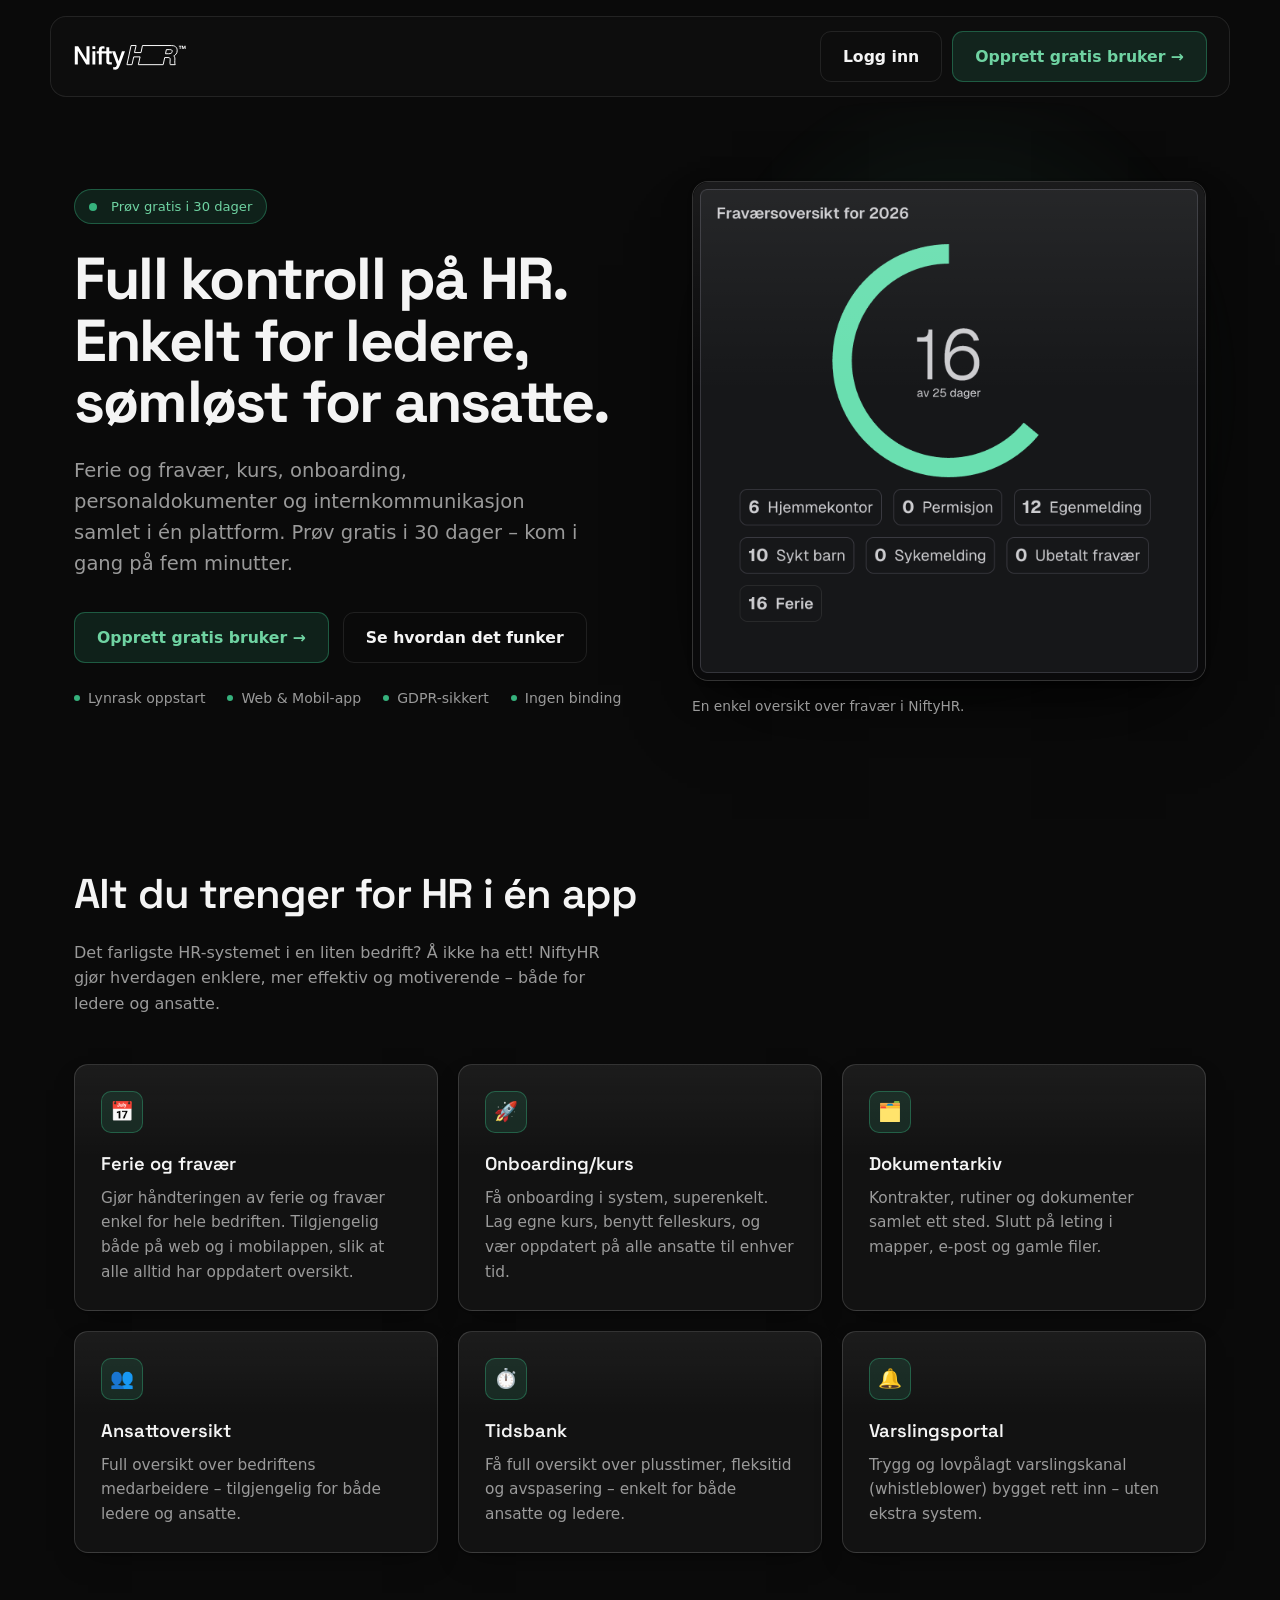
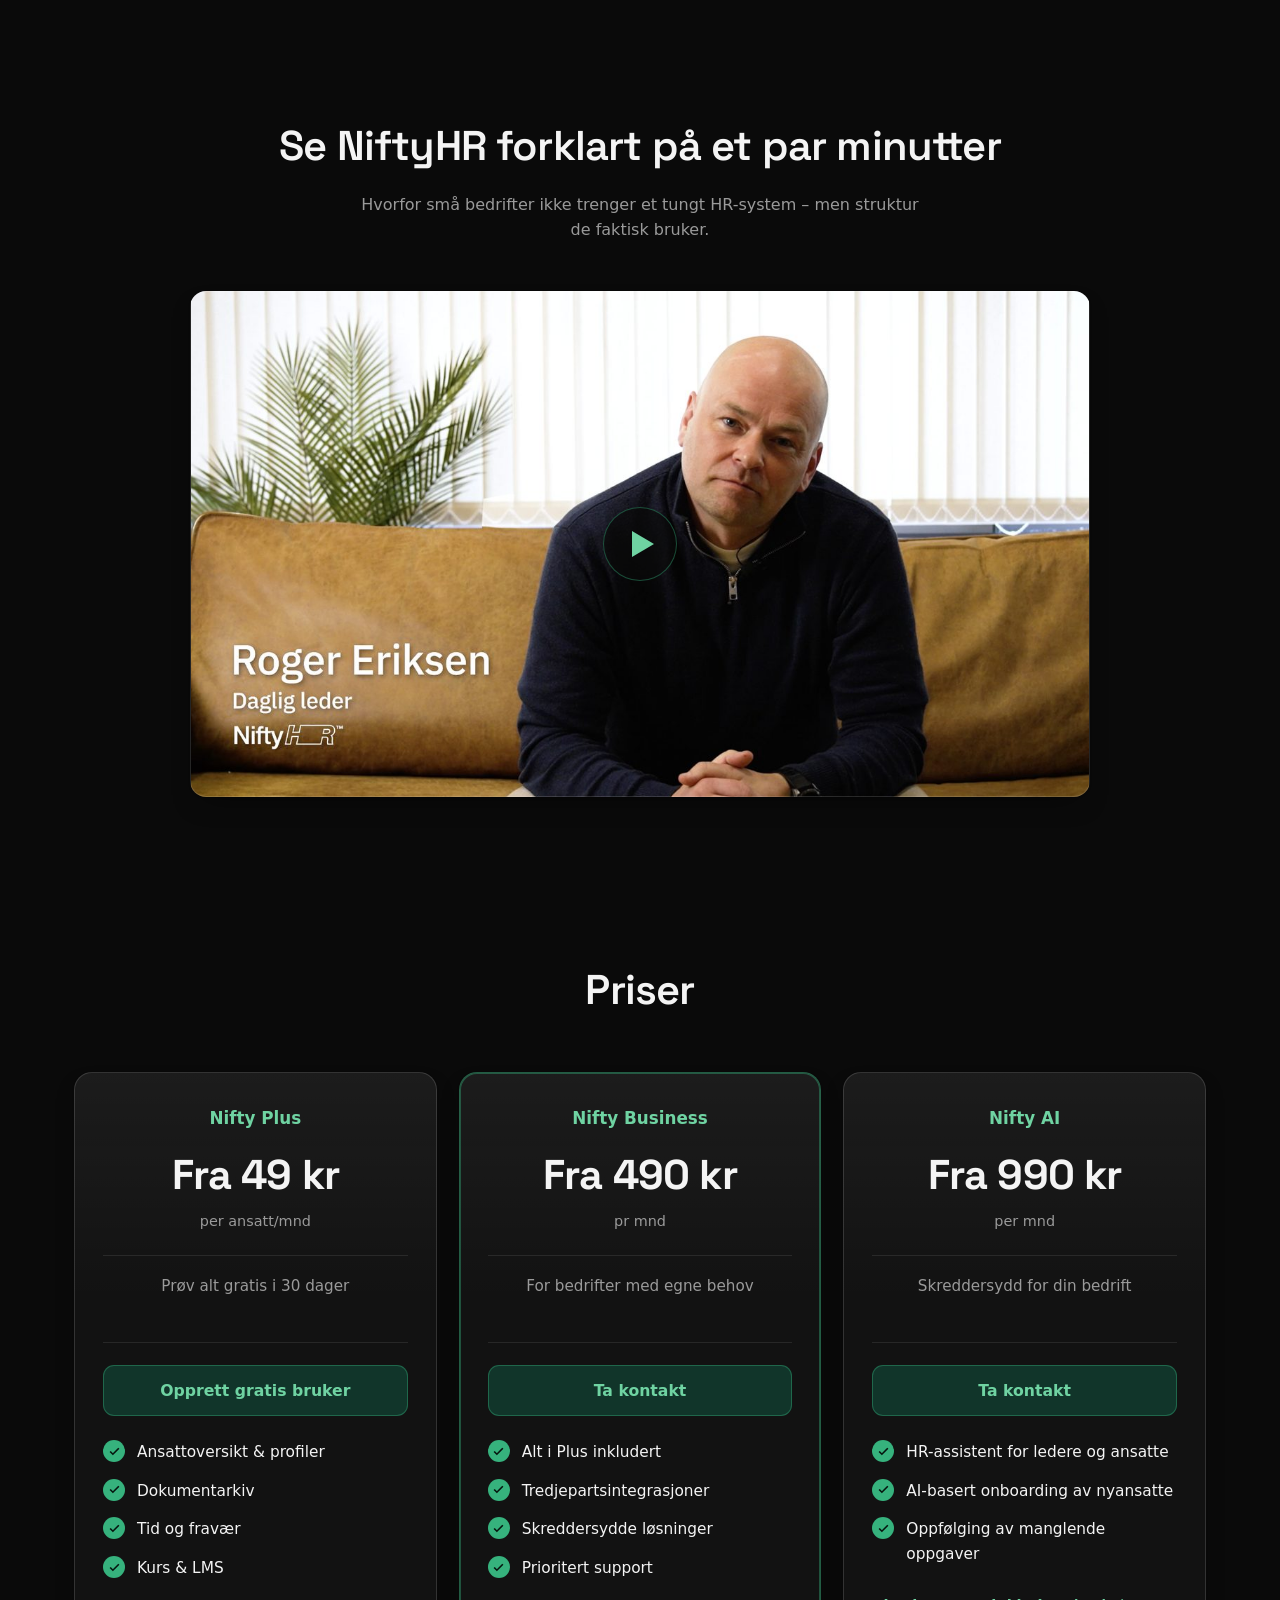
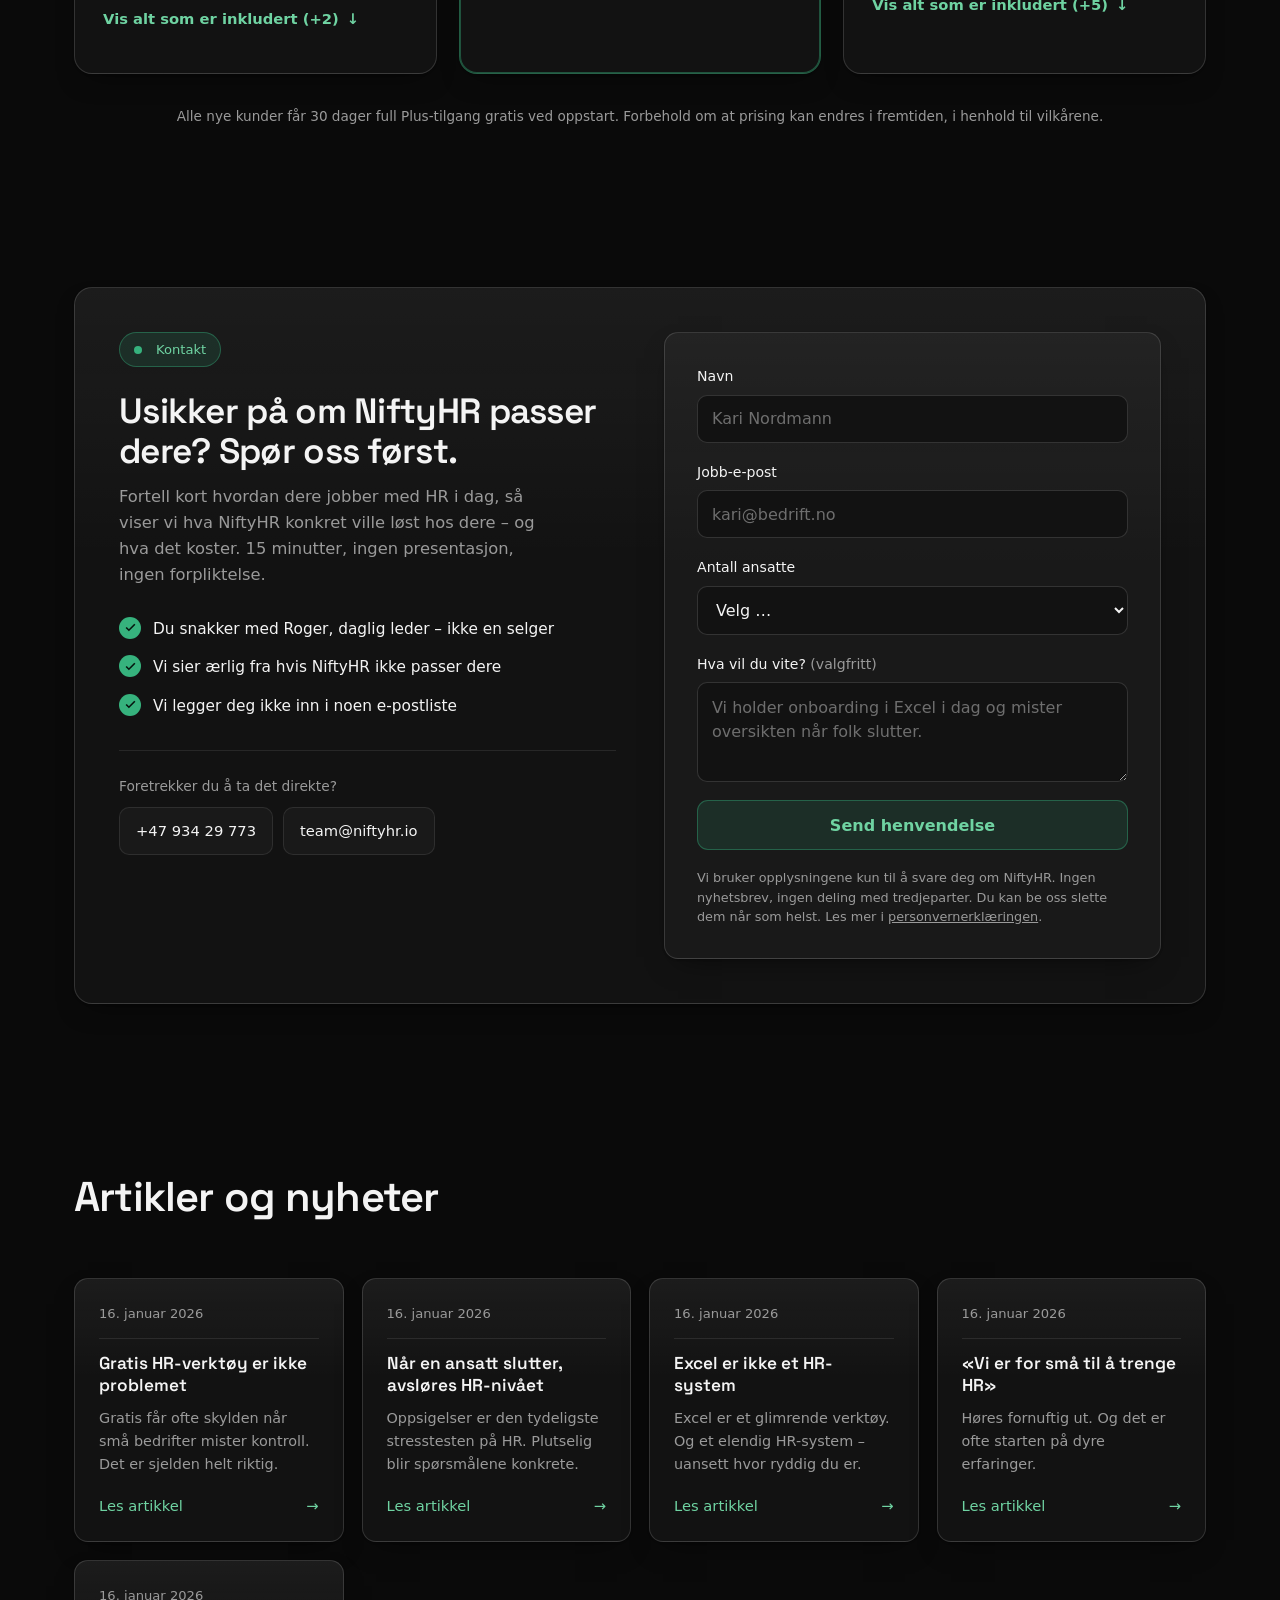
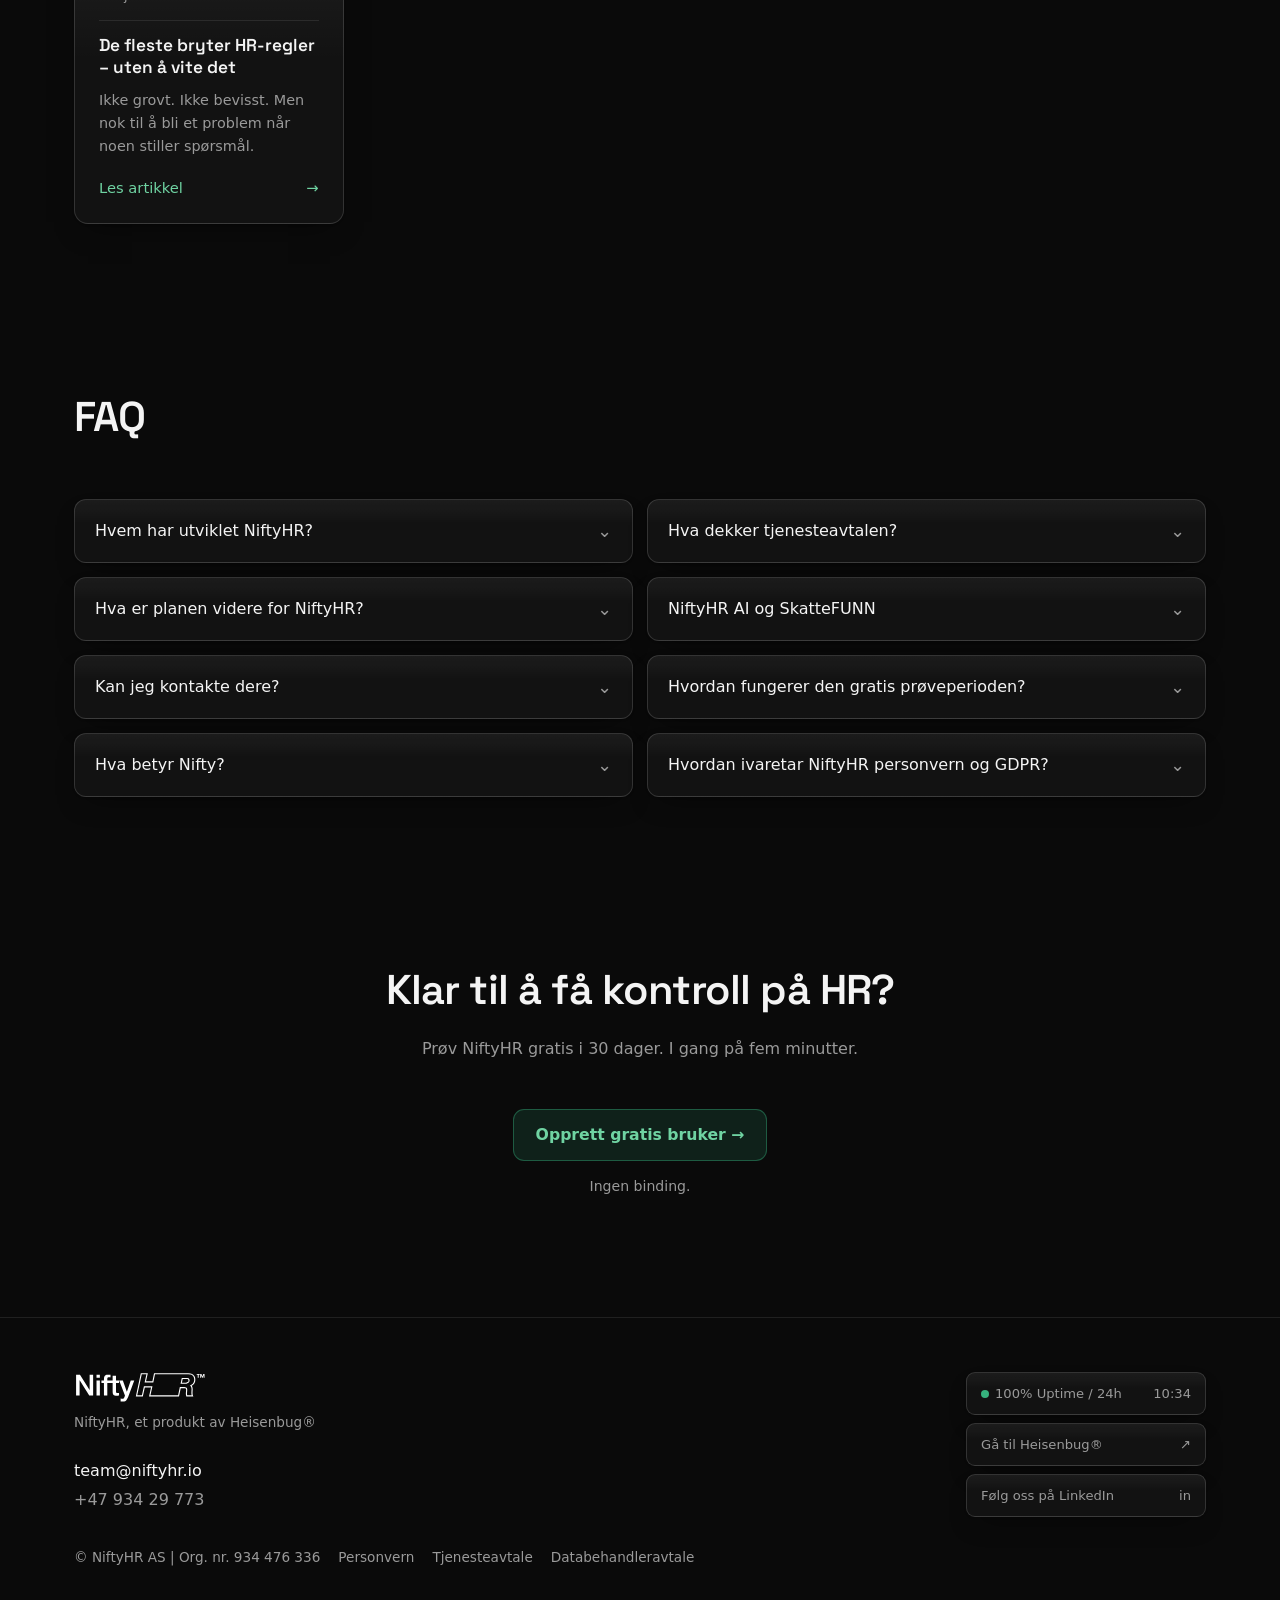
<file: index.html>
<!DOCTYPE html>
<html lang="no">
<head>
<meta charset="UTF-8">
<meta name="viewport" content="width=device-width, initial-scale=1.0">
<title>NiftyHR – Enkelt HR-system for små bedrifter. Gratis å starte.</title>
<meta name="description" content="Onboarding, ferie og fravær, dokumenter og ansattoversikt – samlet i én enkel app. Prøv gratis i 30 dager. Bygget for små og mellomstore bedrifter.">

<!-- OG-tags for deling på LinkedIn/Facebook -->
<meta property="og:title" content="NiftyHR – HR for små bedrifter">
<meta property="og:description" content="Enkelt HR-, onboarding- og fraværssystem. Prøv gratis i 30 dager.">
<meta property="og:type" content="website">
<meta property="og:url" content="https://niftyhr.no">
<link rel="canonical" href="https://niftyhr.no/">

<!-- Display-font (resten systemfont for rask lasting) -->
<link rel="preconnect" href="https://fonts.googleapis.com">
<link rel="preconnect" href="https://fonts.gstatic.com" crossorigin>
<link href="https://fonts.googleapis.com/css2?family=Space+Grotesk:wght@400;500;600;700&display=swap" rel="stylesheet">

<link rel="stylesheet" href="/style.css">

<!-- JSON-LD strukturert data -->
<script type="application/ld+json">
{
  "@context": "https://schema.org",
  "@graph": [
    {
      "@type": "Organization",
      "@id": "https://niftyhr.no/#organization",
      "name": "NiftyHR",
      "url": "https://niftyhr.no/",
      "logo": "https://niftyhr.no/niftyhr-logo.svg",
      "email": "team@niftyhr.io",
      "telephone": "+47 934 29 773",
      "description": "Enkelt, praktisk HR-system for små bedrifter uten HR-avdeling. Prøv gratis i 30 dager.",
      "sameAs": ["https://www.linkedin.com/company/nifty-hr/"],
      "parentOrganization": {
        "@type": "Organization",
        "name": "Heisenbug",
        "url": "https://heisenbug.no/"
      }
    },
    {
      "@type": "WebSite",
      "@id": "https://niftyhr.no/#website",
      "url": "https://niftyhr.no/",
      "name": "NiftyHR",
      "inLanguage": "no",
      "publisher": { "@id": "https://niftyhr.no/#organization" }
    }
  ]
}
</script>
</head>
<body>

  <!-- ============ Header ============ -->
  <div class="topbar">
    <div class="topbar-inner">
      <a class="logo-link" href="/" aria-label="NiftyHR"><img class="logo-img" src="/niftyhr-logo.svg" alt="NiftyHR"></a>
      <div class="cta-group">
        <a class="btn btn-ghost header-login" href="https://www.niftyhr.io/auth/login">Logg inn</a>
        <a class="btn btn-green" href="https://www.niftyhr.io/auth/sign-up">Opprett gratis bruker →</a>
      </div>
    </div>
  </div>

  <!-- ============ Hero ============ -->
  <section class="hero">
    <div class="wrap hero-grid">
      <div>
        <span class="eyebrow"><span class="dot"></span> Prøv gratis i 30 dager</span>
        <h1>Full kontroll på HR. Enkelt for ledere, sømløst for ansatte.</h1>
        <p class="lead">Ferie og fravær, kurs, onboarding, personaldokumenter og internkommunikasjon samlet i én plattform. Prøv gratis i 30 dager – kom i gang på fem minutter.</p>
        <div class="cta-row">
          <a class="btn btn-green" href="https://www.niftyhr.io/auth/sign-up">Opprett gratis bruker →</a>
          <a class="btn btn-ghost" href="#video">Se hvordan det funker</a>
        </div>
        <div class="trust">
          <span>Lynrask oppstart</span>
          <span>Web &amp; Mobil-app</span>
          <span>GDPR-sikkert</span>
          <span>Ingen binding</span>
        </div>
      </div>

      <!-- Ekte skjermbilde fra NiftyHR -->
      <figure class="shot" data-reveal data-reveal-delay="140">
        <div class="frame">
          <img src="/niftyhr-fravaersoversikt.png" width="1318" height="1282"
               alt="Fraværsoversikt for 2026 i NiftyHR: 16 av 25 feriedager brukt, fordelt på hjemmekontor, egenmelding, sykt barn og ferie"
               loading="eager" fetchpriority="high">
        </div>
        <figcaption>En enkel oversikt over fravær i NiftyHR.</figcaption>
      </figure>
    </div>
  </section>

  <!-- ============ Funksjoner ============ -->
  <section class="section">
    <div class="wrap">
      <div class="section-head">
        <h2>Alt du trenger for HR i én app</h2>
        <p>Det farligste HR-systemet i en liten bedrift? Å ikke ha ett! NiftyHR gjør hverdagen enklere, mer effektiv og motiverende – både for ledere og ansatte.</p>
      </div>
      <div class="feat-grid">
        <div class="feat" data-reveal>
          <div class="fic">📅</div>
          <h3>Ferie og fravær</h3>
          <p>Gjør håndteringen av ferie og fravær enkel for hele bedriften. Tilgjengelig både på web og i mobilappen, slik at alle alltid har oppdatert oversikt.</p>
        </div>
        <div class="feat" data-reveal>
          <div class="fic">🚀</div>
          <h3>Onboarding/kurs</h3>
          <p>Få onboarding i system, superenkelt. Lag egne kurs, benytt felleskurs, og vær oppdatert på alle ansatte til enhver tid.</p>
        </div>
        <div class="feat" data-reveal>
          <div class="fic">🗂️</div>
          <h3>Dokumentarkiv</h3>
          <p>Kontrakter, rutiner og dokumenter samlet ett sted. Slutt på leting i mapper, e-post og gamle filer.</p>
        </div>
        <div class="feat" data-reveal>
          <div class="fic">👥</div>
          <h3>Ansattoversikt</h3>
          <p>Full oversikt over bedriftens medarbeidere – tilgjengelig for både ledere og ansatte.</p>
        </div>
        <div class="feat" data-reveal>
          <div class="fic">⏱️</div>
          <h3>Tidsbank</h3>
          <p>Få full oversikt over plusstimer, fleksitid og avspasering – enkelt for både ansatte og ledere.</p>
        </div>
        <div class="feat" data-reveal>
          <div class="fic">🔔</div>
          <h3>Varslingsportal</h3>
          <p>Trygg og lovpålagt varslingskanal (whistleblower) bygget rett inn – uten ekstra system.</p>
        </div>
      </div>
    </div>
  </section>

  <!-- ============ Video ============ -->
  <section class="section video-sec" id="video">
    <div class="wrap">
      <div class="section-head">
        <h2>Se NiftyHR forklart på et par minutter</h2>
        <p>Hvorfor små bedrifter ikke trenger et tungt HR-system – men struktur de faktisk bruker.</p>
      </div>
      <!-- Klikk-for-å-spille: laster YouTube først ved klikk (raskere side) -->
      <div class="video" data-reveal id="ytPlayer"
           data-id="rPUGB4fkIVI"
           style="background-image:url('/video-poster.jpg')"
           role="button" tabindex="0" aria-label="Spill av video">
        <div class="play"></div>
      </div>
    </div>
  </section>

  <!-- ============ Priser ============ -->
  <section class="section" id="priser">
    <div class="wrap">
      <div class="section-head" style="text-align:center">
        <h2 style="margin:0 auto">Priser</h2>
      </div>
      <div class="price-grid">

        <div class="plan" data-reveal>
          <div class="tier">Nifty Plus</div>
          <div class="price">Fra 49 kr</div>
          <div class="per">per ansatt/mnd</div>
          <div class="who">Prøv alt gratis i 30 dager</div>
          <a class="btn btn-fill" href="https://www.niftyhr.io/auth/sign-up">Opprett gratis bruker</a>
          <ul>
            <li><span class="check"><svg viewBox="0 0 24 24"><polyline points="20 6 9 17 4 12"/></svg></span> Ansattoversikt &amp; profiler</li>
            <li><span class="check"><svg viewBox="0 0 24 24"><polyline points="20 6 9 17 4 12"/></svg></span> Dokumentarkiv</li>
            <li><span class="check"><svg viewBox="0 0 24 24"><polyline points="20 6 9 17 4 12"/></svg></span> Tid og fravær</li>
            <li><span class="check"><svg viewBox="0 0 24 24"><polyline points="20 6 9 17 4 12"/></svg></span> Kurs &amp; LMS</li>
          </ul>
          <div class="more" id="plus-mer" aria-hidden="true">
            <div>
              <ul>
                <li><span class="check"><svg viewBox="0 0 24 24"><polyline points="20 6 9 17 4 12"/></svg></span> Feed &amp; push-varsler</li>
                <li><span class="check"><svg viewBox="0 0 24 24"><polyline points="20 6 9 17 4 12"/></svg></span> Brukervennlig app</li>
              </ul>
            </div>
          </div>
          <button class="toggle" type="button" aria-expanded="false" aria-controls="plus-mer">
            <span class="label">Vis alt som er inkludert (+2)</span> <span class="arrow">↓</span>
          </button>
          <div class="grow"></div>
        </div>

        <div class="plan featured" data-reveal>
          <div class="tier">Nifty Business</div>
          <div class="price">Fra 490 kr</div>
          <div class="per">pr mnd</div>
          <div class="who">For bedrifter med egne behov</div>
          <a class="btn btn-fill" href="#kontakt">Ta kontakt</a>
          <ul>
            <li><span class="check"><svg viewBox="0 0 24 24"><polyline points="20 6 9 17 4 12"/></svg></span> Alt i Plus inkludert</li>
            <li><span class="check"><svg viewBox="0 0 24 24"><polyline points="20 6 9 17 4 12"/></svg></span> Tredjepartsintegrasjoner</li>
            <li><span class="check"><svg viewBox="0 0 24 24"><polyline points="20 6 9 17 4 12"/></svg></span> Skreddersydde løsninger</li>
            <li><span class="check"><svg viewBox="0 0 24 24"><polyline points="20 6 9 17 4 12"/></svg></span> Prioritert support</li>
          </ul>
          <div class="grow"></div>
        </div>

        <div class="plan" data-reveal>
          <div class="tier">Nifty AI</div>
          <div class="price">Fra 990 kr</div>
          <div class="per">per mnd</div>
          <div class="who">Skreddersydd for din bedrift</div>
          <a class="btn btn-fill" href="#kontakt">Ta kontakt</a>
          <ul>
            <li><span class="check"><svg viewBox="0 0 24 24"><polyline points="20 6 9 17 4 12"/></svg></span> HR-assistent for ledere og ansatte</li>
            <li><span class="check"><svg viewBox="0 0 24 24"><polyline points="20 6 9 17 4 12"/></svg></span> AI-basert onboarding av nyansatte</li>
            <li><span class="check"><svg viewBox="0 0 24 24"><polyline points="20 6 9 17 4 12"/></svg></span> Oppfølging av manglende oppgaver</li>
          </ul>
          <div class="more" id="ai-mer" aria-hidden="true">
            <div>
              <ul>
                <li><span class="check"><svg viewBox="0 0 24 24"><polyline points="20 6 9 17 4 12"/></svg></span> Generering av HR-dokumenter</li>
                <li><span class="check"><svg viewBox="0 0 24 24"><polyline points="20 6 9 17 4 12"/></svg></span> Organisasjonskunnskap og analyser</li>
                <li><span class="check"><svg viewBox="0 0 24 24"><polyline points="20 6 9 17 4 12"/></svg></span> Sykefraværsoppfølging</li>
                <li><span class="check"><svg viewBox="0 0 24 24"><polyline points="20 6 9 17 4 12"/></svg></span> Kompetansekartlegging</li>
                <li><span class="check"><svg viewBox="0 0 24 24"><polyline points="20 6 9 17 4 12"/></svg></span> Referat og oppfølging av medarbeidersamtaler</li>
              </ul>
            </div>
          </div>
          <button class="toggle" type="button" aria-expanded="false" aria-controls="ai-mer">
            <span class="label">Vis alt som er inkludert (+5)</span> <span class="arrow">↓</span>
          </button>
          <div class="grow"></div>
        </div>

      </div>
      <p class="price-note">Alle nye kunder får 30 dager full Plus-tilgang gratis ved oppstart. Forbehold om at prising kan endres i fremtiden, i henhold til vilkårene.</p>
    </div>
  </section>

  <!-- ============ Kontakt / leadfangst ============ -->
  <section class="section lead-sec" id="kontakt">
    <div class="wrap">
      <div class="lead-card" data-reveal>

        <div>
          <span class="eyebrow"><span class="dot"></span> Kontakt</span>
          <h2>Usikker på om NiftyHR passer dere? Spør oss først.</h2>
          <p class="lead-intro">Fortell kort hvordan dere jobber med HR i dag, så viser vi hva NiftyHR konkret ville løst hos dere – og hva det koster. 15 minutter, ingen presentasjon, ingen forpliktelse.</p>
          <div class="lead-points">
            <div><span class="check"><svg viewBox="0 0 24 24"><polyline points="20 6 9 17 4 12"/></svg></span> Du snakker med Roger, daglig leder – ikke en selger</div>
            <div><span class="check"><svg viewBox="0 0 24 24"><polyline points="20 6 9 17 4 12"/></svg></span> Vi sier ærlig fra hvis NiftyHR ikke passer dere</div>
            <div><span class="check"><svg viewBox="0 0 24 24"><polyline points="20 6 9 17 4 12"/></svg></span> Vi legger deg ikke inn i noen e-postliste</div>
          </div>
          <div class="lead-direct">
            <p>Foretrekker du å ta det direkte?</p>
            <div class="links">
              <a href="tel:+4793429773">+47 934 29 773</a>
              <a href="mailto:team@niftyhr.io">team@niftyhr.io</a>
            </div>
          </div>
        </div>

        <div class="lead-form-wrap">
          <form class="lead-form" id="leadForm" novalidate>
            <!-- Web3Forms: bytt access key til din egen fra web3forms.com -->
            <input type="hidden" name="access_key" value="6b242301-81c9-42a8-845d-8fa66ffb4353">
            <input type="hidden" name="subject" value="Ny henvendelse fra niftyhr.no">
            <input type="hidden" name="from_name" value="niftyhr.no">

            <div class="field">
              <label for="lf-navn">Navn</label>
              <input id="lf-navn" name="name" type="text" required autocomplete="name" placeholder="Kari Nordmann">
            </div>
            <div class="field">
              <label for="lf-epost">Jobb-e-post</label>
              <input id="lf-epost" name="email" type="email" required autocomplete="email" placeholder="kari@bedrift.no">
            </div>
            <div class="field">
              <label for="lf-ansatte">Antall ansatte</label>
              <select id="lf-ansatte" name="ansatte" required>
                <option value="">Velg …</option>
                <option value="1-5">1–5</option>
                <option value="6-15">6–15</option>
                <option value="16-30">16–30</option>
                <option value="31-50">31–50</option>
                <option value="50+">Over 50</option>
              </select>
            </div>
            <div class="field">
              <label for="lf-melding">Hva vil du vite? <span>(valgfritt)</span></label>
              <textarea id="lf-melding" name="melding" rows="3" placeholder="Vi holder onboarding i Excel i dag og mister oversikten når folk slutter."></textarea>
            </div>

            <!-- Honeypot: skjult felt som bare bots fyller ut -->
            <input class="hp" type="text" name="botcheck" tabindex="-1" autocomplete="off" aria-hidden="true">

            <button class="btn btn-green" type="submit" id="leadBtn">Send henvendelse</button>
            <p class="lead-error" id="leadError" hidden>Noe gikk galt. Send oss gjerne en e-post på team@niftyhr.io i stedet.</p>
            <p class="lead-privacy">Vi bruker opplysningene kun til å svare deg om NiftyHR. Ingen nyhetsbrev, ingen deling med tredjeparter. Du kan be oss slette dem når som helst. Les mer i <a href="/betingelser/personvernerklaering.html">personvernerklæringen</a>.</p>
          </form>

          <div class="lead-thanks" id="leadThanks" hidden>
            <span class="tick">✓</span>
            <h3>Takk – meldingen er sendt.</h3>
            <p>Vi tar kontakt så snart vi kan. Vil du ikke vente, kan du opprette bruker og se deg rundt med en gang.</p>
            <a class="btn btn-fill" style="width:auto" href="https://www.niftyhr.io/auth/sign-up">Opprett gratis bruker →</a>
          </div>
        </div>

      </div>
    </div>
  </section>

  <!-- ============ Artikler ============ -->
  <section class="section">
    <div class="wrap">
      <div class="section-head"><h2>Artikler og nyheter</h2></div>
<div class="art-grid">
  <a class="art" data-reveal href="/posts/gratis-hr-verktoy-er-ikke-problemet-manglende-strategi-er.html">
    <div class="date">16. januar 2026</div>
    <h3>Gratis HR-verktøy er ikke problemet</h3>
    <p>Gratis får ofte skylden når små bedrifter mister kontroll. Det er sjelden helt riktig.</p>
    <span class="read">Les artikkel <span>→</span></span>
  </a>
  <a class="art" data-reveal href="/posts/nar-en-ansatt-slutter-avslores-hr-nivaet-i-bedriften.html">
    <div class="date">16. januar 2026</div>
    <h3>Når en ansatt slutter, avsløres HR-nivået</h3>
    <p>Oppsigelser er den tydeligste stresstesten på HR. Plutselig blir spørsmålene konkrete.</p>
    <span class="read">Les artikkel <span>→</span></span>
  </a>
  <a class="art" data-reveal href="/posts/excel-er-ikke-et-hr-system-uansett-hvor-ryddig-du-er.html">
    <div class="date">16. januar 2026</div>
    <h3>Excel er ikke et HR-system</h3>
    <p>Excel er et glimrende verktøy. Og et elendig HR-system – uansett hvor ryddig du er.</p>
    <span class="read">Les artikkel <span>→</span></span>
  </a>
  <a class="art" data-reveal href="/posts/vi-er-for-sma-til-a-trenge-hr-den-dyreste-misforstaelsen.html">
    <div class="date">16. januar 2026</div>
    <h3>«Vi er for små til å trenge HR»</h3>
    <p>Høres fornuftig ut. Og det er ofte starten på dyre erfaringer.</p>
    <span class="read">Les artikkel <span>→</span></span>
  </a>
  <a class="art" data-reveal href="/posts/de-fleste-sma-bedrifter-bryter-hr-regler-uten-a-vite-det.html">
    <div class="date">16. januar 2026</div>
    <h3>De fleste bryter HR-regler – uten å vite det</h3>
    <p>Ikke grovt. Ikke bevisst. Men nok til å bli et problem når noen stiller spørsmål.</p>
    <span class="read">Les artikkel <span>→</span></span>
  </a>
</div>
    </div>
  </section>

  <!-- ============ FAQ ============ -->
  <section class="section">
    <div class="wrap">
      <div class="section-head"><h2>FAQ</h2></div>
      <div class="faq-grid">
        <details data-reveal>
          <summary>Hvem har utviklet NiftyHR?</summary>
          <div class="ans">NiftyHR er utviklet av Heisenbug AS, et norsk teknologimiljø. Systemet driftes og videreutvikles som eget produkt for små og mellomstore bedrifter.</div>
        </details>
        <details data-reveal>
          <summary>Hva dekker tjenesteavtalen?</summary>
          <div class="ans">Tilgang til NiftyHR med løpende drift, oppdateringer og sikker lagring av data. Detaljer finner du i vilkårene.</div>
        </details>
        <details data-reveal>
          <summary>Hva er planen videre for NiftyHR?</summary>
          <div class="ans">Vi gjør NiftyHR enklere og smartere. Neste steg er praktisk AI-støtte i hverdagen gjennom Agent44 – en operativ AI-medarbeider som hjelper ledere med oppfølging, dokumenter og HR-oppgaver.</div>
        </details>
        <details data-reveal>
          <summary>NiftyHR AI og SkatteFUNN</summary>
          <div class="ans">
            <p>NiftyHR har fått godkjent støtte fra SkatteFUNN for utvikling av trygg AI innen HR – gjennom prosjektet «Utvikling av KI-baserte metoder for automatisert gjennomføring av HR-prosesser i små virksomheter».</p>
            <p>Der tradisjonelle HR-systemer ofte bare fungerer som passive arkiver for oppbevaring av dokumenter, tar vi i NiftyHR steget videre. Med Nifty AI bygger vi intelligent teknologi som ikke bare organiserer informasjon, men som faktisk hjelper bedriften med å gjennomføre de operative HR-oppgavene.</p>
            <p>Prosjektet har særlig fokus på å automatisere krevende prosesser som onboarding, opplæring og oppfølging av ansatte. Ved å sette de strengeste krav til presisjon, kontroll og etterprøvbarhet i alle automatiserte steg, sikrer vi at små og mellomstore bedrifter får tilgang til trygg AI og samme profesjonelle HR-håndtering som store konsern – helt uten komplisert administrasjon.</p>
            <p>SkatteFUNN-godkjenningen er et viktig kvalitetsstempel. Det gir deg som kunde en trygghet på at du investerer i nyskapende, trygg og kontinuerlig videreutviklet norsk HR-teknologi.</p>
          </div>
        </details>
        <details data-reveal>
          <summary>Kan jeg kontakte dere?</summary>
          <div class="ans">Ja – send oss en e-post på team@niftyhr.io eller ring +47 934 29 773. Vi svarer gjerne.</div>
        </details>
        <details data-reveal>
          <summary>Hvordan fungerer den gratis prøveperioden?</summary>
          <div class="ans">Alle nye kunder får 30 dager med full tilgang gratis og uten binding. Slik kan dere teste NiftyHR i praksis før dere velger plan. Etter prøveperioden fortsetter dere på den planen som passer dere best.</div>
        </details>
        <details data-reveal>
          <summary>Hva betyr Nifty?</summary>
          <div class="ans">«Nifty» betyr smart, praktisk og lett å bruke – akkurat slik HR bør være for en liten bedrift.</div>
        </details>
        <details data-reveal>
          <summary>Hvordan ivaretar NiftyHR personvern og GDPR?</summary>
          <div class="ans">NiftyHR er bygget for å ivareta personvern. Persondata behandles i tråd med GDPR, og du styrer selv roller og tilgang i systemet.</div>
        </details>
      </div>
    </div>
  </section>

  <!-- ============ Slutt-CTA ============ -->
  <section class="section end">
    <div class="wrap">
      <div class="section-head">
        <h2>Klar til å få kontroll på HR?</h2>
        <p>Prøv NiftyHR gratis i 30 dager. I gang på fem minutter.</p>
      </div>
      <div class="cta-row">
        <a class="btn btn-green" href="https://www.niftyhr.io/auth/sign-up">Opprett gratis bruker →</a>
      </div>
      <p style="color:var(--muted);font-size:.88rem;margin-top:14px">Ingen binding.</p>
    </div>
  </section>

  <!-- ============ Footer ============ -->
  <footer>
    <div class="wrap">
      <div class="foot-grid">
        <div class="foot-left">
          <img class="logo-img" src="/niftyhr-logo.svg" alt="NiftyHR" style="height:30px;margin-bottom:10px">
          <div class="foot-tag">NiftyHR, et produkt av Heisenbug®</div>
          <div class="foot-contact">
            <a href="mailto:team@niftyhr.io">team@niftyhr.io</a>
            <a class="phone" href="tel:+4793429773">+47 934 29 773</a>
          </div>
        </div>
        <div class="status">
          <div><span><span class="dot"></span>100% Uptime / 24h</span><span>10:34</span></div>
          <a href="https://heisenbug.no/">Gå til Heisenbug® <span>↗</span></a>
          <a href="https://www.linkedin.com/company/nifty-hr/">Følg oss på LinkedIn <span>in</span></a>
        </div>
      </div>
      <div class="foot-bottom">
        <span>© NiftyHR AS | Org. nr. 934 476 336</span>
        <a href="/betingelser/personvernerklaering.html">Personvern</a>
        <a href="/betingelser/tjenesteavtale.html">Tjenesteavtale</a>
        <a href="/betingelser/databehandleravtale.html">Databehandleravtale</a>
      </div>
    </div>
  </footer>

  <script>
    // Klikk-for-å-spille YouTube (laster ikke iframe før brukeren vil se den)
    (function(){
      var p = document.getElementById('ytPlayer');
      function play(){
        var id = p.getAttribute('data-id');
        p.innerHTML = '<iframe src="https://www.youtube-nocookie.com/embed/'+id+'?autoplay=1&rel=0" '+
          'title="NiftyHR video" allow="autoplay;encrypted-media;picture-in-picture" '+
          'allowfullscreen></iframe>';
      }
      p.addEventListener('click', play);
      p.addEventListener('keydown', function(e){ if(e.key==='Enter'||e.key===' '){ e.preventDefault(); play(); }});
    })();
  </script>

  <script>
    // Leadskjema: sender til Web3Forms uten sidelast, viser takke-tilstand
    (function(){
      var f = document.getElementById('leadForm');
      if(!f) return;
      var btn = document.getElementById('leadBtn');
      var err = document.getElementById('leadError');
      var thanks = document.getElementById('leadThanks');

      f.addEventListener('submit', function(e){
        e.preventDefault();
        if(!f.checkValidity()){ f.reportValidity(); return; }
        err.hidden = true;
        btn.disabled = true;
        btn.textContent = 'Sender …';

        fetch('https://api.web3forms.com/submit', {
          method: 'POST',
          headers: { 'Accept': 'application/json' },
          body: new FormData(f)
        })
        .then(function(r){ return r.json(); })
        .then(function(d){
          if(d.success){ f.hidden = true; thanks.hidden = false; }
          else { throw new Error('feil'); }
        })
        .catch(function(){
          err.hidden = false;
          btn.disabled = false;
          btn.textContent = 'Send henvendelse';
        });
      });
    })();
  </script>

  <script>
    // Nedtrekk i priskort: åpner/lukker resten av inkludert-listen
    (function(){
      document.querySelectorAll('.plan .toggle').forEach(function(btn){
        var plan  = btn.closest('.plan');
        var panel = document.getElementById(btn.getAttribute('aria-controls'));
        var label = btn.querySelector('.label');
        var lukket = label.textContent;             // «Vis alt som er inkludert (+N)»
        btn.addEventListener('click', function(){
          var open = plan.classList.toggle('open');
          btn.setAttribute('aria-expanded', open ? 'true' : 'false');
          panel.setAttribute('aria-hidden', open ? 'false' : 'true');
          label.textContent = open ? 'Vis mindre' : lukket;
        });
      });
    })();
  </script>

  <script>
    // Scroll-avsløring: elementene glir opp og fades inn én gang, radvis
    (function(){
      var els = Array.prototype.slice.call(document.querySelectorAll('[data-reveal]'));
      if (!els.length) return;

      var dempet = window.matchMedia('(prefers-reduced-motion: reduce)').matches;
      if (dempet || !('IntersectionObserver' in window)) return;   // alt forblir synlig

      document.documentElement.classList.add('js-anim');

      // Forskyvning innenfor hver gruppe søsken, så rader ruller inn etter hverandre
      var teller = new Map();
      els.forEach(function(el){
        var p = el.parentElement;
        var i = teller.get(p) || 0;
        teller.set(p, i + 1);
        el.dataset.i = i;
      });

      var io, puls;
      function start(el){
        if (el.dataset.vist) return;
        el.dataset.vist = '1';
        var d = Number(el.dataset.revealDelay || 0) + Number(el.dataset.i || 0) * 70;
        setTimeout(function(){ el.classList.add('inn'); }, d);
        if (io) io.unobserve(el);
      }

      io = new IntersectionObserver(function(rader){
        rader.forEach(function(r){
          // Ta også elementer som alt har passert over toppen av vinduet
          if (r.isIntersecting || r.boundingClientRect.top < 0) start(r.target);
        });
      }, { threshold: 0 });
      els.forEach(function(el){ io.observe(el); });

      // Sikkerhetsnett: fanger elementer som hoppes over ved raske sveip,
      // ankerhopp fra menyen og lasting med #hash i URL-en
      function feie(){
        var igjen = 0;
        els.forEach(function(el){
          if (el.dataset.vist) return;
          if (el.getBoundingClientRect().top < window.innerHeight) start(el);
          else igjen++;
        });
        if (!igjen) {
          window.removeEventListener('scroll', feie);
          window.removeEventListener('resize', feie);
          clearInterval(puls);
        }
      }
      window.addEventListener('scroll', feie, { passive: true });
      window.addEventListener('resize', feie);
      puls = setInterval(feie, 500);
      feie();
    })();
  </script>

</body>
</html>
</file>
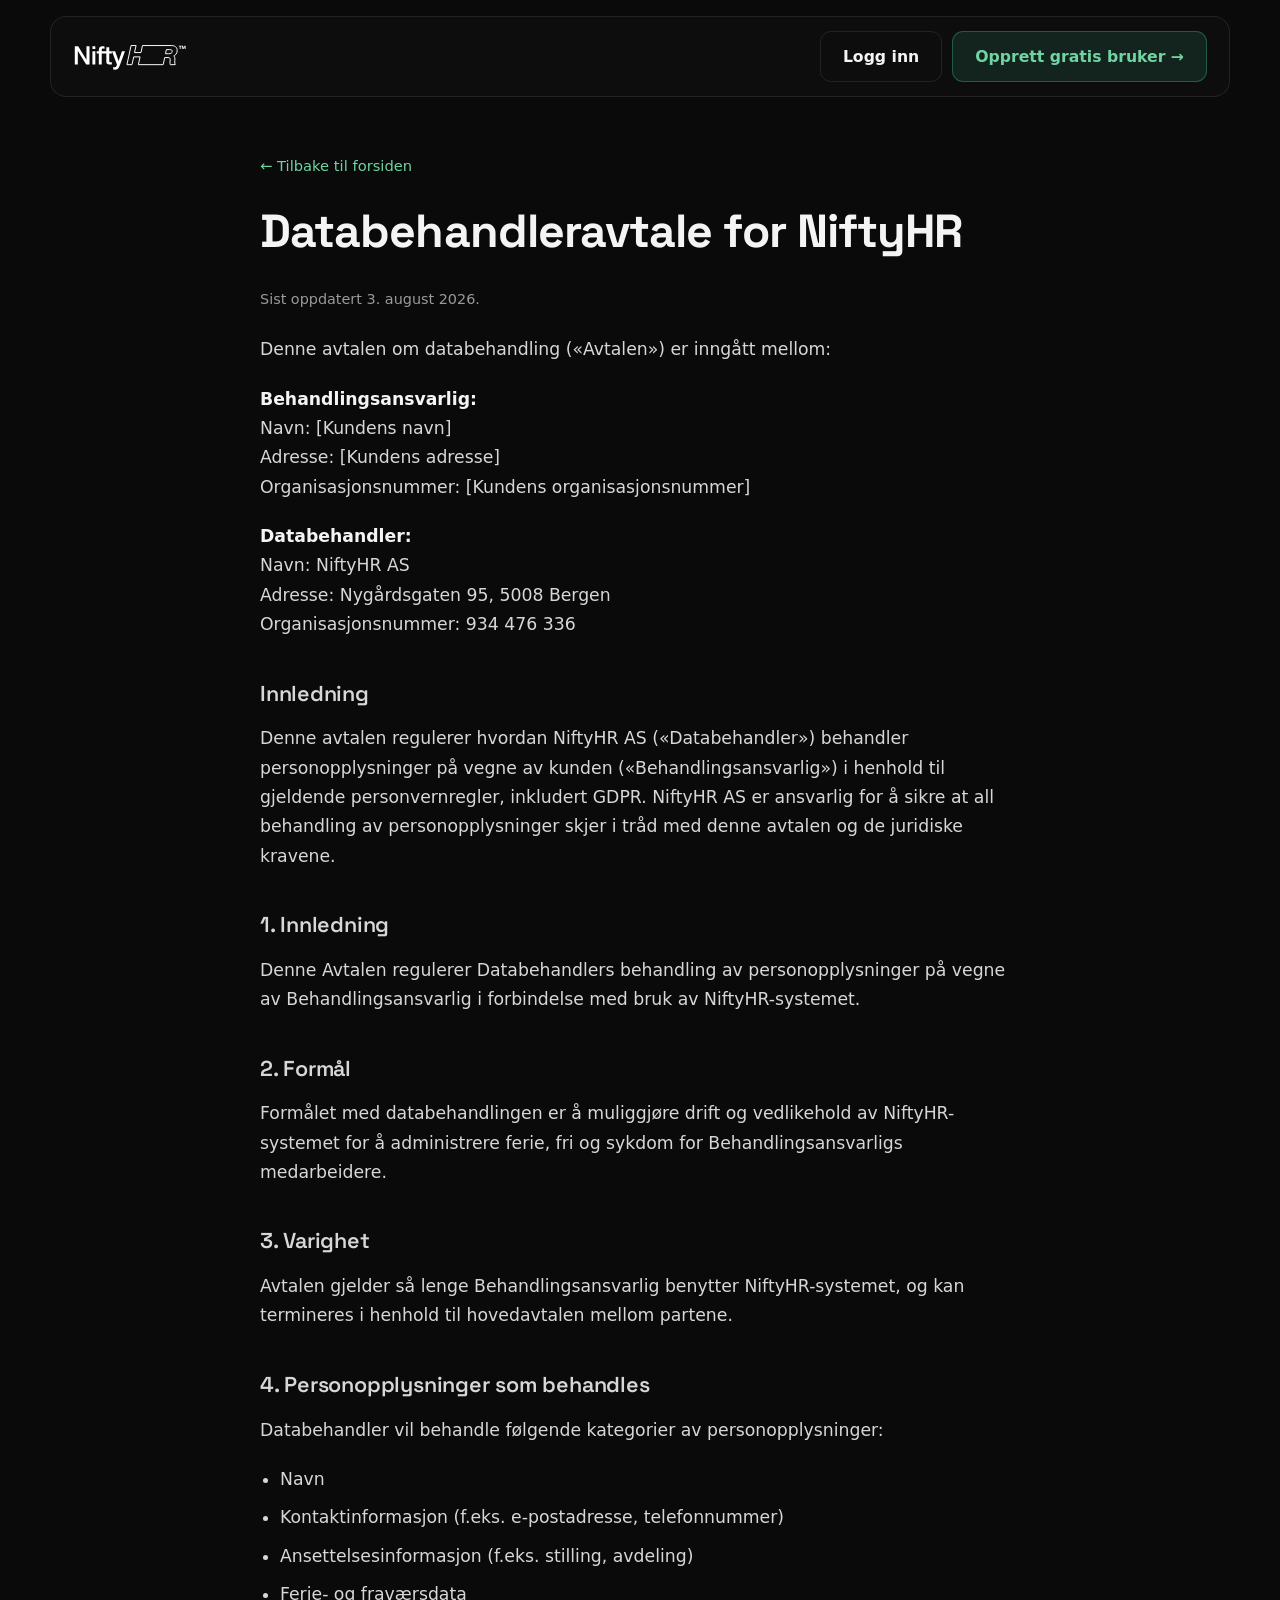
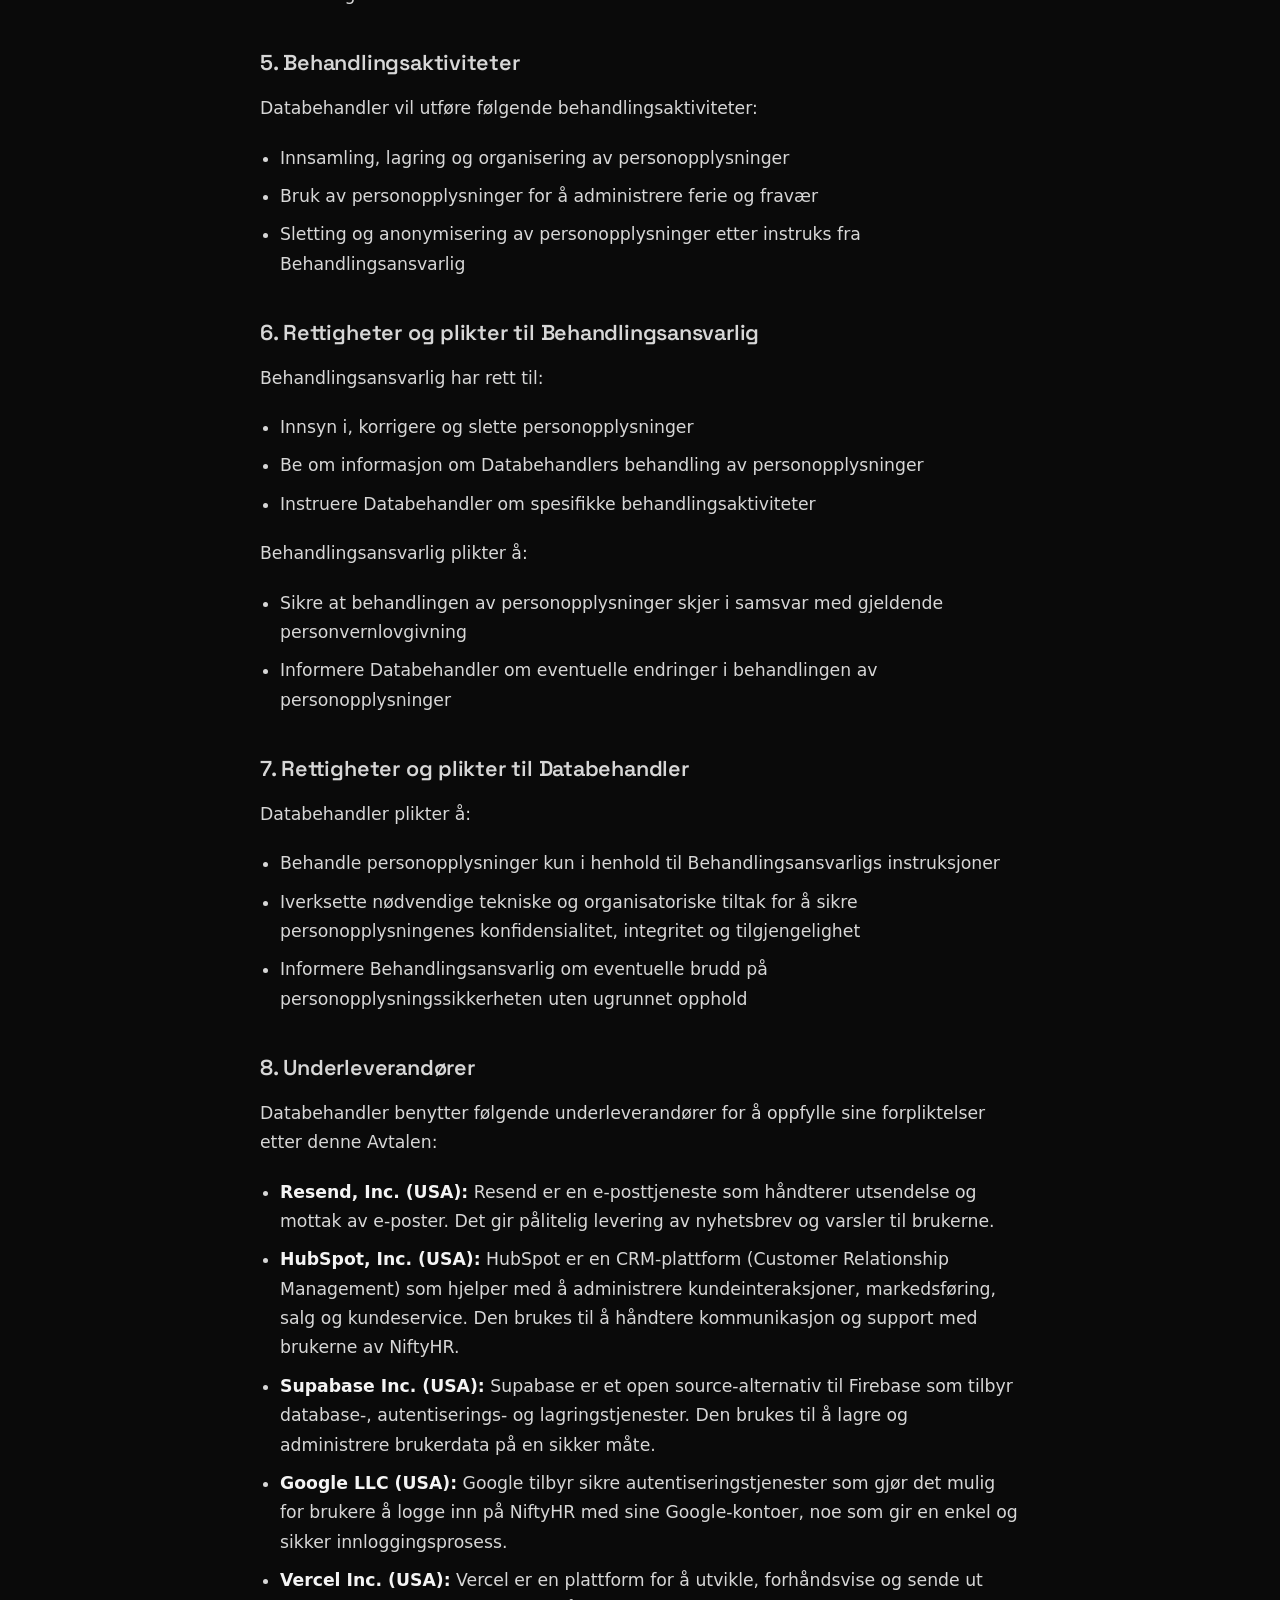
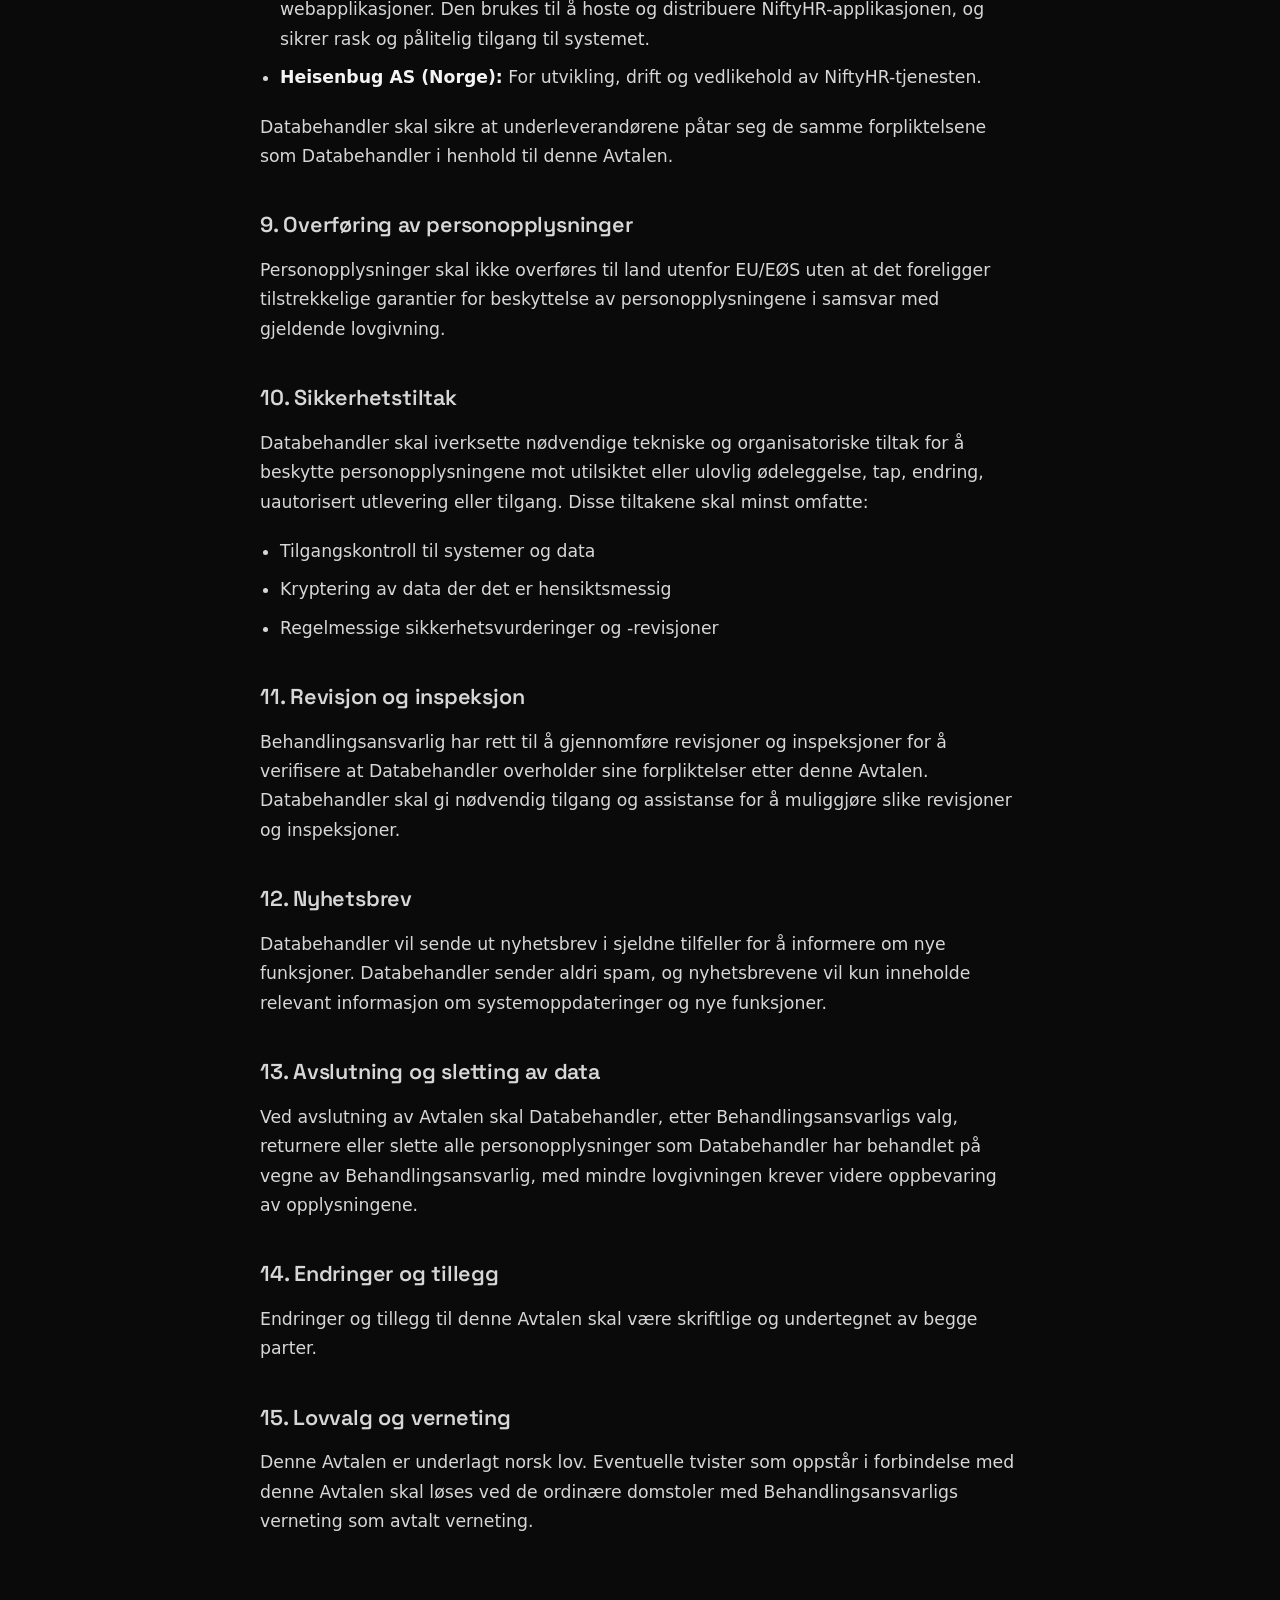
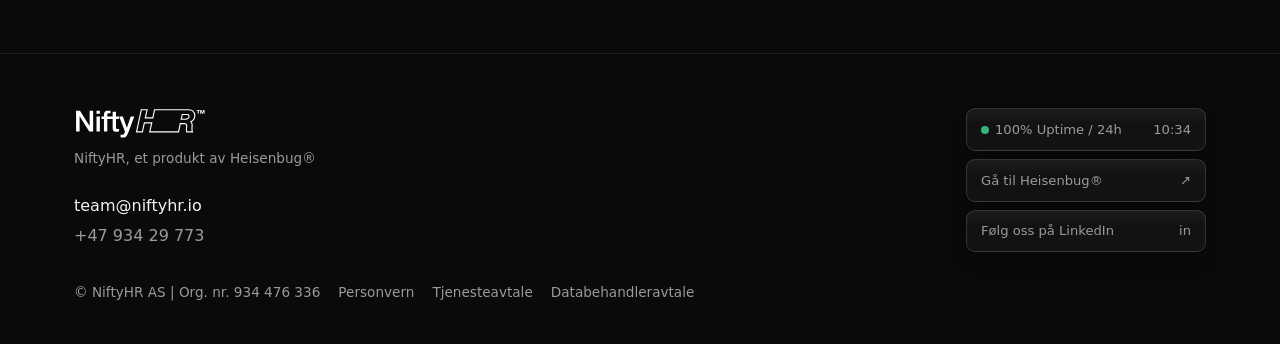
<file: betingelser/databehandleravtale.html>
<!DOCTYPE html>
<html lang="no">
<head>
<meta charset="UTF-8">
<meta name="viewport" content="width=device-width, initial-scale=1.0">
<title>Databehandleravtale – NiftyHR</title>
<meta name="description" content="Databehandleravtale for NiftyHR – hvordan NiftyHR AS behandler personopplysninger på vegne av kunden i henhold til GDPR.">
<meta property="og:title" content="Databehandleravtale – NiftyHR">
<meta property="og:description" content="Databehandleravtale for NiftyHR i henhold til GDPR.">
<meta property="og:type" content="article">
<meta property="og:url" content="https://niftyhr.no/betingelser/databehandleravtale.html">
<link rel="canonical" href="https://niftyhr.no/betingelser/databehandleravtale.html">
<link rel="preconnect" href="https://fonts.googleapis.com">
<link rel="preconnect" href="https://fonts.gstatic.com" crossorigin>
<link href="https://fonts.googleapis.com/css2?family=Space+Grotesk:wght@400;500;600;700&display=swap" rel="stylesheet">
<link rel="stylesheet" href="/style.css">
</head>
<body>

  <!-- ============ Header ============ -->
  <div class="topbar">
    <div class="topbar-inner">
      <a class="logo-link" href="/" aria-label="NiftyHR"><img class="logo-img" src="/niftyhr-logo.svg" alt="NiftyHR"></a>
      <div class="cta-group">
        <a class="btn btn-ghost header-login" href="https://www.niftyhr.io/auth/login">Logg inn</a>
        <a class="btn btn-green" href="https://www.niftyhr.io/auth/sign-up">Opprett gratis bruker →</a>
      </div>
    </div>
  </div>

  <article class="post wrap">
    <a class="back" href="/">← Tilbake til forsiden</a>
    <h1>Databehandleravtale for NiftyHR</h1>
    <div class="body">
      <p class="updated">Sist oppdatert 3. august 2026.</p>

      <p>Denne avtalen om databehandling («Avtalen») er inngått mellom:</p>
      <p><strong>Behandlingsansvarlig:</strong><br>
      Navn: [Kundens navn]<br>
      Adresse: [Kundens adresse]<br>
      Organisasjonsnummer: [Kundens organisasjonsnummer]</p>
      <p><strong>Databehandler:</strong><br>
      Navn: NiftyHR AS<br>
      Adresse: Nygårdsgaten 95, 5008 Bergen<br>
      Organisasjonsnummer: 934 476 336</p>

      <h2>Innledning</h2>
      <p>Denne avtalen regulerer hvordan NiftyHR AS («Databehandler») behandler personopplysninger på vegne av kunden («Behandlingsansvarlig») i henhold til gjeldende personvernregler, inkludert GDPR. NiftyHR AS er ansvarlig for å sikre at all behandling av personopplysninger skjer i tråd med denne avtalen og de juridiske kravene.</p>

      <h2>1. Innledning</h2>
      <p>Denne Avtalen regulerer Databehandlers behandling av personopplysninger på vegne av Behandlingsansvarlig i forbindelse med bruk av NiftyHR-systemet.</p>

      <h2>2. Formål</h2>
      <p>Formålet med databehandlingen er å muliggjøre drift og vedlikehold av NiftyHR-systemet for å administrere ferie, fri og sykdom for Behandlingsansvarligs medarbeidere.</p>

      <h2>3. Varighet</h2>
      <p>Avtalen gjelder så lenge Behandlingsansvarlig benytter NiftyHR-systemet, og kan termineres i henhold til hovedavtalen mellom partene.</p>

      <h2>4. Personopplysninger som behandles</h2>
      <p>Databehandler vil behandle følgende kategorier av personopplysninger:</p>
      <ul>
        <li>Navn</li>
        <li>Kontaktinformasjon (f.eks. e-postadresse, telefonnummer)</li>
        <li>Ansettelsesinformasjon (f.eks. stilling, avdeling)</li>
        <li>Ferie- og fraværsdata</li>
      </ul>

      <h2>5. Behandlingsaktiviteter</h2>
      <p>Databehandler vil utføre følgende behandlingsaktiviteter:</p>
      <ul>
        <li>Innsamling, lagring og organisering av personopplysninger</li>
        <li>Bruk av personopplysninger for å administrere ferie og fravær</li>
        <li>Sletting og anonymisering av personopplysninger etter instruks fra Behandlingsansvarlig</li>
      </ul>

      <h2>6. Rettigheter og plikter til Behandlingsansvarlig</h2>
      <p>Behandlingsansvarlig har rett til:</p>
      <ul>
        <li>Innsyn i, korrigere og slette personopplysninger</li>
        <li>Be om informasjon om Databehandlers behandling av personopplysninger</li>
        <li>Instruere Databehandler om spesifikke behandlingsaktiviteter</li>
      </ul>
      <p>Behandlingsansvarlig plikter å:</p>
      <ul>
        <li>Sikre at behandlingen av personopplysninger skjer i samsvar med gjeldende personvernlovgivning</li>
        <li>Informere Databehandler om eventuelle endringer i behandlingen av personopplysninger</li>
      </ul>

      <h2>7. Rettigheter og plikter til Databehandler</h2>
      <p>Databehandler plikter å:</p>
      <ul>
        <li>Behandle personopplysninger kun i henhold til Behandlingsansvarligs instruksjoner</li>
        <li>Iverksette nødvendige tekniske og organisatoriske tiltak for å sikre personopplysningenes konfidensialitet, integritet og tilgjengelighet</li>
        <li>Informere Behandlingsansvarlig om eventuelle brudd på personopplysningssikkerheten uten ugrunnet opphold</li>
      </ul>

      <h2>8. Underleverandører</h2>
      <p>Databehandler benytter følgende underleverandører for å oppfylle sine forpliktelser etter denne Avtalen:</p>
      <ul>
        <li><strong>Resend, Inc. (USA):</strong> Resend er en e-posttjeneste som håndterer utsendelse og mottak av e-poster. Det gir pålitelig levering av nyhetsbrev og varsler til brukerne.</li>
        <li><strong>HubSpot, Inc. (USA):</strong> HubSpot er en CRM-plattform (Customer Relationship Management) som hjelper med å administrere kundeinteraksjoner, markedsføring, salg og kundeservice. Den brukes til å håndtere kommunikasjon og support med brukerne av NiftyHR.</li>
        <li><strong>Supabase Inc. (USA):</strong> Supabase er et open source-alternativ til Firebase som tilbyr database-, autentiserings- og lagringstjenester. Den brukes til å lagre og administrere brukerdata på en sikker måte.</li>
        <li><strong>Google LLC (USA):</strong> Google tilbyr sikre autentiseringstjenester som gjør det mulig for brukere å logge inn på NiftyHR med sine Google-kontoer, noe som gir en enkel og sikker innloggingsprosess.</li>
        <li><strong>Vercel Inc. (USA):</strong> Vercel er en plattform for å utvikle, forhåndsvise og sende ut webapplikasjoner. Den brukes til å hoste og distribuere NiftyHR-applikasjonen, og sikrer rask og pålitelig tilgang til systemet.</li>
        <li><strong>Heisenbug AS (Norge):</strong> For utvikling, drift og vedlikehold av NiftyHR-tjenesten.</li>
      </ul>
      <p>Databehandler skal sikre at underleverandørene påtar seg de samme forpliktelsene som Databehandler i henhold til denne Avtalen.</p>

      <h2>9. Overføring av personopplysninger</h2>
      <p>Personopplysninger skal ikke overføres til land utenfor EU/EØS uten at det foreligger tilstrekkelige garantier for beskyttelse av personopplysningene i samsvar med gjeldende lovgivning.</p>

      <h2>10. Sikkerhetstiltak</h2>
      <p>Databehandler skal iverksette nødvendige tekniske og organisatoriske tiltak for å beskytte personopplysningene mot utilsiktet eller ulovlig ødeleggelse, tap, endring, uautorisert utlevering eller tilgang. Disse tiltakene skal minst omfatte:</p>
      <ul>
        <li>Tilgangskontroll til systemer og data</li>
        <li>Kryptering av data der det er hensiktsmessig</li>
        <li>Regelmessige sikkerhetsvurderinger og -revisjoner</li>
      </ul>

      <h2>11. Revisjon og inspeksjon</h2>
      <p>Behandlingsansvarlig har rett til å gjennomføre revisjoner og inspeksjoner for å verifisere at Databehandler overholder sine forpliktelser etter denne Avtalen. Databehandler skal gi nødvendig tilgang og assistanse for å muliggjøre slike revisjoner og inspeksjoner.</p>

      <h2>12. Nyhetsbrev</h2>
      <p>Databehandler vil sende ut nyhetsbrev i sjeldne tilfeller for å informere om nye funksjoner. Databehandler sender aldri spam, og nyhetsbrevene vil kun inneholde relevant informasjon om systemoppdateringer og nye funksjoner.</p>

      <h2>13. Avslutning og sletting av data</h2>
      <p>Ved avslutning av Avtalen skal Databehandler, etter Behandlingsansvarligs valg, returnere eller slette alle personopplysninger som Databehandler har behandlet på vegne av Behandlingsansvarlig, med mindre lovgivningen krever videre oppbevaring av opplysningene.</p>

      <h2>14. Endringer og tillegg</h2>
      <p>Endringer og tillegg til denne Avtalen skal være skriftlige og undertegnet av begge parter.</p>

      <h2>15. Lovvalg og verneting</h2>
      <p>Denne Avtalen er underlagt norsk lov. Eventuelle tvister som oppstår i forbindelse med denne Avtalen skal løses ved de ordinære domstoler med Behandlingsansvarligs verneting som avtalt verneting.</p>
    </div>
  </article>

  <!-- ============ Footer ============ -->
  <footer>
    <div class="wrap">
      <div class="foot-grid">
        <div class="foot-left">
          <img class="logo-img" src="/niftyhr-logo.svg" alt="NiftyHR" style="height:30px;margin-bottom:10px">
          <div class="foot-tag">NiftyHR, et produkt av Heisenbug®</div>
          <div class="foot-contact">
            <a href="mailto:team@niftyhr.io">team@niftyhr.io</a>
            <a class="phone" href="tel:+4793429773">+47 934 29 773</a>
          </div>
        </div>
        <div class="status">
          <div><span><span class="dot"></span>100% Uptime / 24h</span><span>10:34</span></div>
          <a href="https://heisenbug.no/">Gå til Heisenbug® <span>↗</span></a>
          <a href="https://www.linkedin.com/company/nifty-hr/">Følg oss på LinkedIn <span>in</span></a>
        </div>
      </div>
      <div class="foot-bottom">
        <span>© NiftyHR AS | Org. nr. 934 476 336</span>
        <a href="/betingelser/personvernerklaering.html">Personvern</a>
        <a href="/betingelser/tjenesteavtale.html">Tjenesteavtale</a>
        <a href="/betingelser/databehandleravtale.html">Databehandleravtale</a>
      </div>
    </div>
  </footer>

</body>
</html>
</file>
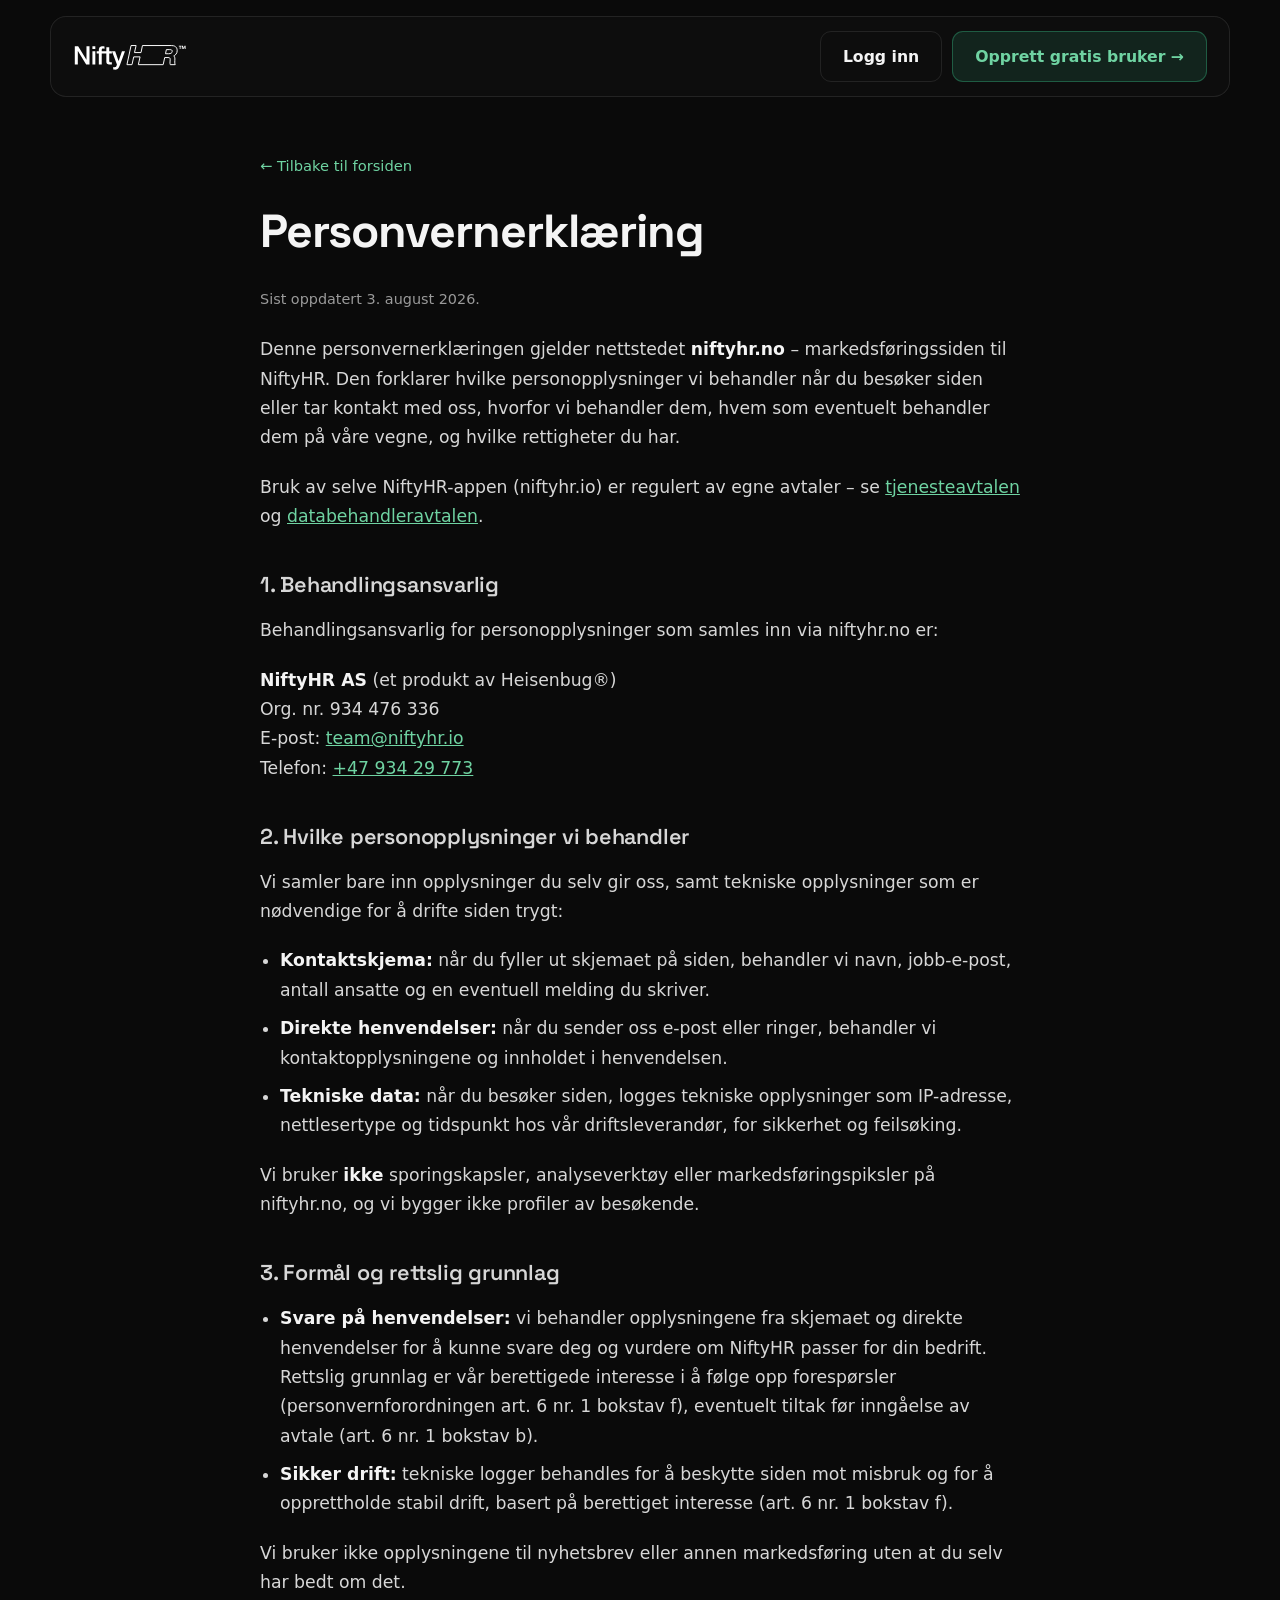
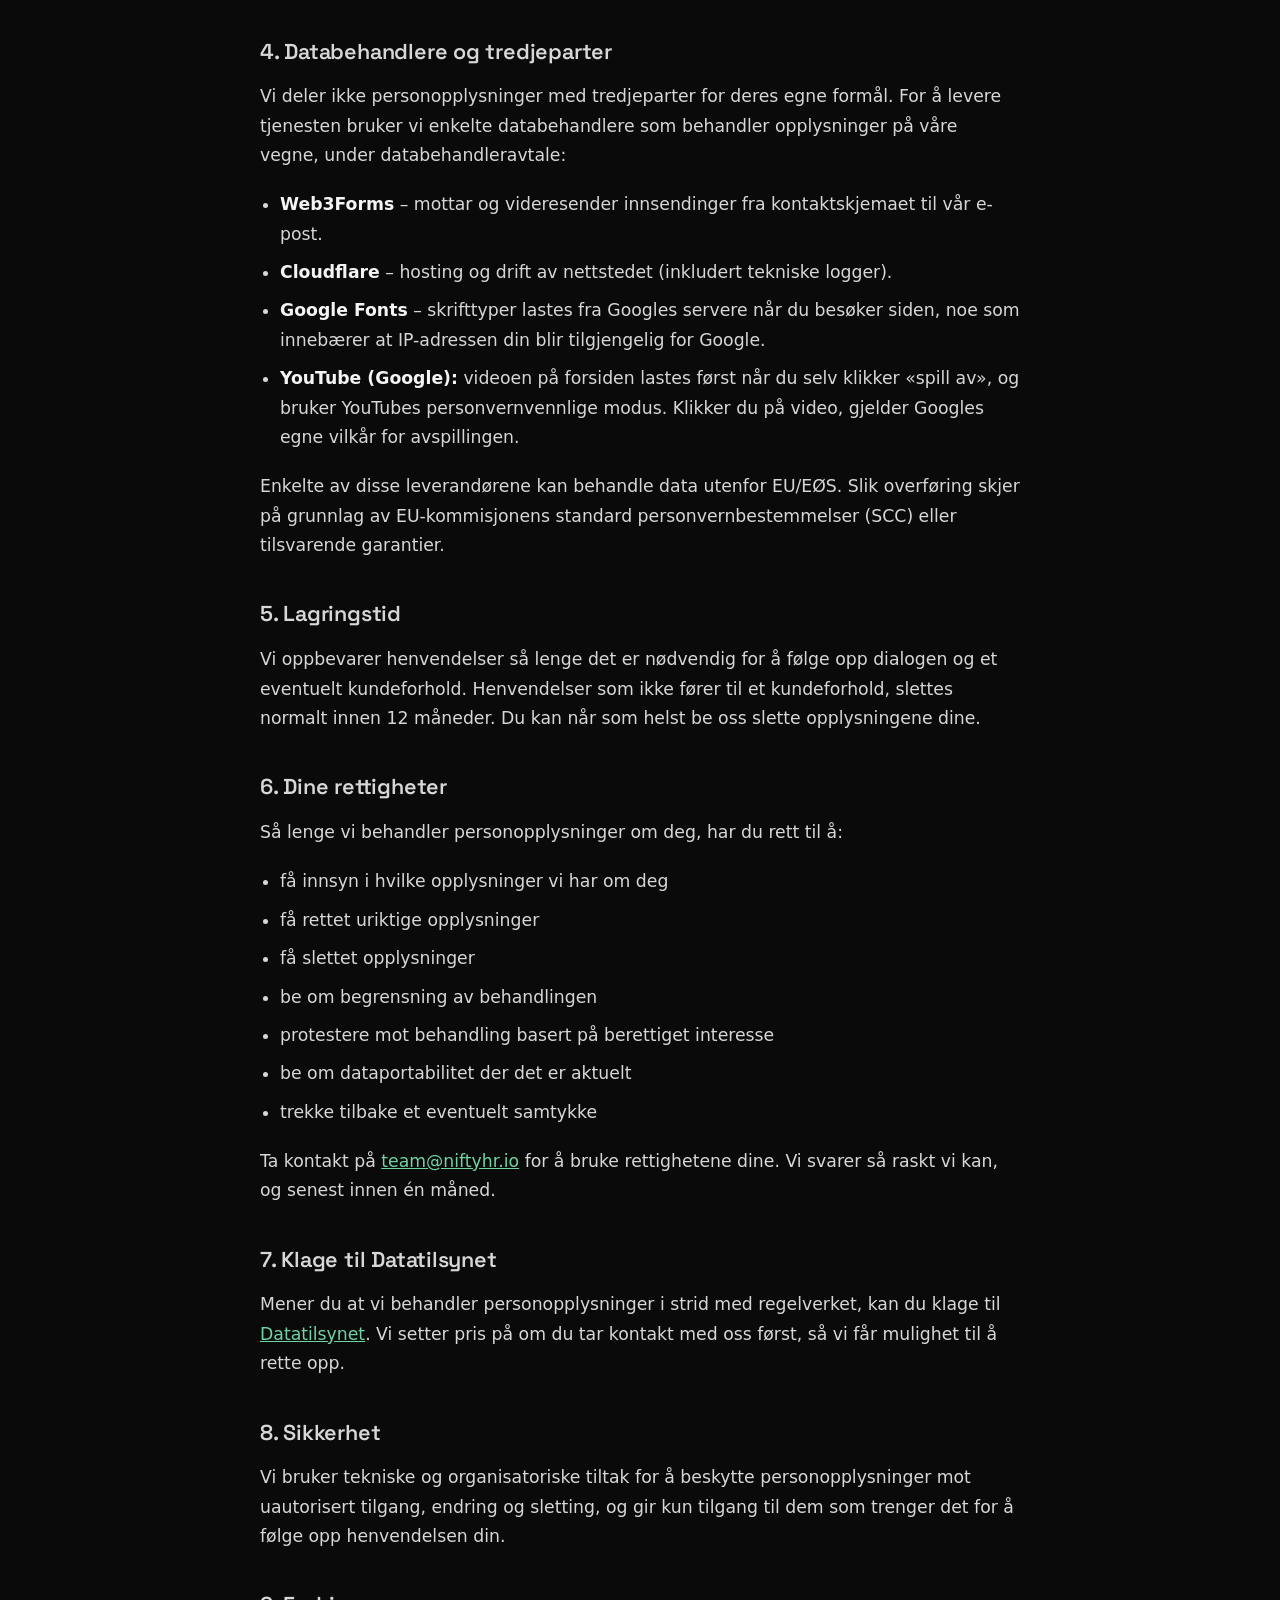
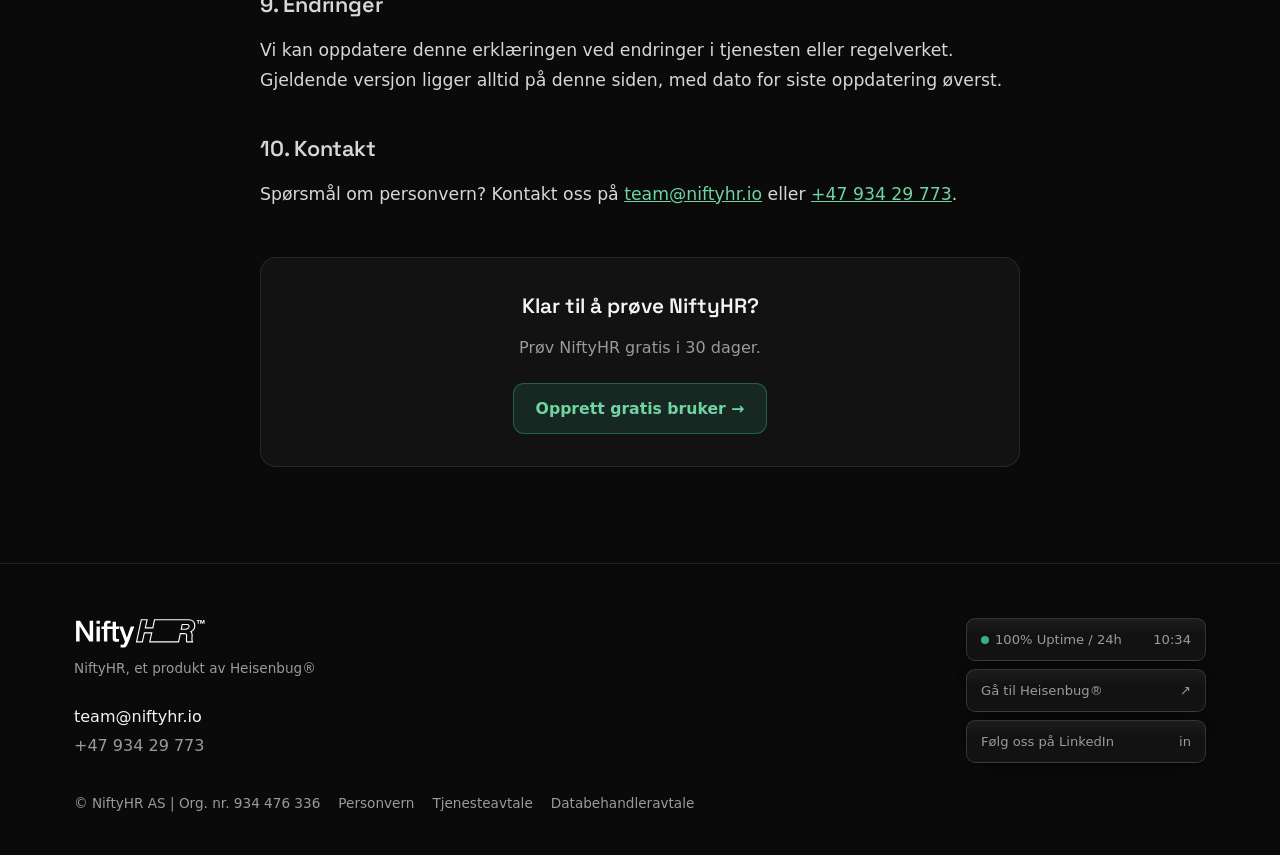
<file: betingelser/personvernerklaering.html>
<!DOCTYPE html>
<html lang="no">
<head>
<meta charset="UTF-8">
<meta name="viewport" content="width=device-width, initial-scale=1.0">
<title>Personvernerklæring – NiftyHR</title>
<meta name="description" content="Slik behandler NiftyHR personopplysninger på niftyhr.no – hva vi samler inn via kontaktskjemaet, hvorfor, hvem som er databehandlere, og hvilke rettigheter du har.">
<meta property="og:title" content="Personvernerklæring – NiftyHR">
<meta property="og:description" content="Slik behandler NiftyHR personopplysninger på niftyhr.no.">
<meta property="og:type" content="article">
<meta property="og:url" content="https://niftyhr.no/betingelser/personvernerklaering.html">
<link rel="canonical" href="https://niftyhr.no/betingelser/personvernerklaering.html">
<link rel="preconnect" href="https://fonts.googleapis.com">
<link rel="preconnect" href="https://fonts.gstatic.com" crossorigin>
<link href="https://fonts.googleapis.com/css2?family=Space+Grotesk:wght@400;500;600;700&display=swap" rel="stylesheet">
<link rel="stylesheet" href="/style.css">
</head>
<body>

  <!-- ============ Header ============ -->
  <div class="topbar">
    <div class="topbar-inner">
      <a class="logo-link" href="/" aria-label="NiftyHR"><img class="logo-img" src="/niftyhr-logo.svg" alt="NiftyHR"></a>
      <div class="cta-group">
        <a class="btn btn-ghost header-login" href="https://www.niftyhr.io/auth/login">Logg inn</a>
        <a class="btn btn-green" href="https://www.niftyhr.io/auth/sign-up">Opprett gratis bruker →</a>
      </div>
    </div>
  </div>

  <article class="post wrap">
    <a class="back" href="/">← Tilbake til forsiden</a>
    <h1>Personvernerklæring</h1>
    <div class="body">
      <p class="updated">Sist oppdatert 3. august 2026.</p>

      <p>Denne personvernerklæringen gjelder nettstedet <strong>niftyhr.no</strong> – markedsføringssiden til NiftyHR. Den forklarer hvilke personopplysninger vi behandler når du besøker siden eller tar kontakt med oss, hvorfor vi behandler dem, hvem som eventuelt behandler dem på våre vegne, og hvilke rettigheter du har.</p>
      <p>Bruk av selve NiftyHR-appen (niftyhr.io) er regulert av egne avtaler – se <a href="/betingelser/tjenesteavtale.html">tjenesteavtalen</a> og <a href="/betingelser/databehandleravtale.html">databehandleravtalen</a>.</p>

      <h2>1. Behandlingsansvarlig</h2>
      <p>Behandlingsansvarlig for personopplysninger som samles inn via niftyhr.no er:</p>
      <p><strong>NiftyHR AS</strong> (et produkt av Heisenbug®)<br>
      Org. nr. 934 476 336<br>
      E-post: <a href="mailto:team@niftyhr.io">team@niftyhr.io</a><br>
      Telefon: <a href="tel:+4793429773">+47 934 29 773</a></p>

      <h2>2. Hvilke personopplysninger vi behandler</h2>
      <p>Vi samler bare inn opplysninger du selv gir oss, samt tekniske opplysninger som er nødvendige for å drifte siden trygt:</p>
      <ul>
        <li><strong>Kontaktskjema:</strong> når du fyller ut skjemaet på siden, behandler vi navn, jobb-e-post, antall ansatte og en eventuell melding du skriver.</li>
        <li><strong>Direkte henvendelser:</strong> når du sender oss e-post eller ringer, behandler vi kontaktopplysningene og innholdet i henvendelsen.</li>
        <li><strong>Tekniske data:</strong> når du besøker siden, logges tekniske opplysninger som IP-adresse, nettlesertype og tidspunkt hos vår driftsleverandør, for sikkerhet og feilsøking.</li>
      </ul>
      <p>Vi bruker <strong>ikke</strong> sporingskapsler, analyseverktøy eller markedsføringspiksler på niftyhr.no, og vi bygger ikke profiler av besøkende.</p>

      <h2>3. Formål og rettslig grunnlag</h2>
      <ul>
        <li><strong>Svare på henvendelser:</strong> vi behandler opplysningene fra skjemaet og direkte henvendelser for å kunne svare deg og vurdere om NiftyHR passer for din bedrift. Rettslig grunnlag er vår berettigede interesse i å følge opp forespørsler (personvernforordningen art. 6 nr. 1 bokstav f), eventuelt tiltak før inngåelse av avtale (art. 6 nr. 1 bokstav b).</li>
        <li><strong>Sikker drift:</strong> tekniske logger behandles for å beskytte siden mot misbruk og for å opprettholde stabil drift, basert på berettiget interesse (art. 6 nr. 1 bokstav f).</li>
      </ul>
      <p>Vi bruker ikke opplysningene til nyhetsbrev eller annen markedsføring uten at du selv har bedt om det.</p>

      <h2>4. Databehandlere og tredjeparter</h2>
      <p>Vi deler ikke personopplysninger med tredjeparter for deres egne formål. For å levere tjenesten bruker vi enkelte databehandlere som behandler opplysninger på våre vegne, under databehandleravtale:</p>
      <ul>
        <li><strong>Web3Forms</strong> – mottar og videresender innsendinger fra kontaktskjemaet til vår e-post.</li>
        <li><strong>Cloudflare</strong> – hosting og drift av nettstedet (inkludert tekniske logger).</li>
        <li><strong>Google Fonts</strong> – skrifttyper lastes fra Googles servere når du besøker siden, noe som innebærer at IP-adressen din blir tilgjengelig for Google.</li>
        <li><strong>YouTube (Google):</strong> videoen på forsiden lastes først når du selv klikker «spill av», og bruker YouTubes personvernvennlige modus. Klikker du på video, gjelder Googles egne vilkår for avspillingen.</li>
      </ul>
      <p>Enkelte av disse leverandørene kan behandle data utenfor EU/EØS. Slik overføring skjer på grunnlag av EU-kommisjonens standard personvernbestemmelser (SCC) eller tilsvarende garantier.</p>

      <h2>5. Lagringstid</h2>
      <p>Vi oppbevarer henvendelser så lenge det er nødvendig for å følge opp dialogen og et eventuelt kundeforhold. Henvendelser som ikke fører til et kundeforhold, slettes normalt innen 12 måneder. Du kan når som helst be oss slette opplysningene dine.</p>

      <h2>6. Dine rettigheter</h2>
      <p>Så lenge vi behandler personopplysninger om deg, har du rett til å:</p>
      <ul>
        <li>få innsyn i hvilke opplysninger vi har om deg</li>
        <li>få rettet uriktige opplysninger</li>
        <li>få slettet opplysninger</li>
        <li>be om begrensning av behandlingen</li>
        <li>protestere mot behandling basert på berettiget interesse</li>
        <li>be om dataportabilitet der det er aktuelt</li>
        <li>trekke tilbake et eventuelt samtykke</li>
      </ul>
      <p>Ta kontakt på <a href="mailto:team@niftyhr.io">team@niftyhr.io</a> for å bruke rettighetene dine. Vi svarer så raskt vi kan, og senest innen én måned.</p>

      <h2>7. Klage til Datatilsynet</h2>
      <p>Mener du at vi behandler personopplysninger i strid med regelverket, kan du klage til <a href="https://www.datatilsynet.no/">Datatilsynet</a>. Vi setter pris på om du tar kontakt med oss først, så vi får mulighet til å rette opp.</p>

      <h2>8. Sikkerhet</h2>
      <p>Vi bruker tekniske og organisatoriske tiltak for å beskytte personopplysninger mot uautorisert tilgang, endring og sletting, og gir kun tilgang til dem som trenger det for å følge opp henvendelsen din.</p>

      <h2>9. Endringer</h2>
      <p>Vi kan oppdatere denne erklæringen ved endringer i tjenesten eller regelverket. Gjeldende versjon ligger alltid på denne siden, med dato for siste oppdatering øverst.</p>

      <h2>10. Kontakt</h2>
      <p>Spørsmål om personvern? Kontakt oss på <a href="mailto:team@niftyhr.io">team@niftyhr.io</a> eller <a href="tel:+4793429773">+47 934 29 773</a>.</p>
    </div>

    <div class="cta">
      <h3>Klar til å prøve NiftyHR?</h3>
      <p>Prøv NiftyHR gratis i 30 dager.</p>
      <a class="btn btn-green" href="https://www.niftyhr.io/auth/sign-up">Opprett gratis bruker →</a>
    </div>
  </article>

  <!-- ============ Footer ============ -->
  <footer>
    <div class="wrap">
      <div class="foot-grid">
        <div class="foot-left">
          <img class="logo-img" src="/niftyhr-logo.svg" alt="NiftyHR" style="height:30px;margin-bottom:10px">
          <div class="foot-tag">NiftyHR, et produkt av Heisenbug®</div>
          <div class="foot-contact">
            <a href="mailto:team@niftyhr.io">team@niftyhr.io</a>
            <a class="phone" href="tel:+4793429773">+47 934 29 773</a>
          </div>
        </div>
        <div class="status">
          <div><span><span class="dot"></span>100% Uptime / 24h</span><span>10:34</span></div>
          <a href="https://heisenbug.no/">Gå til Heisenbug® <span>↗</span></a>
          <a href="https://www.linkedin.com/company/nifty-hr/">Følg oss på LinkedIn <span>in</span></a>
        </div>
      </div>
      <div class="foot-bottom">
        <span>© NiftyHR AS | Org. nr. 934 476 336</span>
        <a href="/betingelser/personvernerklaering.html">Personvern</a>
        <a href="/betingelser/tjenesteavtale.html">Tjenesteavtale</a>
        <a href="/betingelser/databehandleravtale.html">Databehandleravtale</a>
      </div>
    </div>
  </footer>

</body>
</html>
</file>
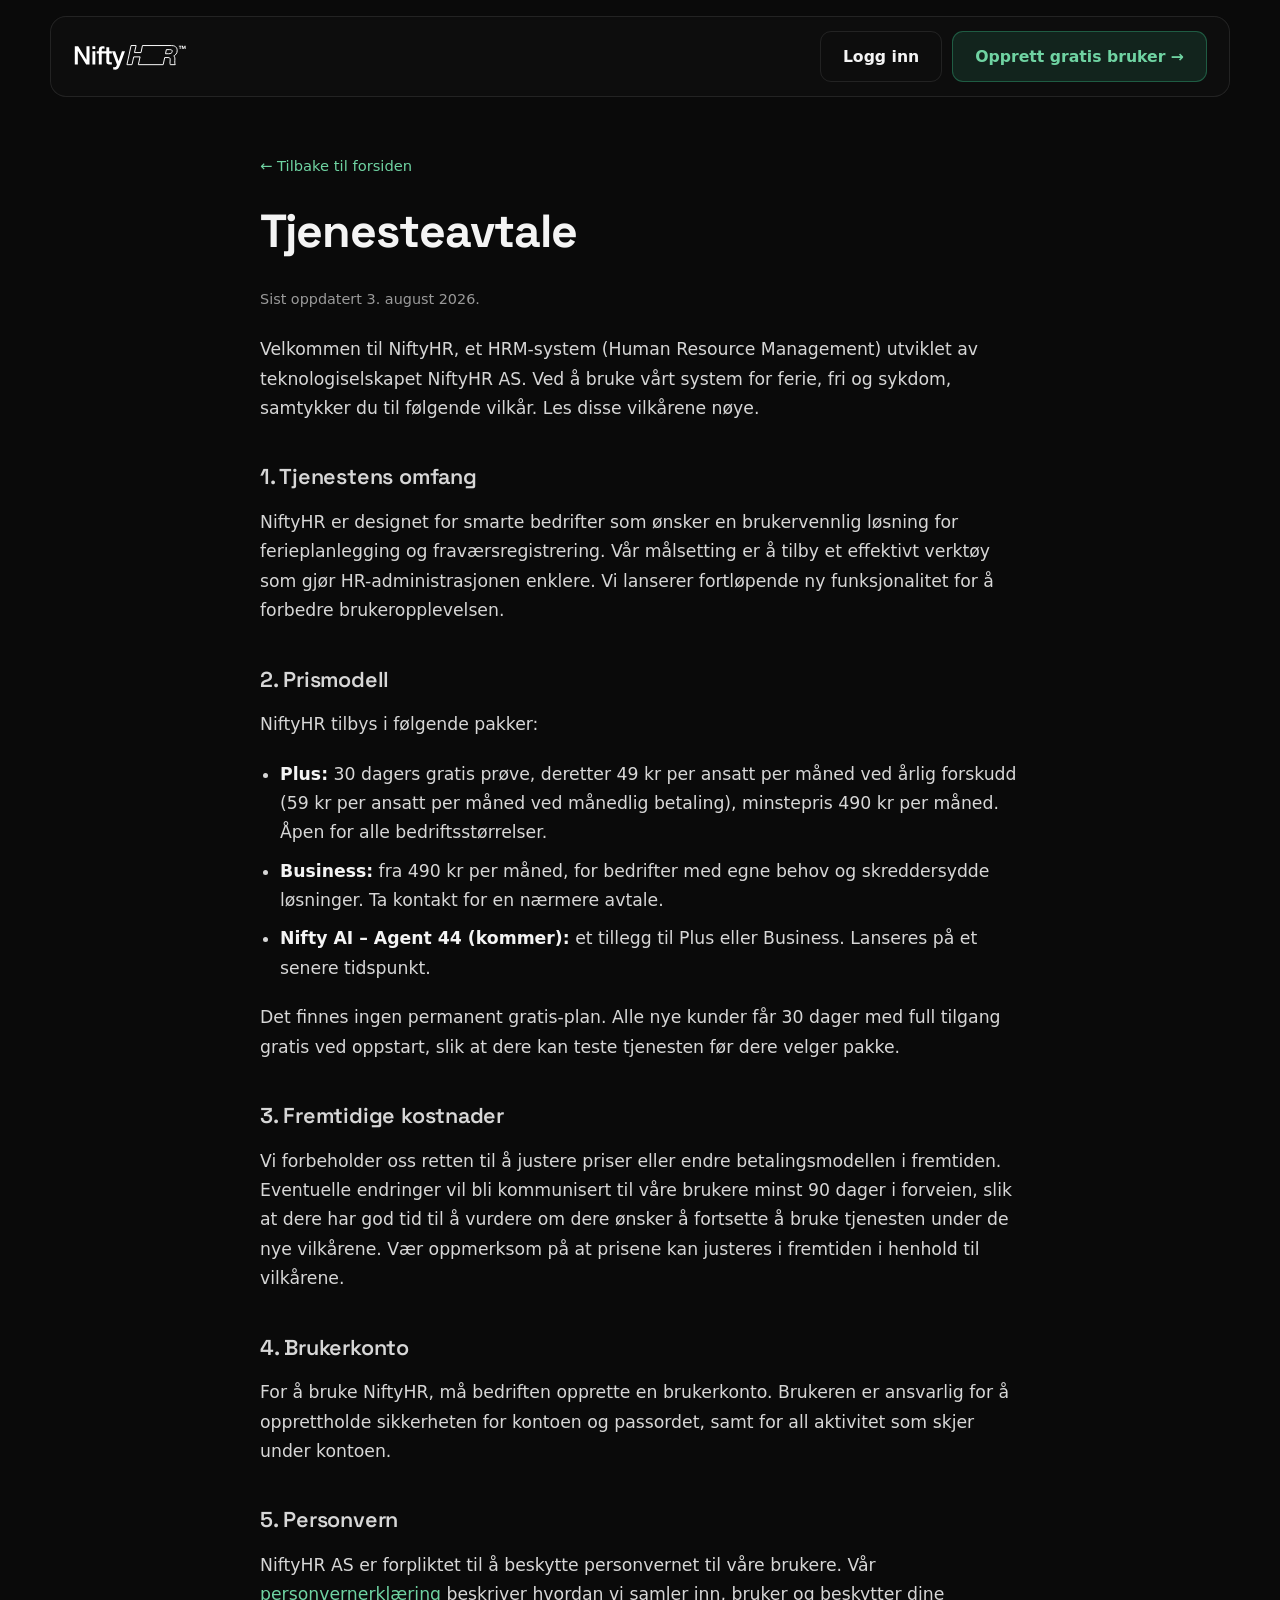
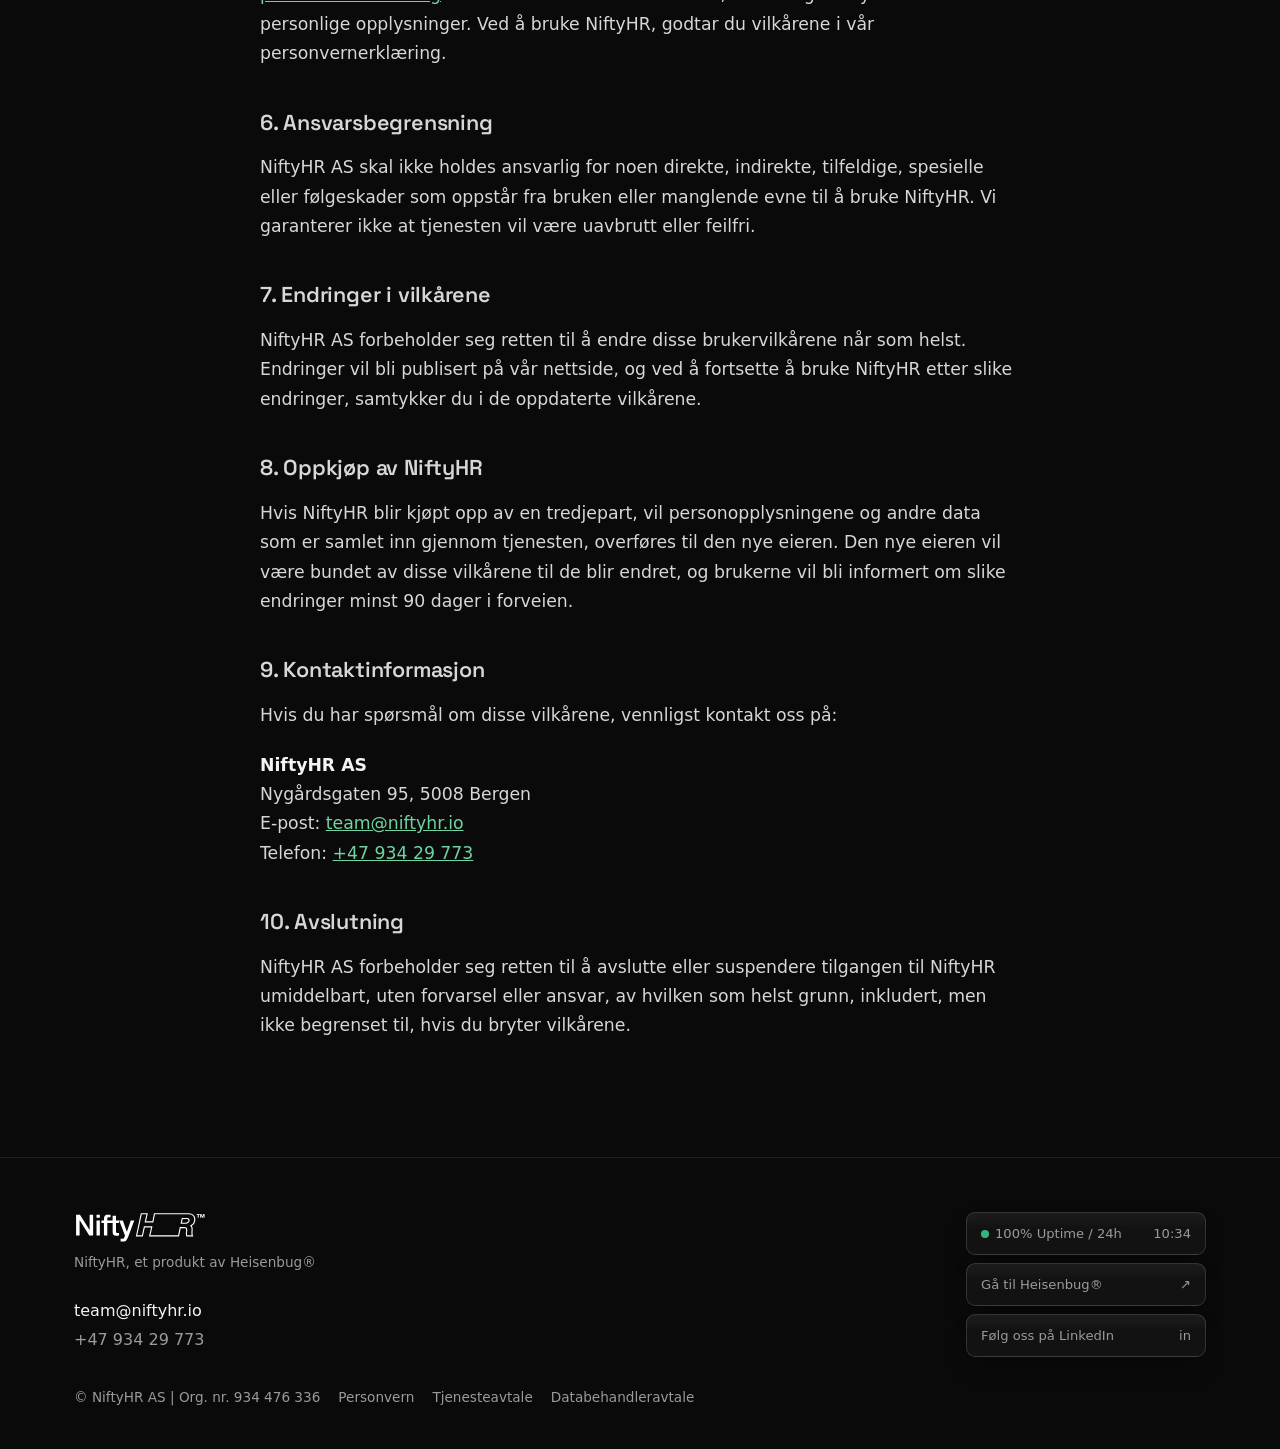
<file: betingelser/tjenesteavtale.html>
<!DOCTYPE html>
<html lang="no">
<head>
<meta charset="UTF-8">
<meta name="viewport" content="width=device-width, initial-scale=1.0">
<title>Tjenesteavtale – NiftyHR</title>
<meta name="description" content="Tjenesteavtale (vilkår) for bruk av NiftyHR – HRM-system for ferie, fri og sykdom. Omfang, prismodell, brukerkonto, personvern og ansvar.">
<meta property="og:title" content="Tjenesteavtale – NiftyHR">
<meta property="og:description" content="Vilkår for bruk av NiftyHR.">
<meta property="og:type" content="article">
<meta property="og:url" content="https://niftyhr.no/betingelser/tjenesteavtale.html">
<link rel="canonical" href="https://niftyhr.no/betingelser/tjenesteavtale.html">
<link rel="preconnect" href="https://fonts.googleapis.com">
<link rel="preconnect" href="https://fonts.gstatic.com" crossorigin>
<link href="https://fonts.googleapis.com/css2?family=Space+Grotesk:wght@400;500;600;700&display=swap" rel="stylesheet">
<link rel="stylesheet" href="/style.css">
</head>
<body>

  <!-- ============ Header ============ -->
  <div class="topbar">
    <div class="topbar-inner">
      <a class="logo-link" href="/" aria-label="NiftyHR"><img class="logo-img" src="/niftyhr-logo.svg" alt="NiftyHR"></a>
      <div class="cta-group">
        <a class="btn btn-ghost header-login" href="https://www.niftyhr.io/auth/login">Logg inn</a>
        <a class="btn btn-green" href="https://www.niftyhr.io/auth/sign-up">Opprett gratis bruker →</a>
      </div>
    </div>
  </div>

  <article class="post wrap">
    <a class="back" href="/">← Tilbake til forsiden</a>
    <h1>Tjenesteavtale</h1>
    <div class="body">
      <p class="updated">Sist oppdatert 3. august 2026.</p>

      <p>Velkommen til NiftyHR, et HRM-system (Human Resource Management) utviklet av teknologiselskapet NiftyHR AS. Ved å bruke vårt system for ferie, fri og sykdom, samtykker du til følgende vilkår. Les disse vilkårene nøye.</p>

      <h2>1. Tjenestens omfang</h2>
      <p>NiftyHR er designet for smarte bedrifter som ønsker en brukervennlig løsning for ferieplanlegging og fraværsregistrering. Vår målsetting er å tilby et effektivt verktøy som gjør HR-administrasjonen enklere. Vi lanserer fortløpende ny funksjonalitet for å forbedre brukeropplevelsen.</p>

      <h2>2. Prismodell</h2>
      <p>NiftyHR tilbys i følgende pakker:</p>
      <ul>
        <li><strong>Plus:</strong> 30 dagers gratis prøve, deretter 49 kr per ansatt per måned ved årlig forskudd (59 kr per ansatt per måned ved månedlig betaling), minstepris 490 kr per måned. Åpen for alle bedriftsstørrelser.</li>
        <li><strong>Business:</strong> fra 490 kr per måned, for bedrifter med egne behov og skreddersydde løsninger. Ta kontakt for en nærmere avtale.</li>
        <li><strong>Nifty AI – Agent 44 (kommer):</strong> et tillegg til Plus eller Business. Lanseres på et senere tidspunkt.</li>
      </ul>
      <p>Det finnes ingen permanent gratis-plan. Alle nye kunder får 30 dager med full tilgang gratis ved oppstart, slik at dere kan teste tjenesten før dere velger pakke.</p>

      <h2>3. Fremtidige kostnader</h2>
      <p>Vi forbeholder oss retten til å justere priser eller endre betalingsmodellen i fremtiden. Eventuelle endringer vil bli kommunisert til våre brukere minst 90 dager i forveien, slik at dere har god tid til å vurdere om dere ønsker å fortsette å bruke tjenesten under de nye vilkårene. Vær oppmerksom på at prisene kan justeres i fremtiden i henhold til vilkårene.</p>

      <h2>4. Brukerkonto</h2>
      <p>For å bruke NiftyHR, må bedriften opprette en brukerkonto. Brukeren er ansvarlig for å opprettholde sikkerheten for kontoen og passordet, samt for all aktivitet som skjer under kontoen.</p>

      <h2>5. Personvern</h2>
      <p>NiftyHR AS er forpliktet til å beskytte personvernet til våre brukere. Vår <a href="/betingelser/personvernerklaering.html">personvernerklæring</a> beskriver hvordan vi samler inn, bruker og beskytter dine personlige opplysninger. Ved å bruke NiftyHR, godtar du vilkårene i vår personvernerklæring.</p>

      <h2>6. Ansvarsbegrensning</h2>
      <p>NiftyHR AS skal ikke holdes ansvarlig for noen direkte, indirekte, tilfeldige, spesielle eller følgeskader som oppstår fra bruken eller manglende evne til å bruke NiftyHR. Vi garanterer ikke at tjenesten vil være uavbrutt eller feilfri.</p>

      <h2>7. Endringer i vilkårene</h2>
      <p>NiftyHR AS forbeholder seg retten til å endre disse brukervilkårene når som helst. Endringer vil bli publisert på vår nettside, og ved å fortsette å bruke NiftyHR etter slike endringer, samtykker du i de oppdaterte vilkårene.</p>

      <h2>8. Oppkjøp av NiftyHR</h2>
      <p>Hvis NiftyHR blir kjøpt opp av en tredjepart, vil personopplysningene og andre data som er samlet inn gjennom tjenesten, overføres til den nye eieren. Den nye eieren vil være bundet av disse vilkårene til de blir endret, og brukerne vil bli informert om slike endringer minst 90 dager i forveien.</p>

      <h2>9. Kontaktinformasjon</h2>
      <p>Hvis du har spørsmål om disse vilkårene, vennligst kontakt oss på:</p>
      <p><strong>NiftyHR AS</strong><br>
      Nygårdsgaten 95, 5008 Bergen<br>
      E-post: <a href="mailto:team@niftyhr.io">team@niftyhr.io</a><br>
      Telefon: <a href="tel:+4793429773">+47 934 29 773</a></p>

      <h2>10. Avslutning</h2>
      <p>NiftyHR AS forbeholder seg retten til å avslutte eller suspendere tilgangen til NiftyHR umiddelbart, uten forvarsel eller ansvar, av hvilken som helst grunn, inkludert, men ikke begrenset til, hvis du bryter vilkårene.</p>
    </div>
  </article>

  <!-- ============ Footer ============ -->
  <footer>
    <div class="wrap">
      <div class="foot-grid">
        <div class="foot-left">
          <img class="logo-img" src="/niftyhr-logo.svg" alt="NiftyHR" style="height:30px;margin-bottom:10px">
          <div class="foot-tag">NiftyHR, et produkt av Heisenbug®</div>
          <div class="foot-contact">
            <a href="mailto:team@niftyhr.io">team@niftyhr.io</a>
            <a class="phone" href="tel:+4793429773">+47 934 29 773</a>
          </div>
        </div>
        <div class="status">
          <div><span><span class="dot"></span>100% Uptime / 24h</span><span>10:34</span></div>
          <a href="https://heisenbug.no/">Gå til Heisenbug® <span>↗</span></a>
          <a href="https://www.linkedin.com/company/nifty-hr/">Følg oss på LinkedIn <span>in</span></a>
        </div>
      </div>
      <div class="foot-bottom">
        <span>© NiftyHR AS | Org. nr. 934 476 336</span>
        <a href="/betingelser/personvernerklaering.html">Personvern</a>
        <a href="/betingelser/tjenesteavtale.html">Tjenesteavtale</a>
        <a href="/betingelser/databehandleravtale.html">Databehandleravtale</a>
      </div>
    </div>
  </footer>

</body>
</html>
</file>
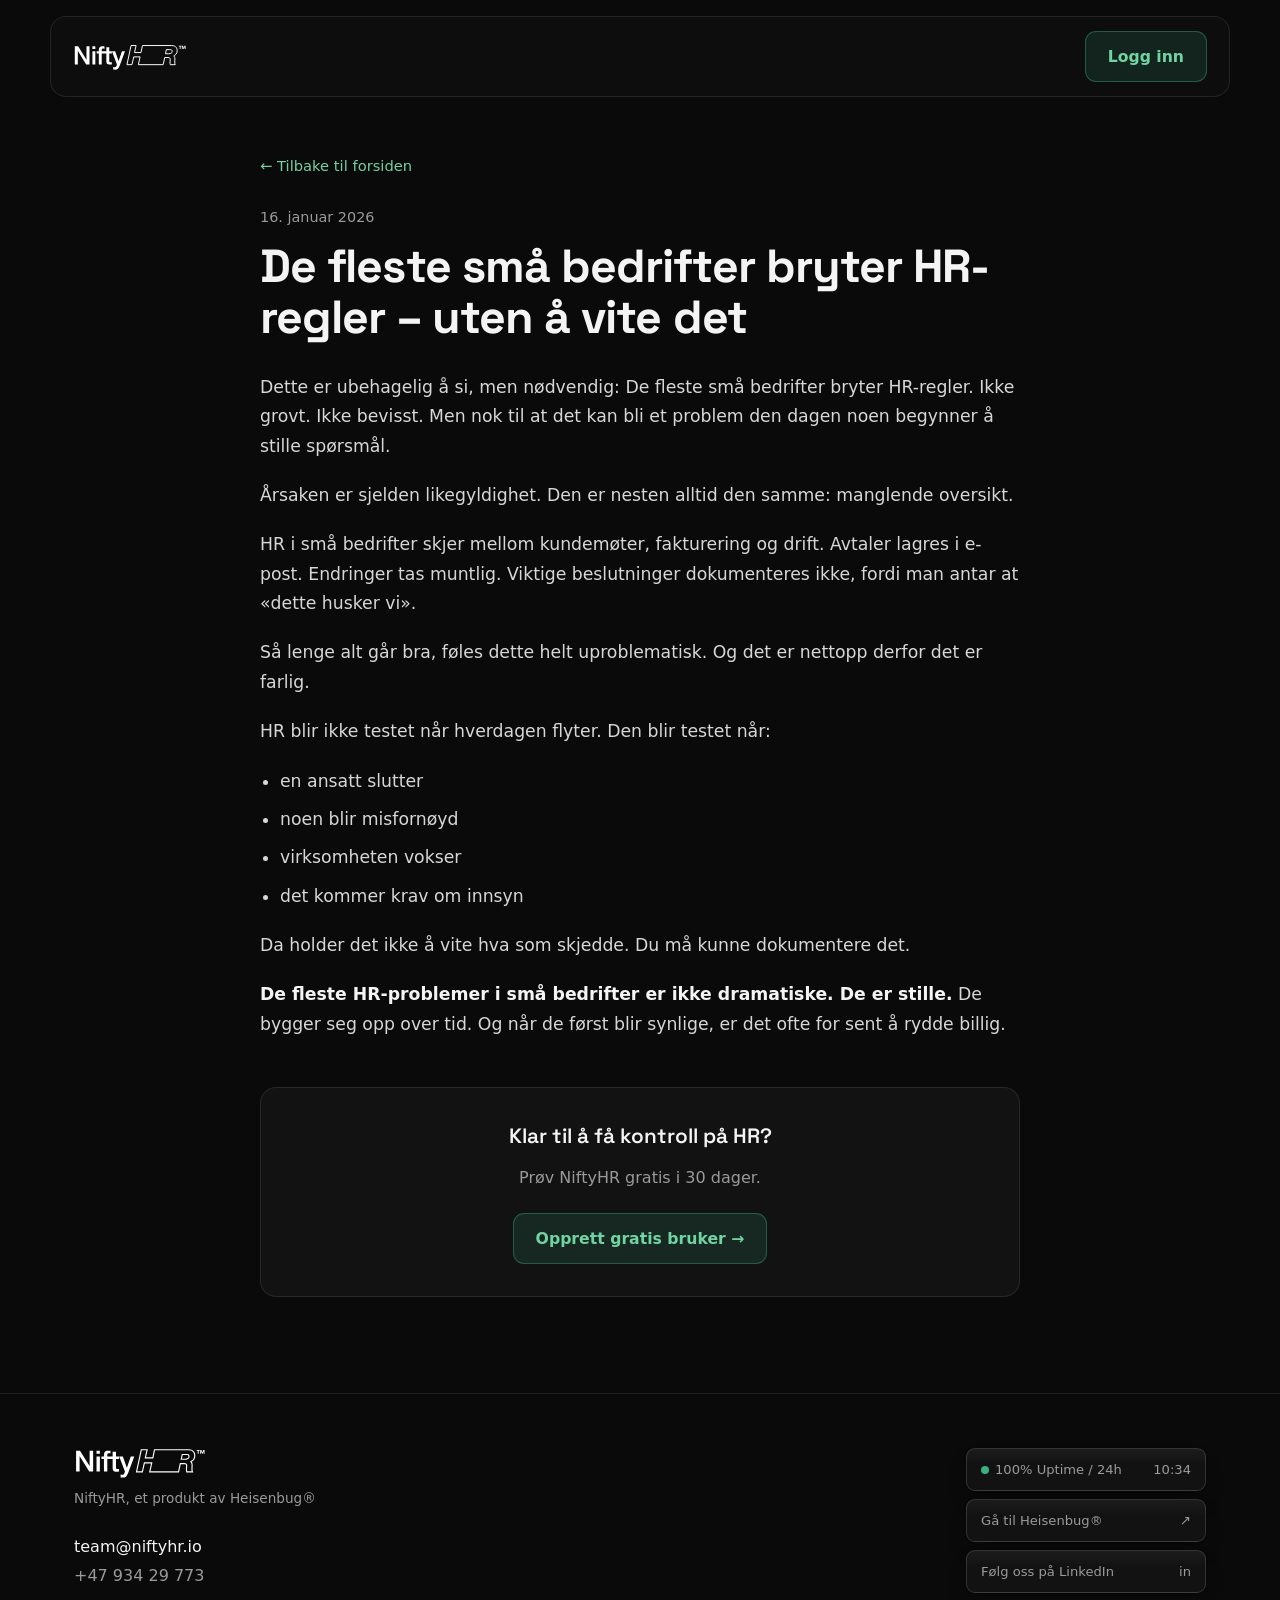
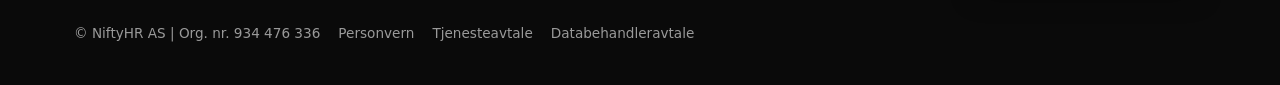
<file: posts/de-fleste-sma-bedrifter-bryter-hr-regler-uten-a-vite-det.html>
<!DOCTYPE html>
<html lang="no">
<head>
<meta charset="UTF-8">
<meta name="viewport" content="width=device-width, initial-scale=1.0">
<title>De fleste små bedrifter bryter HR-regler – uten å vite det – NiftyHR</title>
<meta name="description" content="De fleste små bedrifter bryter HR-regler. Ikke grovt, ikke bevisst – men nok til å bli et problem den dagen noen begynner å stille spørsmål.">
<meta property="og:title" content="De fleste små bedrifter bryter HR-regler – uten å vite det">
<meta property="og:description" content="De fleste små bedrifter bryter HR-regler. Ikke grovt, ikke bevisst – men nok til å bli et problem den dagen noen begynner å stille spørsmål.">
<meta property="og:type" content="article">
<meta property="og:url" content="https://niftyhr.no/posts/de-fleste-sma-bedrifter-bryter-hr-regler-uten-a-vite-det.html">
<link rel="canonical" href="https://niftyhr.no/posts/de-fleste-sma-bedrifter-bryter-hr-regler-uten-a-vite-det.html">
<link rel="preconnect" href="https://fonts.googleapis.com">
<link rel="preconnect" href="https://fonts.gstatic.com" crossorigin>
<link href="https://fonts.googleapis.com/css2?family=Space+Grotesk:wght@400;500;600;700&display=swap" rel="stylesheet">
<link rel="stylesheet" href="/style.css">
<script type="application/ld+json">
{
  "@context": "https://schema.org",
  "@type": "BlogPosting",
  "headline": "De fleste små bedrifter bryter HR-regler – uten å vite det",
  "description": "De fleste små bedrifter bryter HR-regler. Ikke grovt, ikke bevisst – men nok til å bli et problem den dagen noen begynner å stille spørsmål.",
  "datePublished": "2026-01-16",
  "inLanguage": "no",
  "mainEntityOfPage": "https://niftyhr.no/posts/de-fleste-sma-bedrifter-bryter-hr-regler-uten-a-vite-det.html",
  "image": "https://niftyhr.no/niftyhr-logo.svg",
  "author": { "@type": "Organization", "name": "NiftyHR", "url": "https://niftyhr.no/" },
  "publisher": {
    "@type": "Organization",
    "name": "NiftyHR",
    "logo": { "@type": "ImageObject", "url": "https://niftyhr.no/niftyhr-logo.svg" }
  }
}
</script>
</head>
<body>
  <div class="topbar"><div class="topbar-inner">
    <a class="logo-link" href="/" aria-label="NiftyHR"><img class="logo-img" src="/niftyhr-logo.svg" alt="NiftyHR"></a>
    <a class="btn btn-green" href="https://www.niftyhr.io/auth/login">Logg inn</a>
  </div></div>

  <article class="post wrap">
    <a class="back" href="/">← Tilbake til forsiden</a>
    <div class="date">16. januar 2026</div>
    <h1>De fleste små bedrifter bryter HR-regler – uten å vite det</h1>
    <div class="body">
<p>Dette er ubehagelig å si, men nødvendig: De fleste små bedrifter bryter HR-regler. Ikke grovt. Ikke bevisst. Men nok til at det kan bli et problem den dagen noen begynner å stille spørsmål.</p>
<p>Årsaken er sjelden likegyldighet. Den er nesten alltid den samme: manglende oversikt.</p>
<p>HR i små bedrifter skjer mellom kundemøter, fakturering og drift. Avtaler lagres i e-post. Endringer tas muntlig. Viktige beslutninger dokumenteres ikke, fordi man antar at «dette husker vi».</p>
<p>Så lenge alt går bra, føles dette helt uproblematisk. Og det er nettopp derfor det er farlig.</p>
<p>HR blir ikke testet når hverdagen flyter. Den blir testet når:</p>
<ul>
<li>en ansatt slutter</li>
<li>noen blir misfornøyd</li>
<li>virksomheten vokser</li>
<li>det kommer krav om innsyn</li>
</ul>
<p>Da holder det ikke å vite hva som skjedde. Du må kunne dokumentere det.</p>
<p><strong>De fleste HR-problemer i små bedrifter er ikke dramatiske. De er stille.</strong> De bygger seg opp over tid. Og når de først blir synlige, er det ofte for sent å rydde billig.</p>
    </div>
    <div class="cta">
      <h3>Klar til å få kontroll på HR?</h3>
      <p>Prøv NiftyHR gratis i 30 dager.</p>
      <a class="btn btn-green" href="https://www.niftyhr.io/auth/sign-up">Opprett gratis bruker →</a>
    </div>
  </article>

  <footer>
    <div class="wrap">
      <div class="foot-grid">
        <div class="foot-left">
          <img class="logo-img" src="/niftyhr-logo.svg" alt="NiftyHR" style="height:30px;margin-bottom:10px">
          <div class="foot-tag">NiftyHR, et produkt av Heisenbug®</div>
          <div class="foot-contact">
            <a href="mailto:team@niftyhr.io">team@niftyhr.io</a>
            <a class="phone" href="tel:+4793429773">+47 934 29 773</a>
          </div>
        </div>
        <div class="status">
          <div><span><span class="dot"></span>100% Uptime / 24h</span><span>10:34</span></div>
          <a href="https://heisenbug.no/">Gå til Heisenbug® <span>↗</span></a>
          <a href="https://www.linkedin.com/company/nifty-hr/">Følg oss på LinkedIn <span>in</span></a>
        </div>
      </div>
      <div class="foot-bottom">
        <span>© NiftyHR AS | Org. nr. 934 476 336</span>
        <a href="/betingelser/personvernerklaering.html">Personvern</a>
        <a href="/betingelser/tjenesteavtale.html">Tjenesteavtale</a>
        <a href="/betingelser/databehandleravtale.html">Databehandleravtale</a>
      </div>
    </div>
  </footer>
</body>
</html>
</file>
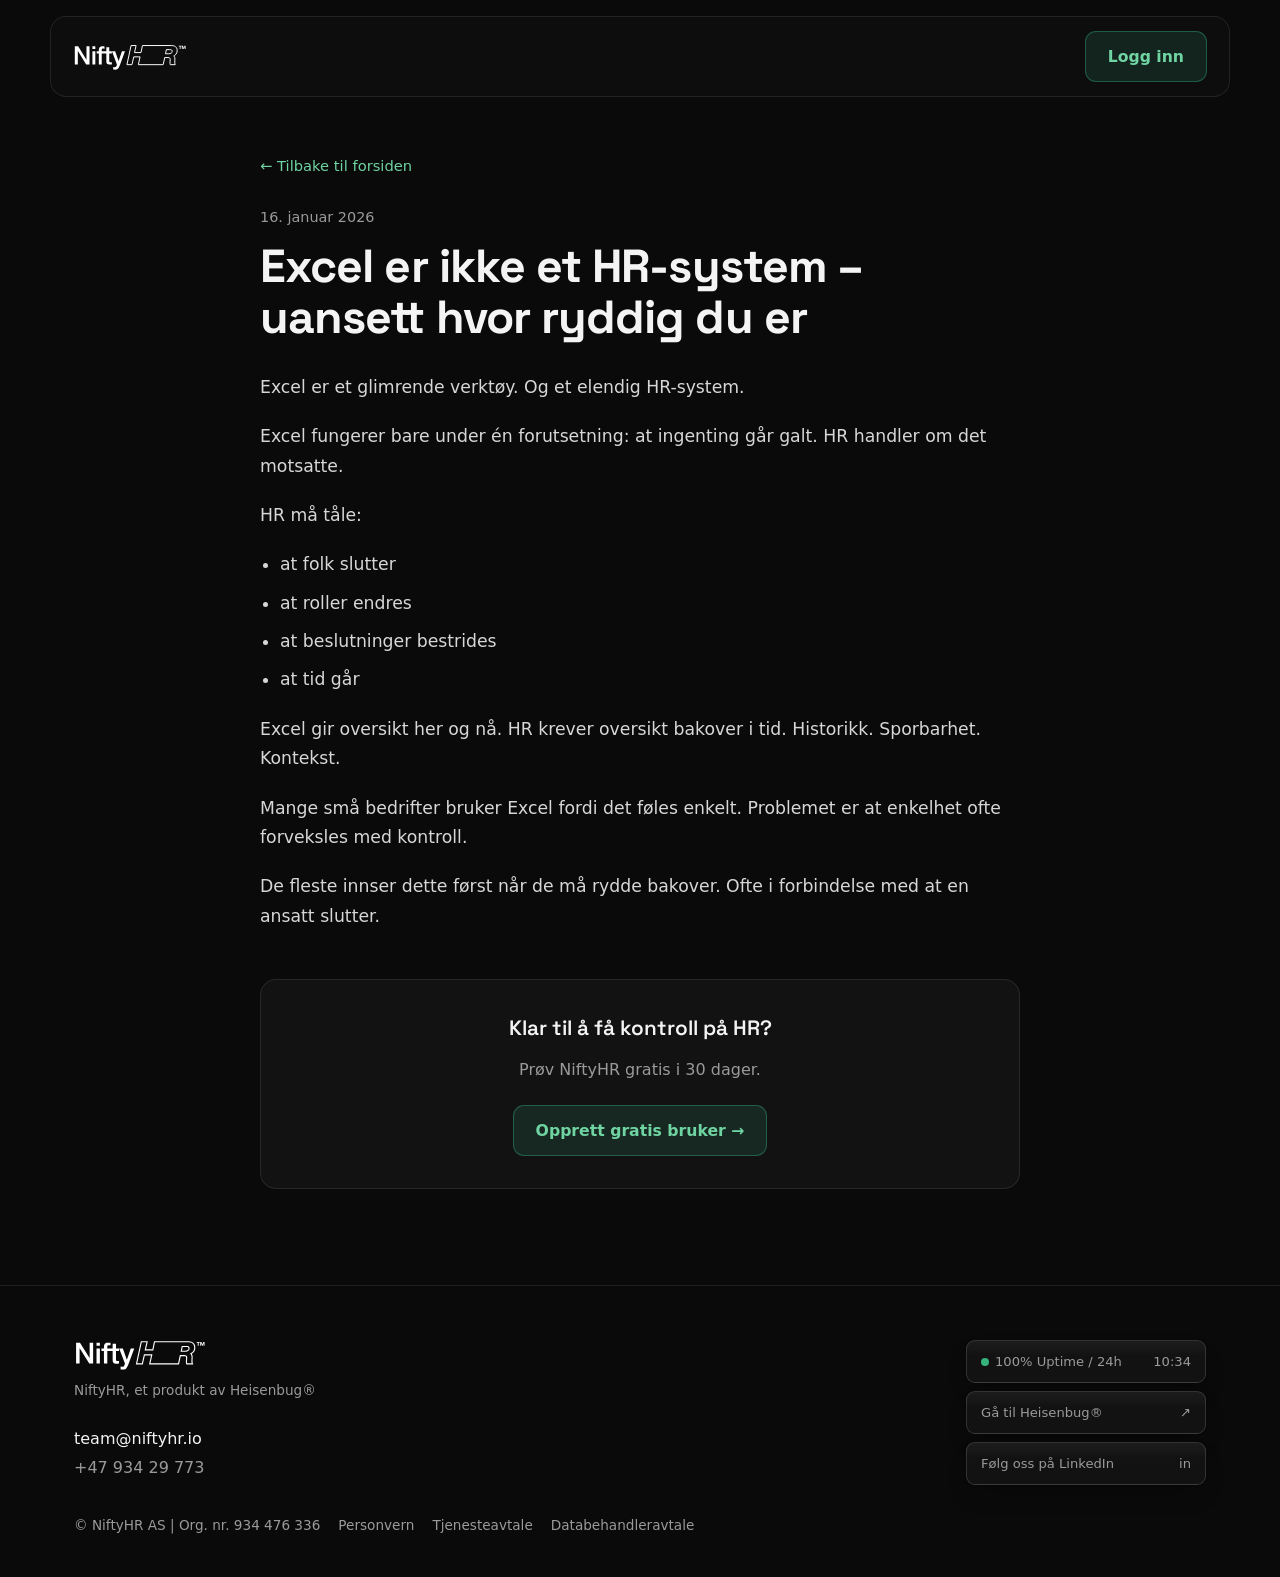
<file: posts/excel-er-ikke-et-hr-system-uansett-hvor-ryddig-du-er.html>
<!DOCTYPE html>
<html lang="no">
<head>
<meta charset="UTF-8">
<meta name="viewport" content="width=device-width, initial-scale=1.0">
<title>Excel er ikke et HR-system – uansett hvor ryddig du er – NiftyHR</title>
<meta name="description" content="Excel er et glimrende verktøy og et elendig HR-system. Det fungerer bare under én forutsetning: at ingenting går galt. HR handler om det motsatte.">
<meta property="og:title" content="Excel er ikke et HR-system – uansett hvor ryddig du er">
<meta property="og:description" content="Excel er et glimrende verktøy og et elendig HR-system. Det fungerer bare under én forutsetning: at ingenting går galt. HR handler om det motsatte.">
<meta property="og:type" content="article">
<meta property="og:url" content="https://niftyhr.no/posts/excel-er-ikke-et-hr-system-uansett-hvor-ryddig-du-er.html">
<link rel="canonical" href="https://niftyhr.no/posts/excel-er-ikke-et-hr-system-uansett-hvor-ryddig-du-er.html">
<link rel="preconnect" href="https://fonts.googleapis.com">
<link rel="preconnect" href="https://fonts.gstatic.com" crossorigin>
<link href="https://fonts.googleapis.com/css2?family=Space+Grotesk:wght@400;500;600;700&display=swap" rel="stylesheet">
<link rel="stylesheet" href="/style.css">
<script type="application/ld+json">
{
  "@context": "https://schema.org",
  "@type": "BlogPosting",
  "headline": "Excel er ikke et HR-system – uansett hvor ryddig du er",
  "description": "Excel er et glimrende verktøy og et elendig HR-system. Det fungerer bare under én forutsetning: at ingenting går galt. HR handler om det motsatte.",
  "datePublished": "2026-01-16",
  "inLanguage": "no",
  "mainEntityOfPage": "https://niftyhr.no/posts/excel-er-ikke-et-hr-system-uansett-hvor-ryddig-du-er.html",
  "image": "https://niftyhr.no/niftyhr-logo.svg",
  "author": { "@type": "Organization", "name": "NiftyHR", "url": "https://niftyhr.no/" },
  "publisher": {
    "@type": "Organization",
    "name": "NiftyHR",
    "logo": { "@type": "ImageObject", "url": "https://niftyhr.no/niftyhr-logo.svg" }
  }
}
</script>
</head>
<body>
  <div class="topbar"><div class="topbar-inner">
    <a class="logo-link" href="/" aria-label="NiftyHR"><img class="logo-img" src="/niftyhr-logo.svg" alt="NiftyHR"></a>
    <a class="btn btn-green" href="https://www.niftyhr.io/auth/login">Logg inn</a>
  </div></div>

  <article class="post wrap">
    <a class="back" href="/">← Tilbake til forsiden</a>
    <div class="date">16. januar 2026</div>
    <h1>Excel er ikke et HR-system – uansett hvor ryddig du er</h1>
    <div class="body">
<p>Excel er et glimrende verktøy. Og et elendig HR-system.</p>
<p>Excel fungerer bare under én forutsetning: at ingenting går galt. HR handler om det motsatte.</p>
<p>HR må tåle:</p>
<ul>
<li>at folk slutter</li>
<li>at roller endres</li>
<li>at beslutninger bestrides</li>
<li>at tid går</li>
</ul>
<p>Excel gir oversikt her og nå. HR krever oversikt bakover i tid. Historikk. Sporbarhet. Kontekst.</p>
<p>Mange små bedrifter bruker Excel fordi det føles enkelt. Problemet er at enkelhet ofte forveksles med kontroll.</p>
<p>De fleste innser dette først når de må rydde bakover. Ofte i forbindelse med at en ansatt slutter.</p>
    </div>
    <div class="cta">
      <h3>Klar til å få kontroll på HR?</h3>
      <p>Prøv NiftyHR gratis i 30 dager.</p>
      <a class="btn btn-green" href="https://www.niftyhr.io/auth/sign-up">Opprett gratis bruker →</a>
    </div>
  </article>

  <footer>
    <div class="wrap">
      <div class="foot-grid">
        <div class="foot-left">
          <img class="logo-img" src="/niftyhr-logo.svg" alt="NiftyHR" style="height:30px;margin-bottom:10px">
          <div class="foot-tag">NiftyHR, et produkt av Heisenbug®</div>
          <div class="foot-contact">
            <a href="mailto:team@niftyhr.io">team@niftyhr.io</a>
            <a class="phone" href="tel:+4793429773">+47 934 29 773</a>
          </div>
        </div>
        <div class="status">
          <div><span><span class="dot"></span>100% Uptime / 24h</span><span>10:34</span></div>
          <a href="https://heisenbug.no/">Gå til Heisenbug® <span>↗</span></a>
          <a href="https://www.linkedin.com/company/nifty-hr/">Følg oss på LinkedIn <span>in</span></a>
        </div>
      </div>
      <div class="foot-bottom">
        <span>© NiftyHR AS | Org. nr. 934 476 336</span>
        <a href="/betingelser/personvernerklaering.html">Personvern</a>
        <a href="/betingelser/tjenesteavtale.html">Tjenesteavtale</a>
        <a href="/betingelser/databehandleravtale.html">Databehandleravtale</a>
      </div>
    </div>
  </footer>
</body>
</html>
</file>
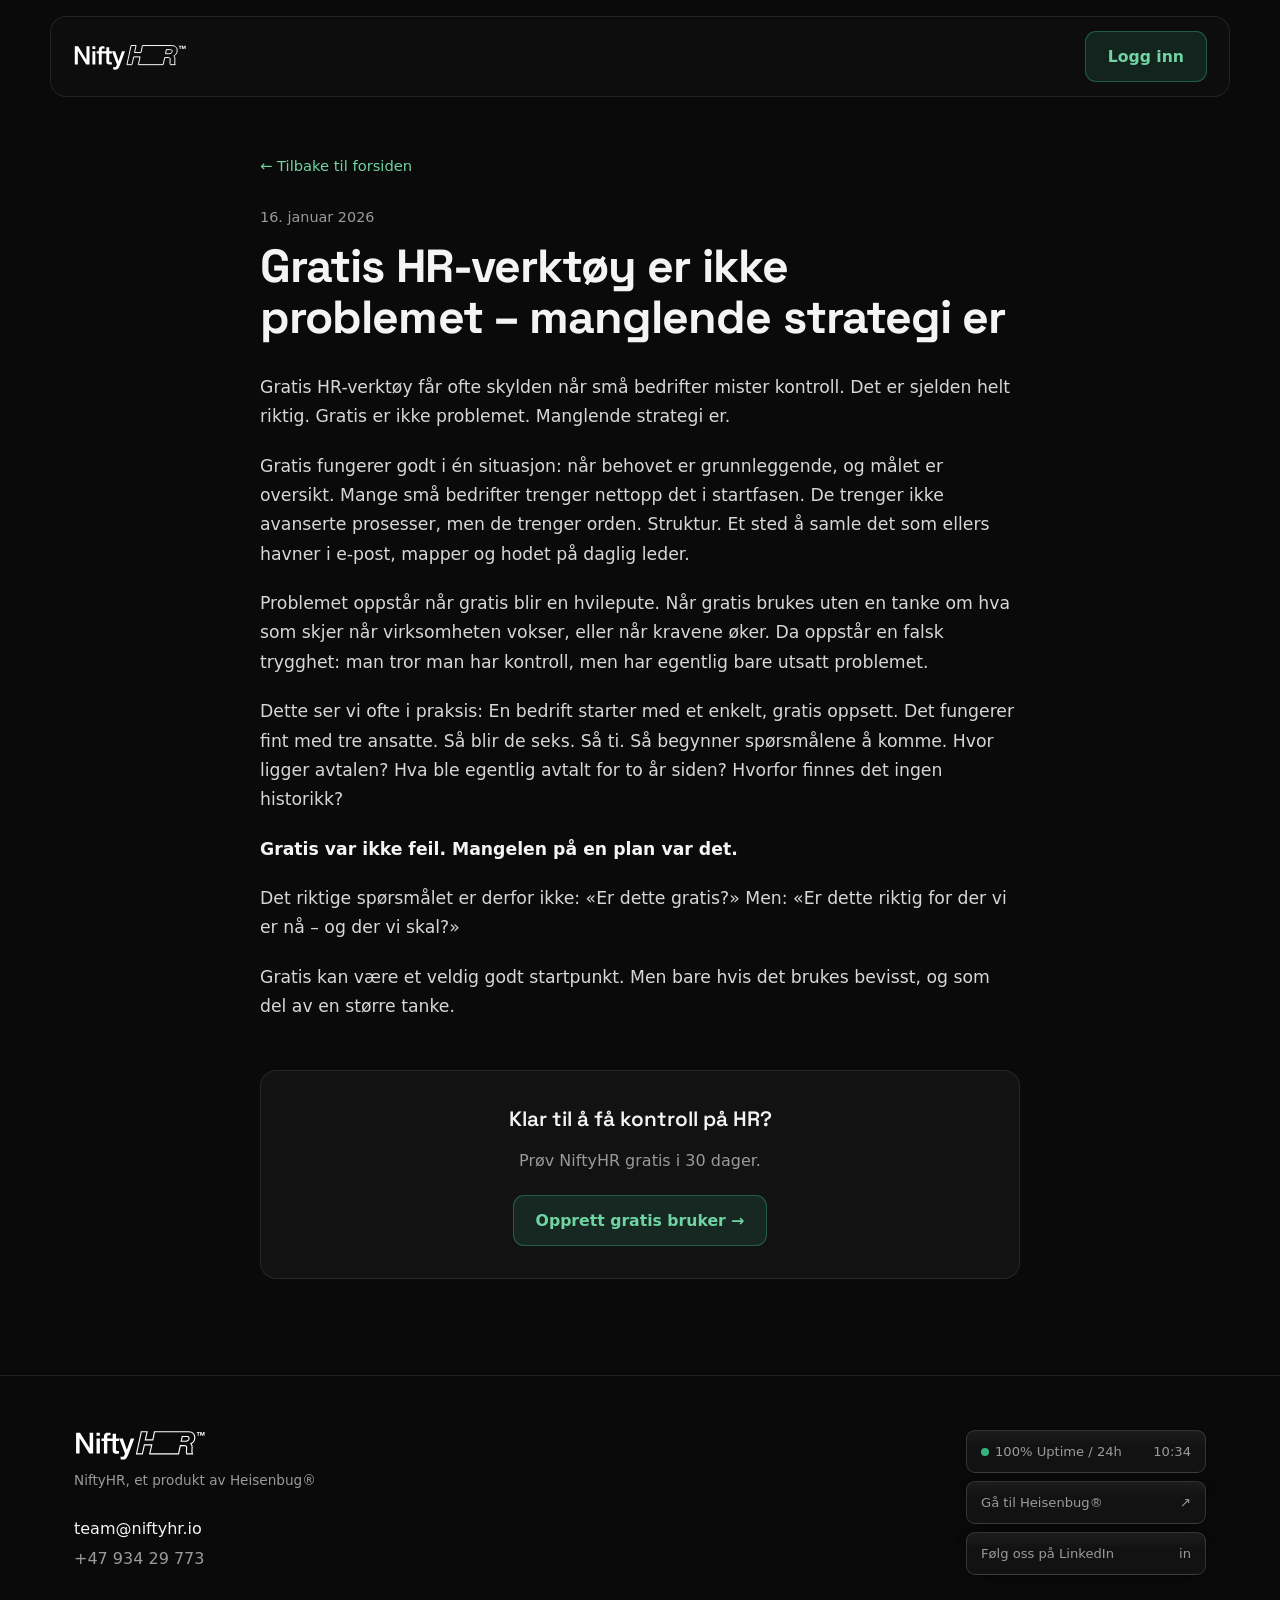
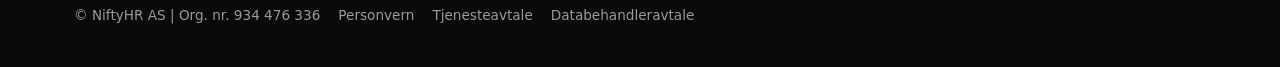
<file: posts/gratis-hr-verktoy-er-ikke-problemet-manglende-strategi-er.html>
<!DOCTYPE html>
<html lang="no">
<head>
<meta charset="UTF-8">
<meta name="viewport" content="width=device-width, initial-scale=1.0">
<title>Gratis HR-verktøy er ikke problemet – manglende strategi er – NiftyHR</title>
<meta name="description" content="Gratis HR-verktøy får ofte skylden når små bedrifter mister kontroll. Det er sjelden helt riktig. Gratis er ikke problemet – manglende strategi er.">
<meta property="og:title" content="Gratis HR-verktøy er ikke problemet – manglende strategi er">
<meta property="og:description" content="Gratis HR-verktøy får ofte skylden når små bedrifter mister kontroll. Det er sjelden helt riktig. Gratis er ikke problemet – manglende strategi er.">
<meta property="og:type" content="article">
<meta property="og:url" content="https://niftyhr.no/posts/gratis-hr-verktoy-er-ikke-problemet-manglende-strategi-er.html">
<link rel="canonical" href="https://niftyhr.no/posts/gratis-hr-verktoy-er-ikke-problemet-manglende-strategi-er.html">
<link rel="preconnect" href="https://fonts.googleapis.com">
<link rel="preconnect" href="https://fonts.gstatic.com" crossorigin>
<link href="https://fonts.googleapis.com/css2?family=Space+Grotesk:wght@400;500;600;700&display=swap" rel="stylesheet">
<link rel="stylesheet" href="/style.css">
<script type="application/ld+json">
{
  "@context": "https://schema.org",
  "@type": "BlogPosting",
  "headline": "Gratis HR-verktøy er ikke problemet – manglende strategi er",
  "description": "Gratis HR-verktøy får ofte skylden når små bedrifter mister kontroll. Det er sjelden helt riktig. Gratis er ikke problemet – manglende strategi er.",
  "datePublished": "2026-01-16",
  "inLanguage": "no",
  "mainEntityOfPage": "https://niftyhr.no/posts/gratis-hr-verktoy-er-ikke-problemet-manglende-strategi-er.html",
  "image": "https://niftyhr.no/niftyhr-logo.svg",
  "author": { "@type": "Organization", "name": "NiftyHR", "url": "https://niftyhr.no/" },
  "publisher": {
    "@type": "Organization",
    "name": "NiftyHR",
    "logo": { "@type": "ImageObject", "url": "https://niftyhr.no/niftyhr-logo.svg" }
  }
}
</script>
</head>
<body>
  <div class="topbar"><div class="topbar-inner">
    <a class="logo-link" href="/" aria-label="NiftyHR"><img class="logo-img" src="/niftyhr-logo.svg" alt="NiftyHR"></a>
    <a class="btn btn-green" href="https://www.niftyhr.io/auth/login">Logg inn</a>
  </div></div>

  <article class="post wrap">
    <a class="back" href="/">← Tilbake til forsiden</a>
    <div class="date">16. januar 2026</div>
    <h1>Gratis HR-verktøy er ikke problemet – manglende strategi er</h1>
    <div class="body">
<p>Gratis HR-verktøy får ofte skylden når små bedrifter mister kontroll. Det er sjelden helt riktig. Gratis er ikke problemet. Manglende strategi er.</p>
<p>Gratis fungerer godt i én situasjon: når behovet er grunnleggende, og målet er oversikt. Mange små bedrifter trenger nettopp det i startfasen. De trenger ikke avanserte prosesser, men de trenger orden. Struktur. Et sted å samle det som ellers havner i e-post, mapper og hodet på daglig leder.</p>
<p>Problemet oppstår når gratis blir en hvilepute. Når gratis brukes uten en tanke om hva som skjer når virksomheten vokser, eller når kravene øker. Da oppstår en falsk trygghet: man tror man har kontroll, men har egentlig bare utsatt problemet.</p>
<p>Dette ser vi ofte i praksis: En bedrift starter med et enkelt, gratis oppsett. Det fungerer fint med tre ansatte. Så blir de seks. Så ti. Så begynner spørsmålene å komme. Hvor ligger avtalen? Hva ble egentlig avtalt for to år siden? Hvorfor finnes det ingen historikk?</p>
<p><strong>Gratis var ikke feil. Mangelen på en plan var det.</strong></p>
<p>Det riktige spørsmålet er derfor ikke: «Er dette gratis?» Men: «Er dette riktig for der vi er nå – og der vi skal?»</p>
<p>Gratis kan være et veldig godt startpunkt. Men bare hvis det brukes bevisst, og som del av en større tanke.</p>
    </div>
    <div class="cta">
      <h3>Klar til å få kontroll på HR?</h3>
      <p>Prøv NiftyHR gratis i 30 dager.</p>
      <a class="btn btn-green" href="https://www.niftyhr.io/auth/sign-up">Opprett gratis bruker →</a>
    </div>
  </article>

  <footer>
    <div class="wrap">
      <div class="foot-grid">
        <div class="foot-left">
          <img class="logo-img" src="/niftyhr-logo.svg" alt="NiftyHR" style="height:30px;margin-bottom:10px">
          <div class="foot-tag">NiftyHR, et produkt av Heisenbug®</div>
          <div class="foot-contact">
            <a href="mailto:team@niftyhr.io">team@niftyhr.io</a>
            <a class="phone" href="tel:+4793429773">+47 934 29 773</a>
          </div>
        </div>
        <div class="status">
          <div><span><span class="dot"></span>100% Uptime / 24h</span><span>10:34</span></div>
          <a href="https://heisenbug.no/">Gå til Heisenbug® <span>↗</span></a>
          <a href="https://www.linkedin.com/company/nifty-hr/">Følg oss på LinkedIn <span>in</span></a>
        </div>
      </div>
      <div class="foot-bottom">
        <span>© NiftyHR AS | Org. nr. 934 476 336</span>
        <a href="/betingelser/personvernerklaering.html">Personvern</a>
        <a href="/betingelser/tjenesteavtale.html">Tjenesteavtale</a>
        <a href="/betingelser/databehandleravtale.html">Databehandleravtale</a>
      </div>
    </div>
  </footer>
</body>
</html>
</file>
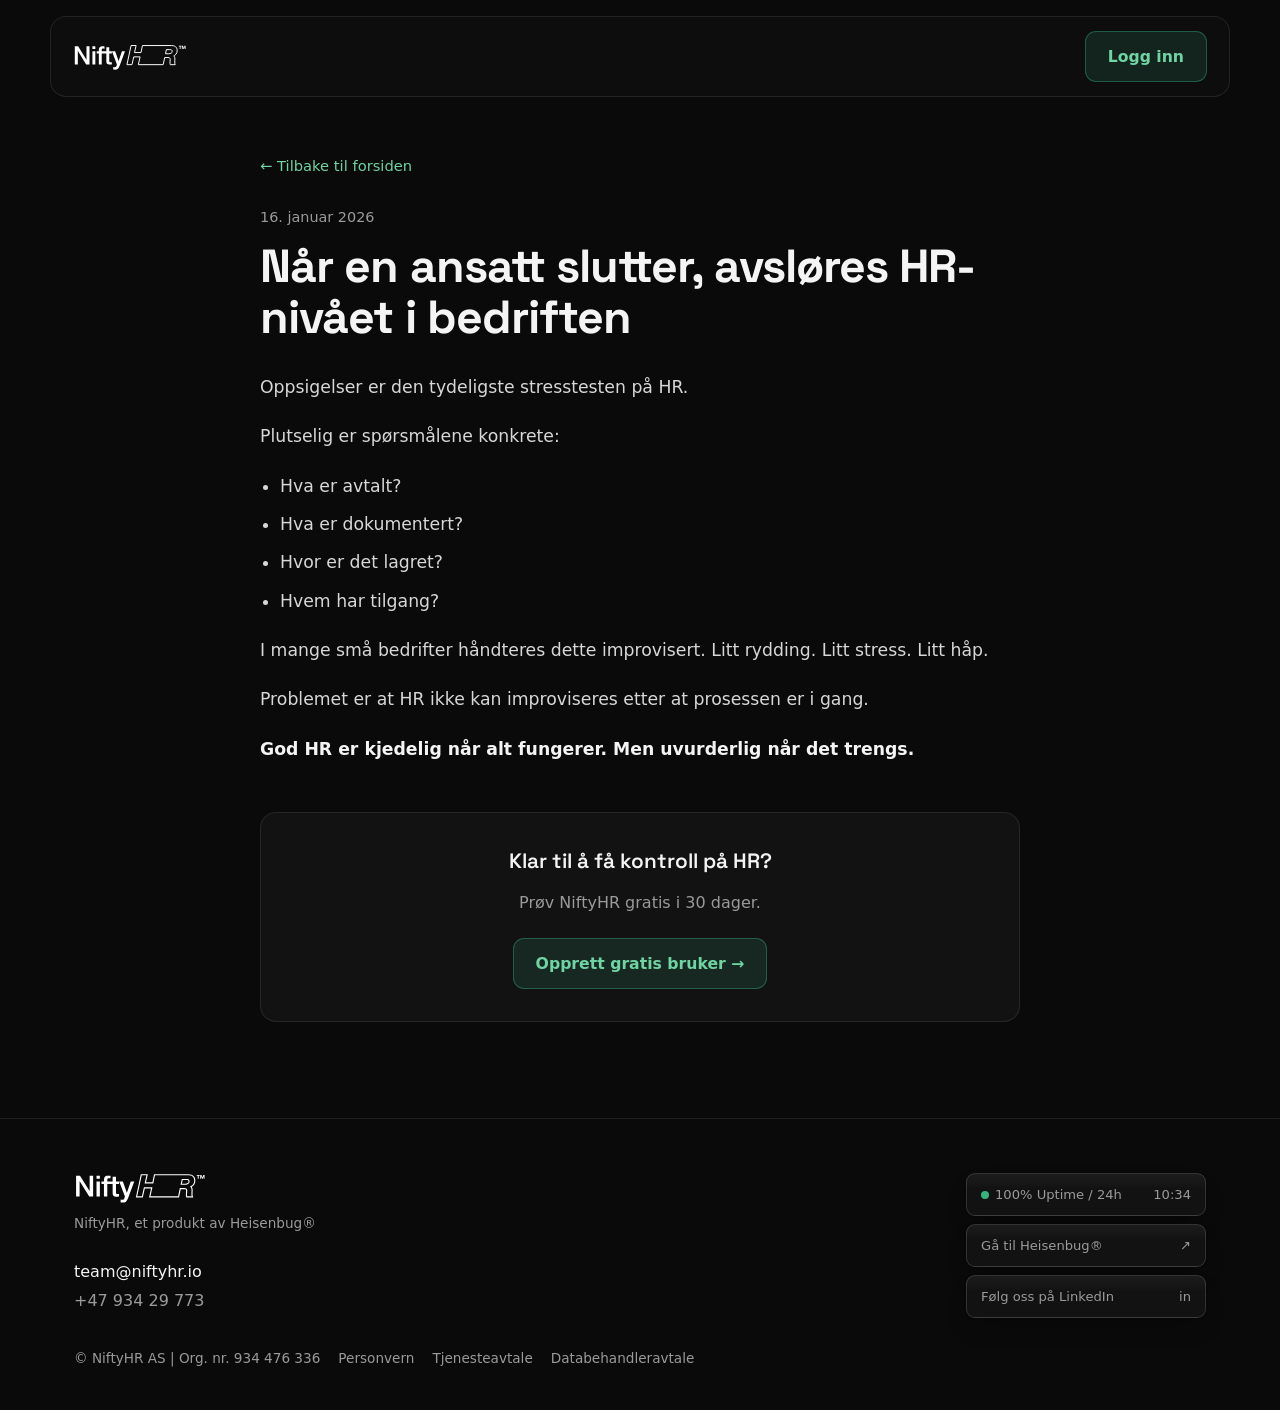
<file: posts/nar-en-ansatt-slutter-avslores-hr-nivaet-i-bedriften.html>
<!DOCTYPE html>
<html lang="no">
<head>
<meta charset="UTF-8">
<meta name="viewport" content="width=device-width, initial-scale=1.0">
<title>Når en ansatt slutter, avsløres HR-nivået i bedriften – NiftyHR</title>
<meta name="description" content="Oppsigelser er den tydeligste stresstesten på HR. Plutselig blir spørsmålene konkrete – og HR kan ikke improviseres etter at prosessen er i gang.">
<meta property="og:title" content="Når en ansatt slutter, avsløres HR-nivået i bedriften">
<meta property="og:description" content="Oppsigelser er den tydeligste stresstesten på HR. Plutselig blir spørsmålene konkrete – og HR kan ikke improviseres etter at prosessen er i gang.">
<meta property="og:type" content="article">
<meta property="og:url" content="https://niftyhr.no/posts/nar-en-ansatt-slutter-avslores-hr-nivaet-i-bedriften.html">
<link rel="canonical" href="https://niftyhr.no/posts/nar-en-ansatt-slutter-avslores-hr-nivaet-i-bedriften.html">
<link rel="preconnect" href="https://fonts.googleapis.com">
<link rel="preconnect" href="https://fonts.gstatic.com" crossorigin>
<link href="https://fonts.googleapis.com/css2?family=Space+Grotesk:wght@400;500;600;700&display=swap" rel="stylesheet">
<link rel="stylesheet" href="/style.css">
<script type="application/ld+json">
{
  "@context": "https://schema.org",
  "@type": "BlogPosting",
  "headline": "Når en ansatt slutter, avsløres HR-nivået i bedriften",
  "description": "Oppsigelser er den tydeligste stresstesten på HR. Plutselig blir spørsmålene konkrete – og HR kan ikke improviseres etter at prosessen er i gang.",
  "datePublished": "2026-01-16",
  "inLanguage": "no",
  "mainEntityOfPage": "https://niftyhr.no/posts/nar-en-ansatt-slutter-avslores-hr-nivaet-i-bedriften.html",
  "image": "https://niftyhr.no/niftyhr-logo.svg",
  "author": { "@type": "Organization", "name": "NiftyHR", "url": "https://niftyhr.no/" },
  "publisher": {
    "@type": "Organization",
    "name": "NiftyHR",
    "logo": { "@type": "ImageObject", "url": "https://niftyhr.no/niftyhr-logo.svg" }
  }
}
</script>
</head>
<body>
  <div class="topbar"><div class="topbar-inner">
    <a class="logo-link" href="/" aria-label="NiftyHR"><img class="logo-img" src="/niftyhr-logo.svg" alt="NiftyHR"></a>
    <a class="btn btn-green" href="https://www.niftyhr.io/auth/login">Logg inn</a>
  </div></div>

  <article class="post wrap">
    <a class="back" href="/">← Tilbake til forsiden</a>
    <div class="date">16. januar 2026</div>
    <h1>Når en ansatt slutter, avsløres HR-nivået i bedriften</h1>
    <div class="body">
<p>Oppsigelser er den tydeligste stresstesten på HR.</p>
<p>Plutselig er spørsmålene konkrete:</p>
<ul>
<li>Hva er avtalt?</li>
<li>Hva er dokumentert?</li>
<li>Hvor er det lagret?</li>
<li>Hvem har tilgang?</li>
</ul>
<p>I mange små bedrifter håndteres dette improvisert. Litt rydding. Litt stress. Litt håp.</p>
<p>Problemet er at HR ikke kan improviseres etter at prosessen er i gang.</p>
<p><strong>God HR er kjedelig når alt fungerer. Men uvurderlig når det trengs.</strong></p>
    </div>
    <div class="cta">
      <h3>Klar til å få kontroll på HR?</h3>
      <p>Prøv NiftyHR gratis i 30 dager.</p>
      <a class="btn btn-green" href="https://www.niftyhr.io/auth/sign-up">Opprett gratis bruker →</a>
    </div>
  </article>

  <footer>
    <div class="wrap">
      <div class="foot-grid">
        <div class="foot-left">
          <img class="logo-img" src="/niftyhr-logo.svg" alt="NiftyHR" style="height:30px;margin-bottom:10px">
          <div class="foot-tag">NiftyHR, et produkt av Heisenbug®</div>
          <div class="foot-contact">
            <a href="mailto:team@niftyhr.io">team@niftyhr.io</a>
            <a class="phone" href="tel:+4793429773">+47 934 29 773</a>
          </div>
        </div>
        <div class="status">
          <div><span><span class="dot"></span>100% Uptime / 24h</span><span>10:34</span></div>
          <a href="https://heisenbug.no/">Gå til Heisenbug® <span>↗</span></a>
          <a href="https://www.linkedin.com/company/nifty-hr/">Følg oss på LinkedIn <span>in</span></a>
        </div>
      </div>
      <div class="foot-bottom">
        <span>© NiftyHR AS | Org. nr. 934 476 336</span>
        <a href="/betingelser/personvernerklaering.html">Personvern</a>
        <a href="/betingelser/tjenesteavtale.html">Tjenesteavtale</a>
        <a href="/betingelser/databehandleravtale.html">Databehandleravtale</a>
      </div>
    </div>
  </footer>
</body>
</html>
</file>
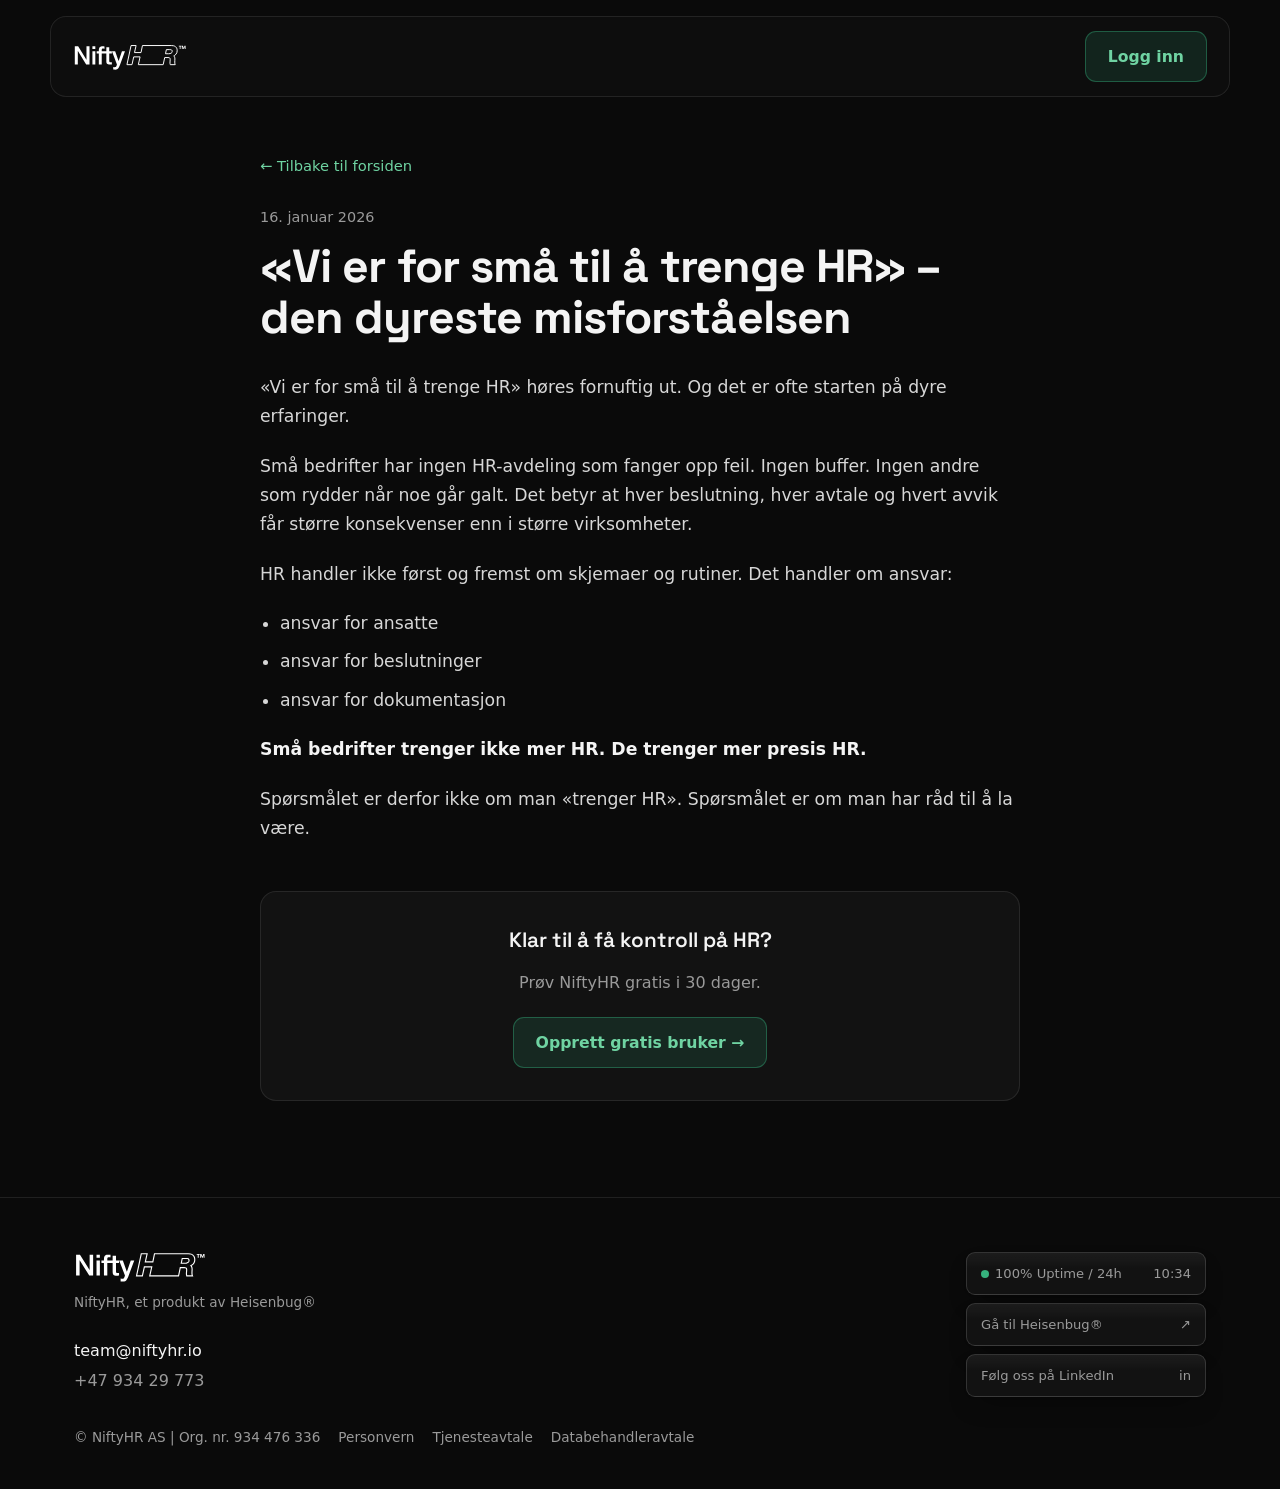
<file: posts/vi-er-for-sma-til-a-trenge-hr-den-dyreste-misforstaelsen.html>
<!DOCTYPE html>
<html lang="no">
<head>
<meta charset="UTF-8">
<meta name="viewport" content="width=device-width, initial-scale=1.0">
<title>«Vi er for små til å trenge HR» – den dyreste misforståelsen – NiftyHR</title>
<meta name="description" content="«Vi er for små til å trenge HR» høres fornuftig ut – og er ofte starten på dyre erfaringer. Små bedrifter trenger ikke mer HR, men mer presis HR.">
<meta property="og:title" content="«Vi er for små til å trenge HR» – den dyreste misforståelsen">
<meta property="og:description" content="«Vi er for små til å trenge HR» høres fornuftig ut – og er ofte starten på dyre erfaringer. Små bedrifter trenger ikke mer HR, men mer presis HR.">
<meta property="og:type" content="article">
<meta property="og:url" content="https://niftyhr.no/posts/vi-er-for-sma-til-a-trenge-hr-den-dyreste-misforstaelsen.html">
<link rel="canonical" href="https://niftyhr.no/posts/vi-er-for-sma-til-a-trenge-hr-den-dyreste-misforstaelsen.html">
<link rel="preconnect" href="https://fonts.googleapis.com">
<link rel="preconnect" href="https://fonts.gstatic.com" crossorigin>
<link href="https://fonts.googleapis.com/css2?family=Space+Grotesk:wght@400;500;600;700&display=swap" rel="stylesheet">
<link rel="stylesheet" href="/style.css">
<script type="application/ld+json">
{
  "@context": "https://schema.org",
  "@type": "BlogPosting",
  "headline": "«Vi er for små til å trenge HR» – den dyreste misforståelsen",
  "description": "«Vi er for små til å trenge HR» høres fornuftig ut – og er ofte starten på dyre erfaringer. Små bedrifter trenger ikke mer HR, men mer presis HR.",
  "datePublished": "2026-01-16",
  "inLanguage": "no",
  "mainEntityOfPage": "https://niftyhr.no/posts/vi-er-for-sma-til-a-trenge-hr-den-dyreste-misforstaelsen.html",
  "image": "https://niftyhr.no/niftyhr-logo.svg",
  "author": { "@type": "Organization", "name": "NiftyHR", "url": "https://niftyhr.no/" },
  "publisher": {
    "@type": "Organization",
    "name": "NiftyHR",
    "logo": { "@type": "ImageObject", "url": "https://niftyhr.no/niftyhr-logo.svg" }
  }
}
</script>
</head>
<body>
  <div class="topbar"><div class="topbar-inner">
    <a class="logo-link" href="/" aria-label="NiftyHR"><img class="logo-img" src="/niftyhr-logo.svg" alt="NiftyHR"></a>
    <a class="btn btn-green" href="https://www.niftyhr.io/auth/login">Logg inn</a>
  </div></div>

  <article class="post wrap">
    <a class="back" href="/">← Tilbake til forsiden</a>
    <div class="date">16. januar 2026</div>
    <h1>«Vi er for små til å trenge HR» – den dyreste misforståelsen</h1>
    <div class="body">
<p>«Vi er for små til å trenge HR» høres fornuftig ut. Og det er ofte starten på dyre erfaringer.</p>
<p>Små bedrifter har ingen HR-avdeling som fanger opp feil. Ingen buffer. Ingen andre som rydder når noe går galt. Det betyr at hver beslutning, hver avtale og hvert avvik får større konsekvenser enn i større virksomheter.</p>
<p>HR handler ikke først og fremst om skjemaer og rutiner. Det handler om ansvar:</p>
<ul>
<li>ansvar for ansatte</li>
<li>ansvar for beslutninger</li>
<li>ansvar for dokumentasjon</li>
</ul>
<p><strong>Små bedrifter trenger ikke mer HR. De trenger mer presis HR.</strong></p>
<p>Spørsmålet er derfor ikke om man «trenger HR». Spørsmålet er om man har råd til å la være.</p>
    </div>
    <div class="cta">
      <h3>Klar til å få kontroll på HR?</h3>
      <p>Prøv NiftyHR gratis i 30 dager.</p>
      <a class="btn btn-green" href="https://www.niftyhr.io/auth/sign-up">Opprett gratis bruker →</a>
    </div>
  </article>

  <footer>
    <div class="wrap">
      <div class="foot-grid">
        <div class="foot-left">
          <img class="logo-img" src="/niftyhr-logo.svg" alt="NiftyHR" style="height:30px;margin-bottom:10px">
          <div class="foot-tag">NiftyHR, et produkt av Heisenbug®</div>
          <div class="foot-contact">
            <a href="mailto:team@niftyhr.io">team@niftyhr.io</a>
            <a class="phone" href="tel:+4793429773">+47 934 29 773</a>
          </div>
        </div>
        <div class="status">
          <div><span><span class="dot"></span>100% Uptime / 24h</span><span>10:34</span></div>
          <a href="https://heisenbug.no/">Gå til Heisenbug® <span>↗</span></a>
          <a href="https://www.linkedin.com/company/nifty-hr/">Følg oss på LinkedIn <span>in</span></a>
        </div>
      </div>
      <div class="foot-bottom">
        <span>© NiftyHR AS | Org. nr. 934 476 336</span>
        <a href="/betingelser/personvernerklaering.html">Personvern</a>
        <a href="/betingelser/tjenesteavtale.html">Tjenesteavtale</a>
        <a href="/betingelser/databehandleravtale.html">Databehandleravtale</a>
      </div>
    </div>
  </footer>
</body>
</html>
</file>
<file: style.css>
/* ============ Designtokens (matchet mot niftyhr.io) ============ */
  :root{
    --bg:#0A0A0A;            /* near-black bakgrunn */
    --bg-2:#121212;          /* kort */
    --bg-3:#191919;          /* indre flater */
    --line:rgba(255,255,255,.09);
    --text:#F4F4F4;
    --muted:#9A9A9A;
    --green:#36B27D;         /* aksent (checkmarks, ring) */
    --green-soft:rgba(54,178,125,.14);
    --green-border:rgba(54,178,125,.40);
    --green-text:#6FD3A2;
    --green-deep:#11352A;    /* fyll på pris-knapp */
    --mint:#86D6A6;          /* donut-ring */
    --radius:14px;
    --maxw:1180px;
    --display:"Space Grotesk", system-ui, sans-serif;
    --body:system-ui,-apple-system,"Segoe UI",Roboto,Helvetica,Arial,sans-serif;
  }

  *{box-sizing:border-box;margin:0;padding:0}
  html{scroll-behavior:smooth}
  body{
    font-family:var(--body);background:var(--bg);color:var(--text);
    line-height:1.6;-webkit-font-smoothing:antialiased;overflow-x:hidden;
  }
  .wrap{max-width:var(--maxw);margin:0 auto;padding:0 24px}
  a{color:inherit}

  /* ============ Header (flytende pill) ============ */
  .topbar{position:sticky;top:16px;z-index:50;padding:0 16px;margin-top:16px}
  .topbar-inner{
    max-width:var(--maxw);margin:0 auto;display:flex;align-items:center;justify-content:space-between;
    background:rgba(15,15,15,.85);backdrop-filter:blur(12px);
    border:1px solid var(--line);border-radius:16px;padding:14px 22px;
  }
  /* Logo (tilnærmet – bytt gjerne til ekte SVG senere) */
  .logo{font-family:var(--display);font-weight:700;font-size:1.4rem;letter-spacing:-.01em;display:inline-flex;align-items:center;gap:3px}
  .logo .hr{border:1.6px solid currentColor;border-radius:5px;padding:1px 7px;font-style:italic;transform:skewX(-7deg);font-size:1.15rem;line-height:1}
  .logo sup{font-size:.55rem;color:var(--muted);font-weight:400}
  .logo-link{display:inline-flex}
  .logo-img{height:26px;width:auto;display:block}

  .btn{
    display:inline-flex;align-items:center;justify-content:center;gap:8px;
    font-weight:600;font-size:.98rem;padding:12px 22px;border-radius:11px;
    text-decoration:none;cursor:pointer;border:1px solid transparent;transition:transform .15s,filter .15s,border-color .15s
  }
  .btn-green{background:var(--green-soft);border-color:var(--green-border);color:var(--green-text)}
  .btn-green:hover{filter:brightness(1.15);transform:translateY(-1px)}
  .btn-ghost{background:transparent;border-color:var(--line);color:var(--text)}
  .btn-ghost:hover{border-color:var(--green-border);color:var(--green-text)}
  .btn-fill{background:var(--green-deep);border-color:var(--green-border);color:var(--green-text);width:100%}
  .btn-fill:hover{filter:brightness(1.25)}

  /* ============ Hero ============ */
  .hero{padding:84px 0 64px}
  .hero-grid{display:grid;grid-template-columns:1.05fr .95fr;gap:50px;align-items:center}
  .eyebrow{display:inline-flex;align-items:center;gap:8px;font-size:.82rem;color:var(--green-text);
    background:var(--green-soft);border:1px solid var(--green-border);padding:6px 14px;border-radius:999px;margin-bottom:24px}
  .hero h1{font-family:var(--display);font-weight:700;letter-spacing:-.03em;line-height:1.04;
    font-size:clamp(2.4rem,5vw,3.7rem);margin-bottom:22px}
  .hero p.lead{font-size:clamp(1.05rem,2vw,1.22rem);color:var(--muted);max-width:520px;margin-bottom:32px}
  .cta-row{display:flex;gap:14px;flex-wrap:wrap}
  .hero-note{margin-top:18px;font-size:.92rem;color:var(--muted)}
  .hero-note b{color:var(--text);font-weight:600}

  /* Produktforhåndsvisning (ferie & fravær) */
  .preview{background:var(--bg-2);border:1px solid var(--line);border-radius:18px;padding:22px;
    box-shadow:0 30px 80px -30px rgba(0,0,0,.8)}
  .preview-head{display:flex;align-items:center;justify-content:space-between;margin-bottom:18px}
  .preview-head h4{font-family:var(--display);font-weight:600;font-size:1.05rem}
  .pill{font-size:.72rem;color:var(--green-text);background:var(--green-soft);border:1px solid var(--green-border);padding:3px 10px;border-radius:999px}
  .donut-wrap{display:flex;align-items:center;gap:22px;background:var(--bg-3);border:1px solid var(--line);border-radius:12px;padding:20px;margin-bottom:14px}
  .donut{width:104px;height:104px;border-radius:50%;flex:0 0 auto;
    background:conic-gradient(var(--mint) 0 86%, #2a2a2a 86% 100%);
    display:flex;align-items:center;justify-content:center;position:relative}
  .donut::after{content:"";position:absolute;inset:13px;border-radius:50%;background:var(--bg-3)}
  .donut div{position:relative;z-index:1;text-align:center}
  .donut span{font-family:var(--display);font-weight:700;font-size:1.6rem;line-height:1}
  .donut small{display:block;font-size:.66rem;color:#CFCFCF;font-weight:500;max-width:62px;margin:4px auto 0;line-height:1.15}
  .donut-meta p{font-size:.8rem;color:var(--muted);margin-bottom:8px}
  .chips{display:flex;flex-wrap:wrap;gap:7px}
  .chip{font-size:.74rem;color:var(--muted);background:var(--bg-2);border:1px solid var(--line);padding:5px 10px;border-radius:8px}
  .chip b{color:var(--text)}
  .row{display:flex;align-items:center;justify-content:space-between;background:var(--bg-3);border:1px solid var(--line);border-radius:10px;padding:11px 14px;margin-top:9px}
  .row .left{display:flex;align-items:center;gap:10px;font-size:.86rem}
  .row .ic{width:24px;height:24px;border-radius:6px;background:var(--green-soft);display:flex;align-items:center;justify-content:center;color:var(--green-text);font-size:.8rem}
  .row .ok{font-size:.72rem;color:var(--green-text);background:var(--green-soft);border:1px solid var(--green-border);padding:3px 10px;border-radius:999px}

  /* ============ Seksjonshoder ============ */
  .section{padding:80px 0}
  .section-head{margin-bottom:48px}
  .section-head h2{font-family:var(--display);font-weight:600;font-size:clamp(1.9rem,4vw,2.6rem);letter-spacing:-.02em;margin-bottom:12px}
  .section-head p{color:var(--muted);max-width:560px}

  /* ============ Funksjoner ============ */
  .feat-grid{display:grid;grid-template-columns:repeat(3,1fr);gap:20px}
  .feat{background:var(--bg-2);border:1px solid var(--line);border-radius:var(--radius);padding:26px;position:relative}
  .feat .fic{width:42px;height:42px;border-radius:10px;background:var(--green-soft);border:1px solid var(--green-border);
    display:flex;align-items:center;justify-content:center;margin-bottom:16px;font-size:1.2rem}
  .feat h3{font-family:var(--display);font-weight:600;font-size:1.15rem;margin-bottom:7px}
  .feat p{color:var(--muted);font-size:.96rem}

  /* ============ Video ============ */
  .video-sec{text-align:center}
  .video-sec .section-head{margin-left:auto;margin-right:auto}
  .video-sec .section-head h2,.video-sec .section-head p{margin-left:auto;margin-right:auto}
  .video{position:relative;max-width:900px;margin:0 auto;aspect-ratio:16/9;border-radius:16px;overflow:hidden;
    border:1px solid var(--line);cursor:pointer;background:#000 center/cover no-repeat}
  .video .play{position:absolute;inset:0;margin:auto;width:74px;height:74px;border-radius:50%;
    background:rgba(10,10,10,.7);border:1px solid var(--green-border);display:flex;align-items:center;justify-content:center}
  .video .play::before{content:"";border-style:solid;border-width:13px 0 13px 22px;border-color:transparent transparent transparent var(--green-text);margin-left:5px}
  .video iframe{width:100%;height:100%;border:0;display:block}

  /* ============ Priser ============ */
  .price-grid{display:grid;grid-template-columns:repeat(3,1fr);gap:22px;align-items:stretch}
  .plan{background:var(--bg-2);border:1px solid var(--line);border-radius:18px;padding:32px 28px;position:relative;display:flex;flex-direction:column}
  .plan.featured{border-color:var(--green-border);box-shadow:0 0 0 1px var(--green-border) inset}
  .plan .tier{color:var(--green-text);font-weight:600;font-size:1.05rem;text-align:center;margin-bottom:10px}
  .plan .price{font-family:var(--display);font-weight:700;font-size:2.6rem;text-align:center;letter-spacing:-.02em}
  .plan .per{text-align:center;color:var(--muted);font-size:.9rem;margin-top:2px;min-height:20px}
  .plan .who{text-align:center;color:var(--muted);font-size:.95rem;padding:18px 0;border-top:1px solid var(--line);border-bottom:1px solid var(--line);margin:22px 0;height:88px}
  .plan ul{list-style:none;display:grid;gap:14px;align-content:start;margin-top:24px}
  .plan li{display:flex;gap:12px;align-items:flex-start;font-size:.96rem}
  .check{flex:0 0 22px;width:22px;height:22px;border-radius:50%;background:var(--green);display:flex;align-items:center;justify-content:center}
  .check svg{width:13px;height:13px;stroke:#06140E;stroke-width:3;fill:none}
  .price-note{text-align:center;color:var(--muted);font-size:.85rem;margin-top:32px}

  /* ============ Artikler ============ */
  .art-grid{display:grid;grid-template-columns:repeat(4,1fr);gap:18px}
  .art{background:var(--bg-2);border:1px solid var(--line);border-radius:var(--radius);padding:24px;display:flex;flex-direction:column;text-decoration:none;position:relative}
  .art .date{font-size:.82rem;color:var(--muted);padding-bottom:14px;border-bottom:1px solid var(--line);margin-bottom:14px}
  .art h3{font-family:var(--display);font-weight:600;font-size:1.08rem;line-height:1.25;margin-bottom:10px}
  .art p{color:var(--muted);font-size:.9rem;flex:1}
  .art .read{margin-top:18px;display:flex;align-items:center;justify-content:space-between;color:var(--green-text);font-size:.92rem;text-decoration:none}

  /* ============ FAQ ============ */
  .faq-grid{display:grid;grid-template-columns:1fr 1fr;gap:14px}
  details{background:var(--bg-2);border:1px solid var(--line);border-radius:12px;overflow:hidden}
  summary{list-style:none;cursor:pointer;padding:17px 20px;display:flex;align-items:center;justify-content:space-between;font-size:1rem}
  summary::-webkit-details-marker{display:none}
  summary::after{content:"⌄";color:var(--muted);font-size:1.1rem;transition:transform .2s}
  details[open] summary::after{transform:rotate(180deg)}
  details .ans{padding:0 20px 18px;color:var(--muted);font-size:.95rem}

  /* ============ Footer ============ */
  footer{border-top:1px solid var(--line);padding:54px 0 40px;margin-top:40px}
  .foot-grid{display:flex;justify-content:space-between;gap:40px;flex-wrap:wrap}
  .foot-left .logo{font-size:1.5rem;margin-bottom:8px}
  .foot-tag{color:var(--muted);font-size:.85rem;margin-bottom:24px}
  .foot-contact a{display:block;text-decoration:none;color:var(--text);margin-bottom:4px}
  .foot-contact .phone{color:var(--muted)}
  .foot-bottom{margin-top:30px;color:var(--muted);font-size:.85rem;display:flex;gap:18px;flex-wrap:wrap}
  .foot-bottom a{color:var(--muted);text-decoration:none}
  .foot-bottom a:hover{color:var(--green-text)}
  .status{display:grid;gap:8px;min-width:240px}
  .status a,.status div{display:flex;align-items:center;justify-content:space-between;background:var(--bg-2);border:1px solid var(--line);
    border-radius:9px;padding:9px 14px;font-size:.82rem;color:var(--muted);text-decoration:none}
  .status a:hover{border-color:var(--green-border)}
  .dot{width:8px;height:8px;border-radius:50%;background:var(--green);display:inline-block;margin-right:6px}

  /* ============ Mobil ============ */
  @media(max-width:920px){
    .hero-grid{grid-template-columns:1fr;gap:40px}
    .feat-grid{grid-template-columns:1fr 1fr}
    .price-grid{grid-template-columns:1fr}
    .art-grid{grid-template-columns:1fr 1fr}
    .faq-grid{grid-template-columns:1fr}
  }
  @media(max-width:600px){
    .feat-grid{grid-template-columns:1fr}
    .art-grid{grid-template-columns:1fr}
    .hero{padding:48px 0 40px}
  }

  /* Tilgjengelighet */
  a:focus-visible,.btn:focus-visible,summary:focus-visible,.video:focus-visible{outline:2px solid var(--green-text);outline-offset:3px}
  @media(prefers-reduced-motion:reduce){*{transition:none!important;scroll-behavior:auto}}

  /* ============ Artikkel (blogg) ============ */
  .post{max-width:760px;margin:0 auto;padding:56px 0}
  .post .back{display:inline-block;color:var(--green-text);text-decoration:none;font-size:.92rem;margin-bottom:28px}
  .post .date{color:var(--muted);font-size:.9rem;margin-bottom:12px}
  .post h1{font-family:var(--display);font-weight:700;letter-spacing:-.02em;font-size:clamp(2rem,4.5vw,2.9rem);line-height:1.1;margin-bottom:30px}
  .post .body{font-size:1.08rem;color:#D7D7D7;line-height:1.7}
  .post .body p{margin-bottom:20px}
  .post .body ul{margin:0 0 20px 20px;display:grid;gap:9px}
  .post .body strong{color:var(--text);font-weight:600}
  .post .cta{margin-top:48px;padding:32px;background:var(--bg-2);border:1px solid var(--line);border-radius:16px;text-align:center}
  .post .cta h3{font-family:var(--display);font-weight:600;font-size:1.3rem;margin-bottom:12px}
  .post .cta p{color:var(--muted);margin-bottom:22px}

  /* ============ Konvertering: header-CTA + trygghetssignaler ============ */
  .cta-group{display:flex;align-items:center;gap:10px}
  @media(max-width:600px){
    /* Mobil: vis «Logg inn» i headeren, skjul «Opprett gratis bruker»
       (hero har allerede en tydelig opprett-bruker-CTA rett under) */
    .cta-group .btn-green{display:none}
    .topbar-inner{padding:12px 16px}
    .header-login{padding:11px 16px;font-size:.9rem}
  }
  .trust{display:flex;flex-wrap:wrap;gap:10px 22px;margin-top:24px;color:var(--muted);font-size:.88rem}
  .trust span{display:inline-flex;align-items:center;gap:8px}
  .trust span::before{content:"";width:6px;height:6px;border-radius:50%;background:var(--green)}

  /* Slutt-CTA */
  .end{text-align:center}
  .end .section-head{margin-left:auto;margin-right:auto}
  .end .section-head h2,.end .section-head p{margin-left:auto;margin-right:auto}
  .end .cta-row{justify-content:center}

  /* ============ Kontakt / leadfangst ============ */
  .lead-sec{padding:80px 0}
  .lead-card{background:var(--bg-2);border:1px solid var(--line);border-radius:18px;padding:44px;
    display:grid;grid-template-columns:1fr 1fr;gap:48px;align-items:start}
  .lead-card h2{font-family:var(--display);font-weight:600;font-size:clamp(1.7rem,3.4vw,2.2rem);
    letter-spacing:-.02em;line-height:1.12;margin-bottom:14px}
  .lead-intro{color:var(--muted);font-size:1.02rem;max-width:440px;margin-bottom:28px}
  .lead-points{display:grid;gap:14px;margin-bottom:32px}
  .lead-points div{display:flex;gap:12px;align-items:flex-start;font-size:.96rem}
  .lead-direct{border-top:1px solid var(--line);padding-top:24px}
  .lead-direct p{color:var(--muted);font-size:.86rem;margin-bottom:10px}
  .lead-direct .links{display:flex;flex-wrap:wrap;gap:10px}
  .lead-direct a{display:inline-flex;align-items:center;background:var(--bg-3);border:1px solid var(--line);
    border-radius:10px;padding:11px 16px;font-size:.92rem;color:var(--text);text-decoration:none;min-height:44px}
  .lead-direct a:hover{border-color:var(--green-border);color:var(--green-text)}

  .lead-form-wrap{background:var(--bg-3);border:1px solid var(--line);border-radius:14px;padding:32px}
  .lead-form{display:grid;gap:18px}
  .field{display:grid;gap:7px}
  .field label{font-size:.88rem;color:var(--text);font-weight:500}
  .field label span{color:var(--muted);font-weight:400}
  .field input,.field select,.field textarea{
    background:var(--bg-2);border:1px solid rgba(255,255,255,.14);border-radius:10px;padding:13px 14px;
    color:var(--text);font-size:1rem;font-family:inherit;width:100%}
  .field input,.field select{min-height:48px}
  .field textarea{line-height:1.5;resize:vertical}
  .field input::placeholder,.field textarea::placeholder{color:#6E6E6E}
  .field input:focus,.field select:focus,.field textarea:focus{border-color:var(--green);outline:none}
  .lead-form button{width:100%;min-height:50px;font-size:1rem;cursor:pointer;font-family:inherit}
  .lead-privacy{color:var(--muted);font-size:.8rem;line-height:1.5}
  .hp{position:absolute;left:-9999px;width:1px;height:1px;opacity:0}
  .lead-thanks{display:grid;gap:16px;justify-items:center;text-align:center;padding:28px 0}
  .lead-thanks .tick{width:52px;height:52px;border-radius:50%;background:var(--green-soft);
    border:1px solid var(--green-border);color:var(--green-text);display:flex;align-items:center;
    justify-content:center;font-size:1.5rem}
  .lead-thanks h3{font-family:var(--display);font-weight:600;font-size:1.3rem}
  .lead-thanks p{color:var(--muted);font-size:.96rem;max-width:320px}
  .lead-error{color:#E88;font-size:.88rem}
  /* Respekter hidden-attributtet selv om display er satt via klasse */
  .lead-form[hidden],.lead-thanks[hidden],.lead-error[hidden]{display:none}
  @media(max-width:920px){
    .lead-card{grid-template-columns:1fr;gap:36px;padding:32px 24px}
    .lead-form-wrap{padding:24px}
  }

  /* ============ Juridiske sider (.post .body-overskrifter/lenker) ============ */
  .post .body h2{font-family:var(--display);font-weight:600;font-size:1.35rem;letter-spacing:-.01em;margin:36px 0 12px}
  .post .body h3{font-family:var(--display);font-weight:600;font-size:1.06rem;margin:24px 0 8px}
  .post .body a{color:var(--green-text);text-decoration:underline}
  .post .body .updated{color:var(--muted);font-size:.9rem;margin-bottom:24px}

/* ============ Hero: ekte produktskjermbilde ============ */
.shot{margin:0;position:relative}
/* Svakt radialt lys bak kortet – gir produktet et visuelt fokuspunkt */
.shot::before{content:"";position:absolute;inset:-14% -10% -18%;pointer-events:none;
  background:radial-gradient(58% 58% at 52% 40%,rgba(54,178,125,.13),
    rgba(54,178,125,.04) 55%,transparent 78%);filter:blur(4px)}
.shot .frame{position:relative;border:1px solid rgba(255,255,255,.14);border-radius:16px;
  overflow:hidden;background:var(--bg-2);
  box-shadow:0 2px 4px rgba(0,0,0,.3),0 18px 40px -18px rgba(0,0,0,.7),
    0 44px 90px -40px rgba(0,0,0,.85)}
/* Indre highlight langs øvre kant */
.shot .frame::after{content:"";position:absolute;inset:0;border-radius:16px;pointer-events:none;
  background:linear-gradient(180deg,rgba(255,255,255,.07),rgba(255,255,255,0) 42%)}
.shot img{display:block;width:100%;height:auto}
.shot figcaption{position:relative;margin-top:14px;color:var(--muted);font-size:.86rem}
@media(max-width:920px){
  .shot::before{inset:-8% -6% -10%}
  .shot .frame,.shot .frame::after{border-radius:12px}
  .shot figcaption{text-align:center}
}

/* ============ Felles boksbehandling (kant + highlight + dybde) ============ */
/* Highlight legges som gradient over kortfargen, så den virker også på
   <details> uten bruk av pseudoelementer. */
.feat,
.plan,
.art,
details,
.lead-card,
.status a,
.status div{
  background:linear-gradient(180deg,rgba(255,255,255,.045),rgba(255,255,255,0) 38%),var(--bg-2);
  border-color:rgba(255,255,255,.14);
  box-shadow:0 1px 2px rgba(0,0,0,.28),0 12px 28px -14px rgba(0,0,0,.6);
}

/* FAQ-svar med flere avsnitt */
details .ans p{margin-bottom:12px;line-height:1.6}
details .ans p:last-child{margin-bottom:0}
.lead-form-wrap{
  background:linear-gradient(180deg,rgba(255,255,255,.045),rgba(255,255,255,0) 38%),var(--bg-3);
  border-color:rgba(255,255,255,.14);
  box-shadow:0 1px 2px rgba(0,0,0,.28),0 12px 28px -14px rgba(0,0,0,.6);
}
/* Fremhevet priskort: behold grønn kant, legg dybden oppå */
.plan.featured{
  border-color:rgba(54,178,125,.46);
  box-shadow:0 0 0 1px var(--green-border) inset,
             0 1px 2px rgba(0,0,0,.28),
             0 12px 28px -14px rgba(0,0,0,.6);
}
.video{
  border-color:rgba(255,255,255,.14);
  box-shadow:0 1px 2px rgba(0,0,0,.28),0 12px 28px -14px rgba(0,0,0,.6);
}

/* ============ Priser: nedtrekk for resten av listen ============ */
/* grid-template-rows 0fr → 1fr gir myk høyde-animasjon uten JS-målinger.
   visibility:hidden holder skjulte punkter ute av tastatur og skjermleser. */
.plan .more{display:grid;grid-template-rows:0fr;visibility:hidden;
  transition:grid-template-rows .38s cubic-bezier(.4,0,.2,1),visibility .38s}
.plan .more > div{overflow:hidden}
.plan.open .more{grid-template-rows:1fr;visibility:visible}
.plan .more ul{margin-top:14px}
.plan .toggle{margin-top:16px;background:none;border:0;padding:8px 0;min-height:44px;
  color:var(--green-text);font-family:inherit;font-size:.92rem;font-weight:600;
  text-align:left;cursor:pointer;display:inline-flex;align-items:center;gap:8px}
.plan .toggle:hover{color:#8EE0B8}
.plan .toggle .arrow{transition:transform .3s ease}
.plan.open .toggle .arrow{transform:rotate(180deg)}
/* Avstandsholder: kortene blir like høye uten at knappen løsner fra listen */
.plan .grow{flex:1}
@media(prefers-reduced-motion:reduce){
  .plan .more,.plan .toggle .arrow{transition:none}
}

/* ============ Bevegelse: scroll-avsløring + hover-pop ============ */
/* Skjul-tilstanden ligger bak .js-anim, som scriptet legger på <html>.
   Uten JS – eller hvis scriptet feiler – vises alt innhold som normalt. */
.js-anim [data-reveal]{opacity:0;translate:0 18px}
[data-reveal]{
  transition:opacity .55s ease,
             translate .55s cubic-bezier(.2,.7,.2,1),
             transform .3s cubic-bezier(.2,.8,.3,1),
             box-shadow .25s ease,
             border-color .25s ease;
}
.js-anim [data-reveal].inn{opacity:1;translate:0 0}

/* Hover-pop: løft + lett skalering, kortet legger seg foran naboene */
.feat:hover,.art:hover,.plan:hover{
  z-index:2;
  box-shadow:0 2px 4px rgba(0,0,0,.32),0 26px 54px -22px rgba(0,0,0,.78);
}
.feat:hover{transform:translateY(-4px) scale(1.025);border-color:rgba(255,255,255,.26)}
.art:hover{transform:translateY(-4px) scale(1.025);border-color:rgba(54,178,125,.55)}
/* Priskortene er større, så de skalerer litt mindre */
.plan:hover{transform:translateY(-4px) scale(1.02)}

@media(prefers-reduced-motion:reduce){
  .js-anim [data-reveal]{opacity:1;translate:0 0}
  [data-reveal]{transition:none}
  .feat:hover,.art:hover,.plan:hover{transform:none}
}
</file>
